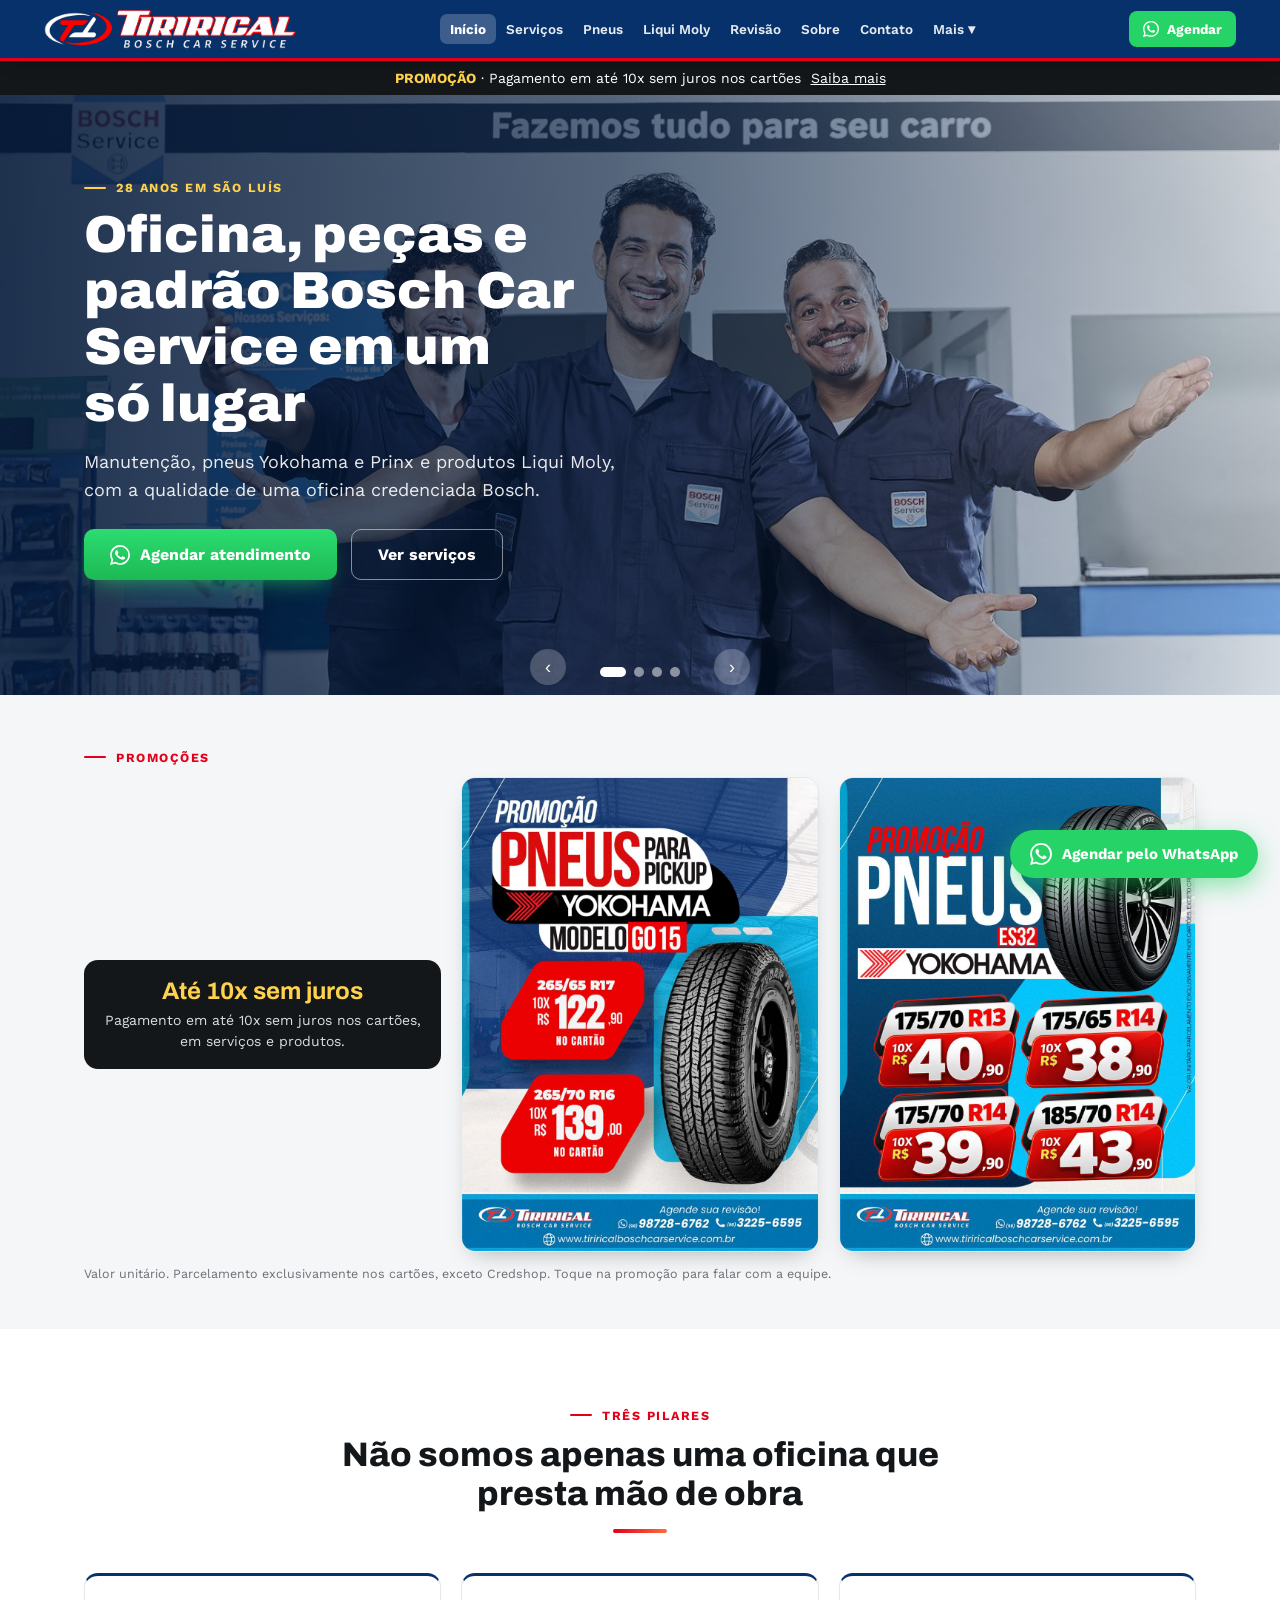
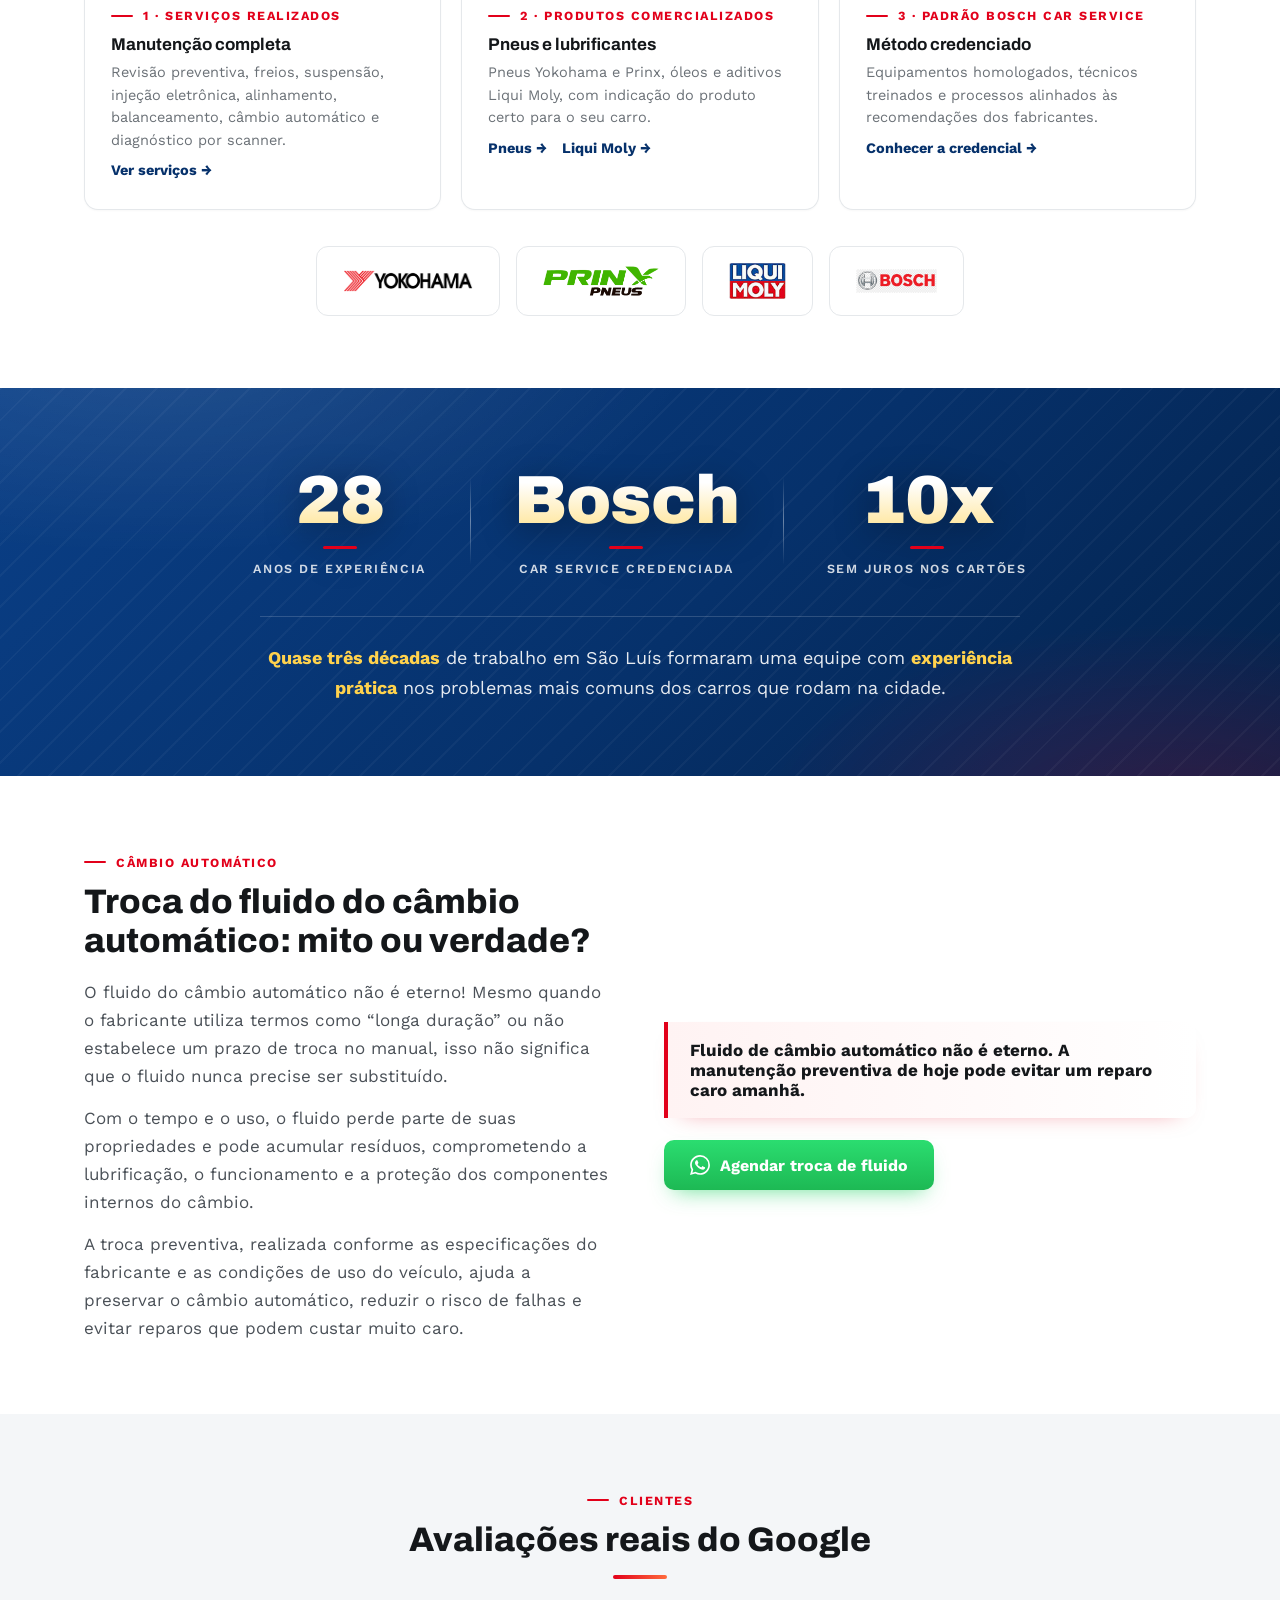
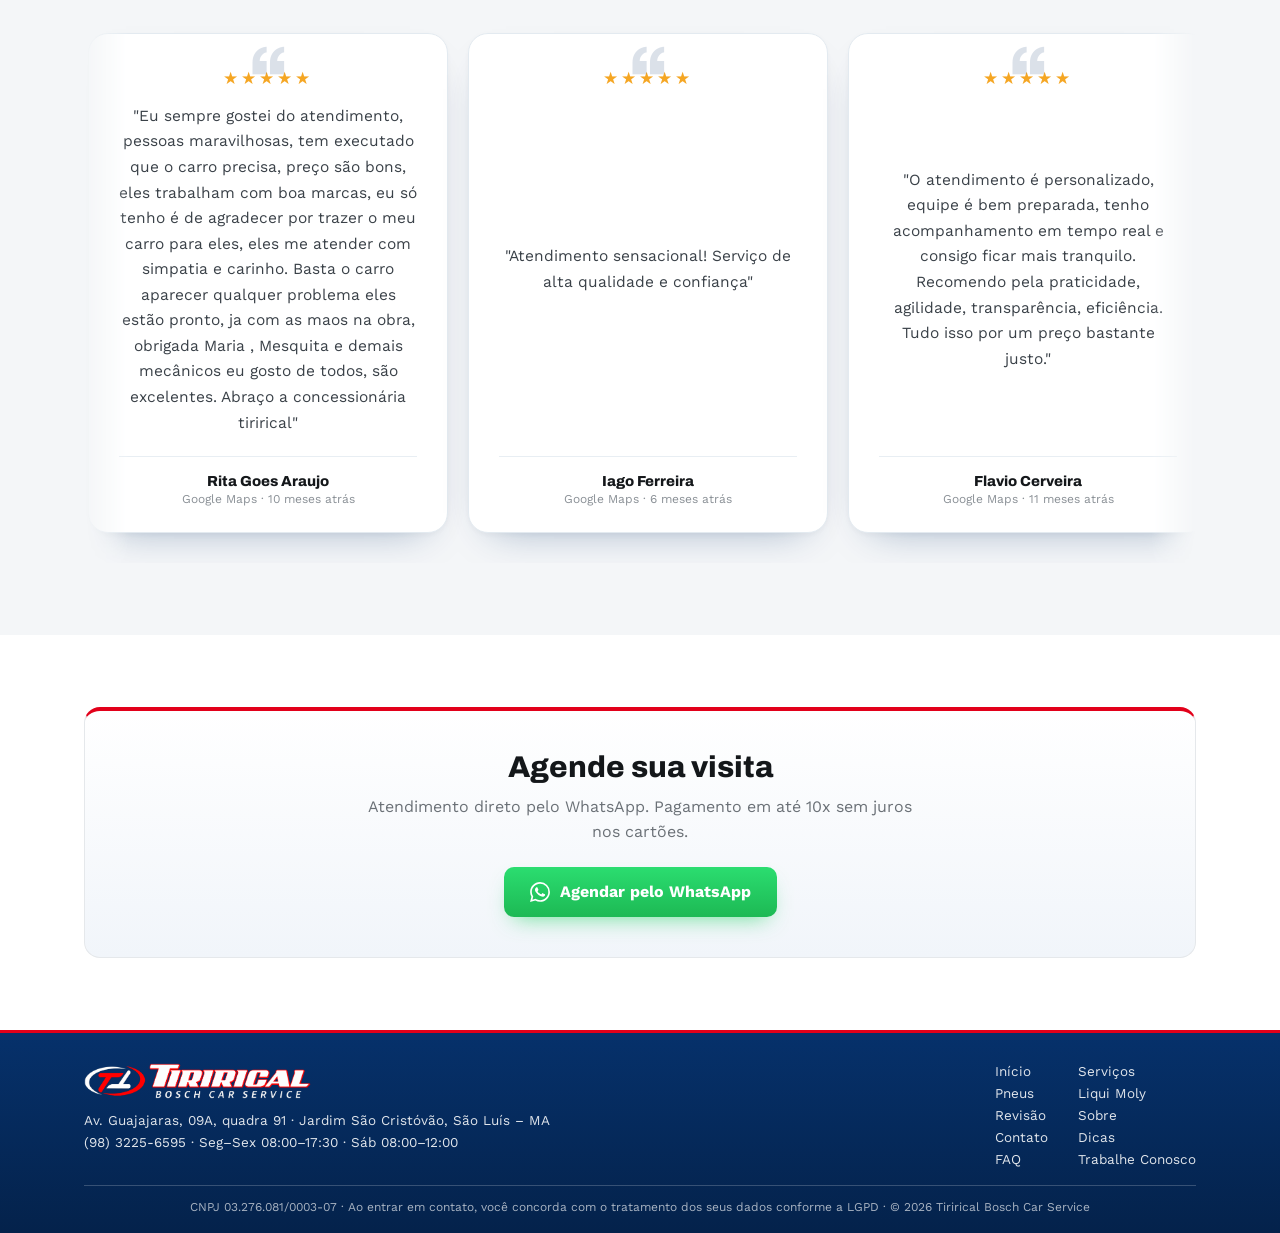
<file: index.html>
<!DOCTYPE html>
<html lang="pt-BR"><head><meta charset="utf-8"><meta name="viewport" content="width=device-width,initial-scale=1"><title>Início | Tirirical Bosch Car Service</title>
<link rel="preconnect" href="https://fonts.googleapis.com"><link rel="preconnect" href="https://fonts.gstatic.com" crossorigin>
<link href="https://fonts.googleapis.com/css2?family=Archivo:wght@600;700;800;900&family=Work+Sans:wght@400;500;600;700&display=swap" rel="stylesheet">
<link rel="stylesheet" href="site.css"><script src="site.js" defer></script></head><body>
<header class="hdr"><div class="in"><a class="brand" href="index.html"><img class="logo-t" src="assets/logo-tirirical.png" alt="Tirirical Bosch Car Service"></a>
<nav class="nav"><a href="index.html" class="on">Início</a><a href="servicos.html">Serviços</a><a href="pneus.html">Pneus</a><a href="liquimoly.html">Liqui Moly</a><a href="revisao.html">Revisão</a><a href="sobre.html">Sobre</a><a href="contato.html">Contato</a><div class="more"><span tabindex="0">Mais ▾</span><div class="panel"><a href="dicas.html">Dicas</a><a href="faq.html">FAQ</a><a href="trabalhe-conosco.html">Trabalhe Conosco</a></div></div></nav>
<a class="hcta" href="https://wa.me/559832256595?text=Vim%20do%20site.%20Gostaria%20de%20agendar%20um%20atendimento." target="_blank" rel="noopener"><svg viewBox="0 0 24 24" fill="currentColor"><path d="M17.472 14.382c-.297-.149-1.758-.867-2.03-.967-.273-.099-.471-.148-.67.15-.197.297-.767.966-.94 1.164-.173.199-.347.223-.644.075-.297-.15-1.255-.463-2.39-1.475-.883-.788-1.48-1.761-1.653-2.059-.173-.297-.018-.458.13-.606.134-.133.298-.347.446-.52.149-.174.198-.298.298-.497.099-.198.05-.371-.025-.52-.075-.149-.669-1.612-.916-2.207-.242-.579-.487-.5-.669-.51-.173-.008-.371-.01-.57-.01-.198 0-.52.074-.792.372-.272.297-1.04 1.016-1.04 2.479 0 1.462 1.065 2.875 1.213 3.074.149.198 2.096 3.2 5.077 4.487.709.306 1.262.489 1.694.625.712.227 1.36.195 1.871.118.571-.085 1.758-.719 2.006-1.413.248-.694.248-1.289.173-1.413-.074-.124-.272-.198-.57-.347m-5.421 7.403h-.004a9.87 9.87 0 01-5.031-1.378l-.361-.214-3.741.982.998-3.648-.235-.374a9.86 9.86 0 01-1.51-5.26c.001-5.45 4.436-9.884 9.888-9.884 2.64 0 5.122 1.03 6.988 2.898a9.825 9.825 0 012.893 6.994c-.003 5.45-4.437 9.884-9.885 9.884m8.413-18.297A11.815 11.815 0 0012.05 0C5.495 0 .16 5.335.157 11.892c0 2.096.547 4.142 1.588 5.945L.057 24l6.305-1.654a11.882 11.882 0 005.683 1.448h.005c6.554 0 11.89-5.335 11.893-11.893a11.821 11.821 0 00-3.48-8.413Z"/></svg>Agendar</a>
<button class="burger" id="burger" aria-label="Menu"><svg width="20" height="20" viewBox="0 0 24 24" fill="none"><path d="M4 6h16M4 12h16M4 18h16" stroke="#fff" stroke-width="2" stroke-linecap="round"/></svg></button></div>
<div class="mpanel" id="mpanel"><a href="index.html" class="on">Início</a><a href="servicos.html">Serviços</a><a href="pneus.html">Pneus</a><a href="liquimoly.html">Liqui Moly</a><a href="revisao.html">Revisão</a><a href="sobre.html">Sobre</a><a href="contato.html">Contato</a><a href="dicas.html">Dicas</a><a href="faq.html">FAQ</a><a href="trabalhe-conosco.html">Trabalhe Conosco</a></div></header>
<div class="promo"><b>PROMOÇÃO</b> · Pagamento em até 10x sem juros nos cartões<a href="#cambio">Saiba mais</a></div>
<section class="hero"><div class="slides">
<div class="slide on"><img src="assets/hero-bosch.jpg" alt="" ><div class="wrap"><div class="cap"><div class="eyebrow">28 anos em São Luís</div><h1>Oficina, peças e padrão Bosch Car Service em um só lugar</h1><p>Manutenção, pneus Yokohama e Prinx e produtos Liqui Moly, com a qualidade de uma oficina credenciada Bosch.</p><div class="row"><a class="btn btn-wa" href="https://wa.me/559832256595?text=Vim%20do%20site.%20Gostaria%20de%20agendar%20um%20atendimento." target="_blank" rel="noopener"><svg viewBox="0 0 24 24" fill="currentColor"><path d="M17.472 14.382c-.297-.149-1.758-.867-2.03-.967-.273-.099-.471-.148-.67.15-.197.297-.767.966-.94 1.164-.173.199-.347.223-.644.075-.297-.15-1.255-.463-2.39-1.475-.883-.788-1.48-1.761-1.653-2.059-.173-.297-.018-.458.13-.606.134-.133.298-.347.446-.52.149-.174.198-.298.298-.497.099-.198.05-.371-.025-.52-.075-.149-.669-1.612-.916-2.207-.242-.579-.487-.5-.669-.51-.173-.008-.371-.01-.57-.01-.198 0-.52.074-.792.372-.272.297-1.04 1.016-1.04 2.479 0 1.462 1.065 2.875 1.213 3.074.149.198 2.096 3.2 5.077 4.487.709.306 1.262.489 1.694.625.712.227 1.36.195 1.871.118.571-.085 1.758-.719 2.006-1.413.248-.694.248-1.289.173-1.413-.074-.124-.272-.198-.57-.347m-5.421 7.403h-.004a9.87 9.87 0 01-5.031-1.378l-.361-.214-3.741.982.998-3.648-.235-.374a9.86 9.86 0 01-1.51-5.26c.001-5.45 4.436-9.884 9.888-9.884 2.64 0 5.122 1.03 6.988 2.898a9.825 9.825 0 012.893 6.994c-.003 5.45-4.437 9.884-9.885 9.884m8.413-18.297A11.815 11.815 0 0012.05 0C5.495 0 .16 5.335.157 11.892c0 2.096.547 4.142 1.588 5.945L.057 24l6.305-1.654a11.882 11.882 0 005.683 1.448h.005c6.554 0 11.89-5.335 11.893-11.893a11.821 11.821 0 00-3.48-8.413Z"/></svg>Agendar atendimento</a><a class="btn btn-line" href="servicos.html">Ver serviços</a></div></div></div></div>
<div class="slide"><img src="assets/fachada-nova.jpg" alt="" loading="lazy"><div class="wrap"><div class="cap"><div class="eyebrow">No Tirirical</div><h1>28 anos de experiência cuidando do seu carro</h1><p>Venha conhecer a oficina na Av. Guajajaras e fale com uma equipe que atende você pelo nome.</p><div class="row"><a class="btn btn-wa" href="https://wa.me/559832256595?text=Vim%20do%20site.%20Gostaria%20de%20agendar%20uma%20visita." target="_blank" rel="noopener"><svg viewBox="0 0 24 24" fill="currentColor"><path d="M17.472 14.382c-.297-.149-1.758-.867-2.03-.967-.273-.099-.471-.148-.67.15-.197.297-.767.966-.94 1.164-.173.199-.347.223-.644.075-.297-.15-1.255-.463-2.39-1.475-.883-.788-1.48-1.761-1.653-2.059-.173-.297-.018-.458.13-.606.134-.133.298-.347.446-.52.149-.174.198-.298.298-.497.099-.198.05-.371-.025-.52-.075-.149-.669-1.612-.916-2.207-.242-.579-.487-.5-.669-.51-.173-.008-.371-.01-.57-.01-.198 0-.52.074-.792.372-.272.297-1.04 1.016-1.04 2.479 0 1.462 1.065 2.875 1.213 3.074.149.198 2.096 3.2 5.077 4.487.709.306 1.262.489 1.694.625.712.227 1.36.195 1.871.118.571-.085 1.758-.719 2.006-1.413.248-.694.248-1.289.173-1.413-.074-.124-.272-.198-.57-.347m-5.421 7.403h-.004a9.87 9.87 0 01-5.031-1.378l-.361-.214-3.741.982.998-3.648-.235-.374a9.86 9.86 0 01-1.51-5.26c.001-5.45 4.436-9.884 9.888-9.884 2.64 0 5.122 1.03 6.988 2.898a9.825 9.825 0 012.893 6.994c-.003 5.45-4.437 9.884-9.885 9.884m8.413-18.297A11.815 11.815 0 0012.05 0C5.495 0 .16 5.335.157 11.892c0 2.096.547 4.142 1.588 5.945L.057 24l6.305-1.654a11.882 11.882 0 005.683 1.448h.005c6.554 0 11.89-5.335 11.893-11.893a11.821 11.821 0 00-3.48-8.413Z"/></svg>Agendar visita</a><a class="btn btn-line" href="sobre.html">Conhecer a oficina</a></div></div></div></div>
<div class="slide"><img src="assets/equipe-bosch.avif" alt="" loading="lazy"><div class="wrap"><div class="cap"><div class="eyebrow">Equipe técnica</div><h1>Diagnóstico eletrônico feito por quem conhece o seu carro</h1><p>Scanner Bosch KTS, alinhamento, balanceamento e revisão completa em um só atendimento.</p><div class="row"><a class="btn btn-wa" href="https://wa.me/559832256595?text=Vim%20do%20site.%20Gostaria%20de%20falar%20sobre%20diagn%C3%B3stico." target="_blank" rel="noopener"><svg viewBox="0 0 24 24" fill="currentColor"><path d="M17.472 14.382c-.297-.149-1.758-.867-2.03-.967-.273-.099-.471-.148-.67.15-.197.297-.767.966-.94 1.164-.173.199-.347.223-.644.075-.297-.15-1.255-.463-2.39-1.475-.883-.788-1.48-1.761-1.653-2.059-.173-.297-.018-.458.13-.606.134-.133.298-.347.446-.52.149-.174.198-.298.298-.497.099-.198.05-.371-.025-.52-.075-.149-.669-1.612-.916-2.207-.242-.579-.487-.5-.669-.51-.173-.008-.371-.01-.57-.01-.198 0-.52.074-.792.372-.272.297-1.04 1.016-1.04 2.479 0 1.462 1.065 2.875 1.213 3.074.149.198 2.096 3.2 5.077 4.487.709.306 1.262.489 1.694.625.712.227 1.36.195 1.871.118.571-.085 1.758-.719 2.006-1.413.248-.694.248-1.289.173-1.413-.074-.124-.272-.198-.57-.347m-5.421 7.403h-.004a9.87 9.87 0 01-5.031-1.378l-.361-.214-3.741.982.998-3.648-.235-.374a9.86 9.86 0 01-1.51-5.26c.001-5.45 4.436-9.884 9.888-9.884 2.64 0 5.122 1.03 6.988 2.898a9.825 9.825 0 012.893 6.994c-.003 5.45-4.437 9.884-9.885 9.884m8.413-18.297A11.815 11.815 0 0012.05 0C5.495 0 .16 5.335.157 11.892c0 2.096.547 4.142 1.588 5.945L.057 24l6.305-1.654a11.882 11.882 0 005.683 1.448h.005c6.554 0 11.89-5.335 11.893-11.893a11.821 11.821 0 00-3.48-8.413Z"/></svg>Falar com a equipe</a><a class="btn btn-line" href="servicos.html">Ver serviços</a></div></div></div></div>
<div class="slide"><img src="assets/oficina-hero.jpeg" alt="" loading="lazy"><div class="wrap"><div class="cap"><div class="eyebrow">Revisão preventiva</div><h1>Resolva antes que vire pane</h1><p>Revisão com checklist Bosch e orçamento aprovado por você antes de qualquer serviço.</p><div class="row"><a class="btn btn-wa" href="https://wa.me/559832256595?text=Vim%20do%20site.%20Gostaria%20de%20agendar%20uma%20revis%C3%A3o%20preventiva." target="_blank" rel="noopener"><svg viewBox="0 0 24 24" fill="currentColor"><path d="M17.472 14.382c-.297-.149-1.758-.867-2.03-.967-.273-.099-.471-.148-.67.15-.197.297-.767.966-.94 1.164-.173.199-.347.223-.644.075-.297-.15-1.255-.463-2.39-1.475-.883-.788-1.48-1.761-1.653-2.059-.173-.297-.018-.458.13-.606.134-.133.298-.347.446-.52.149-.174.198-.298.298-.497.099-.198.05-.371-.025-.52-.075-.149-.669-1.612-.916-2.207-.242-.579-.487-.5-.669-.51-.173-.008-.371-.01-.57-.01-.198 0-.52.074-.792.372-.272.297-1.04 1.016-1.04 2.479 0 1.462 1.065 2.875 1.213 3.074.149.198 2.096 3.2 5.077 4.487.709.306 1.262.489 1.694.625.712.227 1.36.195 1.871.118.571-.085 1.758-.719 2.006-1.413.248-.694.248-1.289.173-1.413-.074-.124-.272-.198-.57-.347m-5.421 7.403h-.004a9.87 9.87 0 01-5.031-1.378l-.361-.214-3.741.982.998-3.648-.235-.374a9.86 9.86 0 01-1.51-5.26c.001-5.45 4.436-9.884 9.888-9.884 2.64 0 5.122 1.03 6.988 2.898a9.825 9.825 0 012.893 6.994c-.003 5.45-4.437 9.884-9.885 9.884m8.413-18.297A11.815 11.815 0 0012.05 0C5.495 0 .16 5.335.157 11.892c0 2.096.547 4.142 1.588 5.945L.057 24l6.305-1.654a11.882 11.882 0 005.683 1.448h.005c6.554 0 11.89-5.335 11.893-11.893a11.821 11.821 0 00-3.48-8.413Z"/></svg>Agendar revisão</a><a class="btn btn-line" href="revisao.html">Como funciona</a></div></div></div></div>
</div><button class="arrow l" aria-label="Anterior">‹</button><button class="arrow r" aria-label="Próximo">›</button><div class="dots"><button class="on"></button><button></button><button></button><button></button></div></section>
<section class="sec sm alt"><div class="wrap"><div class="eyebrow">Promoções</div><div class="grid g3">
<div class="promo-card"><b>Até 10x sem juros</b><p>Pagamento em até 10x sem juros nos cartões, em serviços e produtos.</p></div>
<a class="promo-img" href="https://wa.me/559832256595?text=Vim%20do%20site.%20Quero%20saber%20da%20promo%C3%A7%C3%A3o%20de%20pneus%20Yokohama%20G015." target="_blank" rel="noopener"><img src="assets/promo-g015.jpeg" alt="Promoção pneus para pickup Yokohama G015: 265/65 R17 em 10x de R$ 122,90 e 265/70 R16 em 10x de R$ 139,00 no cartão"></a>
<a class="promo-img" href="https://wa.me/559832256595?text=Vim%20do%20site.%20Quero%20saber%20da%20promo%C3%A7%C3%A3o%20de%20pneus%20Yokohama%20ES32." target="_blank" rel="noopener"><img src="assets/promo-es32.jpeg" alt="Promoção pneus Yokohama ES32: aro 13 e 14 em 10x a partir de R$ 38,90"></a></div>
<p style="margin-top:14px;font-size:12.5px;color:var(--mut)">Valor unitário. Parcelamento exclusivamente nos cartões, exceto Credshop. Toque na promoção para falar com a equipe.</p></div></section>
<section class="sec"><div class="wrap"><div class="center mx mb"><div class="eyebrow">Três pilares</div><h2 class="t">Não somos apenas uma oficina que presta mão de obra</h2></div>
<div class="grid g3">
<div class="card"><div class="eyebrow">1 · Serviços realizados</div><h3>Manutenção completa</h3><p>Revisão preventiva, freios, suspensão, injeção eletrônica, alinhamento, balanceamento, câmbio automático e diagnóstico por scanner.</p><p><a href="servicos.html"><b>Ver serviços →</b></a></p></div>
<div class="card"><div class="eyebrow">2 · Produtos comercializados</div><h3>Pneus e lubrificantes</h3><p>Pneus Yokohama e Prinx, óleos e aditivos Liqui Moly, com indicação do produto certo para o seu carro.</p><p><a href="pneus.html"><b>Pneus →</b></a> &nbsp; <a href="liquimoly.html"><b>Liqui Moly →</b></a></p></div>
<div class="card"><div class="eyebrow">3 · Padrão Bosch Car Service</div><h3>Método credenciado</h3><p>Equipamentos homologados, técnicos treinados e processos alinhados às recomendações dos fabricantes.</p><p><a href="sobre.html"><b>Conhecer a credencial →</b></a></p></div></div>
<div class="center" style="margin-top:36px"><div class="brands"><a href="pneus.html" aria-label="Yokohama"><img src="assets/logo-yokohama.png" alt="Yokohama" style="height:22px"></a><a href="pneus.html" aria-label="Prinx"><img src="assets/logo-prinx.png" alt="Prinx Pneus" style="height:30px"></a><a href="liquimoly.html" aria-label="Liqui Moly"><img src="assets/logo-liquimoly.png" alt="Liqui Moly" style="height:36px"></a><a href="sobre.html" aria-label="Bosch"><img src="assets/logo-bosch.png" alt="Bosch" style="height:24px"></a></div></div></div></section>
<section class="sec blue"><div class="wrap"><div class="stats"><div><b>28</b><span>anos de experiência</span></div><div><b>Bosch</b><span>Car Service credenciada</span></div><div><b>10x</b><span>sem juros nos cartões</span></div></div>
<p class="lead center mx" style="margin-top:34px"><strong>Quase três décadas</strong> de trabalho em São Luís formaram uma equipe com <strong>experiência prática</strong> nos problemas mais comuns dos carros que rodam na cidade.</p></div></section>
<section class="sec" id="cambio"><div class="wrap"><div class="split"><div><div class="eyebrow">Câmbio automático</div><h2 class="t">Troca do fluido do câmbio automático: mito ou verdade?</h2>
<p class="lead" style="margin-top:18px">O fluido do câmbio automático não é eterno! Mesmo quando o fabricante utiliza termos como “longa duração” ou não estabelece um prazo de troca no manual, isso não significa que o fluido nunca precise ser substituído.</p>
<p class="lead" style="margin-top:14px">Com o tempo e o uso, o fluido perde parte de suas propriedades e pode acumular resíduos, comprometendo a lubrificação, o funcionamento e a proteção dos componentes internos do câmbio.</p>
<p class="lead" style="margin-top:14px">A troca preventiva, realizada conforme as especificações do fabricante e as condições de uso do veículo, ajuda a preservar o câmbio automático, reduzir o risco de falhas e evitar reparos que podem custar muito caro.</p></div>
<div><div class="note">Fluido de câmbio automático não é eterno. A manutenção preventiva de hoje pode evitar um reparo caro amanhã.</div><div class="row mt"><a class="btn btn-wa" href="https://wa.me/559832256595?text=Vim%20do%20site.%20Gostaria%20de%20agendar%20a%20troca%20de%20fluido%20do%20c%C3%A2mbio%20autom%C3%A1tico." target="_blank" rel="noopener"><svg viewBox="0 0 24 24" fill="currentColor"><path d="M17.472 14.382c-.297-.149-1.758-.867-2.03-.967-.273-.099-.471-.148-.67.15-.197.297-.767.966-.94 1.164-.173.199-.347.223-.644.075-.297-.15-1.255-.463-2.39-1.475-.883-.788-1.48-1.761-1.653-2.059-.173-.297-.018-.458.13-.606.134-.133.298-.347.446-.52.149-.174.198-.298.298-.497.099-.198.05-.371-.025-.52-.075-.149-.669-1.612-.916-2.207-.242-.579-.487-.5-.669-.51-.173-.008-.371-.01-.57-.01-.198 0-.52.074-.792.372-.272.297-1.04 1.016-1.04 2.479 0 1.462 1.065 2.875 1.213 3.074.149.198 2.096 3.2 5.077 4.487.709.306 1.262.489 1.694.625.712.227 1.36.195 1.871.118.571-.085 1.758-.719 2.006-1.413.248-.694.248-1.289.173-1.413-.074-.124-.272-.198-.57-.347m-5.421 7.403h-.004a9.87 9.87 0 01-5.031-1.378l-.361-.214-3.741.982.998-3.648-.235-.374a9.86 9.86 0 01-1.51-5.26c.001-5.45 4.436-9.884 9.888-9.884 2.64 0 5.122 1.03 6.988 2.898a9.825 9.825 0 012.893 6.994c-.003 5.45-4.437 9.884-9.885 9.884m8.413-18.297A11.815 11.815 0 0012.05 0C5.495 0 .16 5.335.157 11.892c0 2.096.547 4.142 1.588 5.945L.057 24l6.305-1.654a11.882 11.882 0 005.683 1.448h.005c6.554 0 11.89-5.335 11.893-11.893a11.821 11.821 0 00-3.48-8.413Z"/></svg>Agendar troca de fluido</a></div></div></div></div></section>
<section class="sec alt"><div class="wrap"><div class="center mb"><div class="eyebrow">Clientes</div><h2 class="t">Avaliações reais do Google</h2></div><div class="rv"><div class="rv-track"><div class="quote"><div class="st">★★★★★</div><p>"Eu sempre gostei do atendimento, pessoas maravilhosas, tem executado que o carro precisa, preço são bons, eles trabalham com boa marcas, eu só tenho é de agradecer por trazer o meu carro para eles, eles me atender com simpatia e carinho. Basta o carro aparecer qualquer problema eles estão pronto, ja com as maos na obra, obrigada Maria , Mesquita e demais mecânicos eu gosto de todos, são excelentes. Abraço a concessionária tirirical"</p><div class="who">Rita Goes Araujo<small>Google Maps · 10 meses atrás</small></div></div><div class="quote"><div class="st">★★★★★</div><p>"Atendimento sensacional! Serviço de alta qualidade e confiança"</p><div class="who">Iago Ferreira<small>Google Maps · 6 meses atrás</small></div></div><div class="quote"><div class="st">★★★★★</div><p>"O atendimento é personalizado, equipe é bem preparada, tenho acompanhamento em tempo real e consigo ficar mais tranquilo. Recomendo pela praticidade, agilidade, transparência, eficiência. Tudo isso por um preço bastante justo."</p><div class="who">Flavio Cerveira<small>Google Maps · 11 meses atrás</small></div></div><div class="quote"><div class="st">★★★★★</div><p>"Ótimo atendimento 👏<br>Qualidade do serviço 10"</p><div class="who">Emilly Cirqueira<small>Google Maps · um ano atrás</small></div></div><div class="quote"><div class="st">★★★★★</div><p>"Excelente serviço. Oficina totalmente equipada com preços honestos. Recomendo."</p><div class="who">José Edmundo de Medeiros Soares<small>Google Maps · Local Guide · um ano atrás</small></div></div><div class="quote"><div class="st">★★★★★</div><p>"Atendimento atencioso, honesto e competente. Equipe coordenada por Mesquita faz um ótimo serviço. Honestidade e Competência."</p><div class="who">Justino Macieira Neto<small>Google Maps · Local Guide · 2 anos atrás</small></div></div><div class="quote"><div class="st">★★★★★</div><p>"Oficina séria, com profissionais honestos e preços justos. Atendimento sem igual, com feedback! Parabéns, virei cliente da loja!"</p><div class="who">Rafael Fiuza<small>Google Maps · Local Guide · 7 anos atrás</small></div></div><div class="quote"><div class="st">★★★★★</div><p>"Excelente atendimento, serviço e preço justo."</p><div class="who">Jussara Lins<small>Google Maps · Local Guide · 6 anos atrás</small></div></div><div class="quote"><div class="st">★★★★★</div><p>"Super recomendo, local de pessoas honestas. O mecânico líder, Sr. Mesquita, é a maior razão de eu frequentar o ambiente."</p><div class="who">André Serra<small>Google Maps · Local Guide · 3 anos atrás</small></div></div><div class="quote"><div class="st">★★★★★</div><p>"Ótimo atendimento e serviço de qualidade. Indico."</p><div class="who">Villa Encantada<small>Google Maps · Local Guide · 6 anos atrás</small></div></div><span style="display:contents" aria-hidden="true"><div class="quote"><div class="st">★★★★★</div><p>"Eu sempre gostei do atendimento, pessoas maravilhosas, tem executado que o carro precisa, preço são bons, eles trabalham com boa marcas, eu só tenho é de agradecer por trazer o meu carro para eles, eles me atender com simpatia e carinho. Basta o carro aparecer qualquer problema eles estão pronto, ja com as maos na obra, obrigada Maria , Mesquita e demais mecânicos eu gosto de todos, são excelentes. Abraço a concessionária tirirical"</p><div class="who">Rita Goes Araujo<small>Google Maps · 10 meses atrás</small></div></div><div class="quote"><div class="st">★★★★★</div><p>"Atendimento sensacional! Serviço de alta qualidade e confiança"</p><div class="who">Iago Ferreira<small>Google Maps · 6 meses atrás</small></div></div><div class="quote"><div class="st">★★★★★</div><p>"O atendimento é personalizado, equipe é bem preparada, tenho acompanhamento em tempo real e consigo ficar mais tranquilo. Recomendo pela praticidade, agilidade, transparência, eficiência. Tudo isso por um preço bastante justo."</p><div class="who">Flavio Cerveira<small>Google Maps · 11 meses atrás</small></div></div><div class="quote"><div class="st">★★★★★</div><p>"Ótimo atendimento 👏<br>Qualidade do serviço 10"</p><div class="who">Emilly Cirqueira<small>Google Maps · um ano atrás</small></div></div><div class="quote"><div class="st">★★★★★</div><p>"Excelente serviço. Oficina totalmente equipada com preços honestos. Recomendo."</p><div class="who">José Edmundo de Medeiros Soares<small>Google Maps · Local Guide · um ano atrás</small></div></div><div class="quote"><div class="st">★★★★★</div><p>"Atendimento atencioso, honesto e competente. Equipe coordenada por Mesquita faz um ótimo serviço. Honestidade e Competência."</p><div class="who">Justino Macieira Neto<small>Google Maps · Local Guide · 2 anos atrás</small></div></div><div class="quote"><div class="st">★★★★★</div><p>"Oficina séria, com profissionais honestos e preços justos. Atendimento sem igual, com feedback! Parabéns, virei cliente da loja!"</p><div class="who">Rafael Fiuza<small>Google Maps · Local Guide · 7 anos atrás</small></div></div><div class="quote"><div class="st">★★★★★</div><p>"Excelente atendimento, serviço e preço justo."</p><div class="who">Jussara Lins<small>Google Maps · Local Guide · 6 anos atrás</small></div></div><div class="quote"><div class="st">★★★★★</div><p>"Super recomendo, local de pessoas honestas. O mecânico líder, Sr. Mesquita, é a maior razão de eu frequentar o ambiente."</p><div class="who">André Serra<small>Google Maps · Local Guide · 3 anos atrás</small></div></div><div class="quote"><div class="st">★★★★★</div><p>"Ótimo atendimento e serviço de qualidade. Indico."</p><div class="who">Villa Encantada<small>Google Maps · Local Guide · 6 anos atrás</small></div></div></span></div></div></div></section>
<section class="sec"><div class="wrap"><div class="cta-box"><h2>Agende sua visita</h2><p>Atendimento direto pelo WhatsApp. Pagamento em até 10x sem juros nos cartões.</p><div class="row c"><a class="btn btn-wa" href="https://wa.me/559832256595?text=Vim%20do%20site.%20Gostaria%20de%20agendar%20uma%20visita." target="_blank" rel="noopener"><svg viewBox="0 0 24 24" fill="currentColor"><path d="M17.472 14.382c-.297-.149-1.758-.867-2.03-.967-.273-.099-.471-.148-.67.15-.197.297-.767.966-.94 1.164-.173.199-.347.223-.644.075-.297-.15-1.255-.463-2.39-1.475-.883-.788-1.48-1.761-1.653-2.059-.173-.297-.018-.458.13-.606.134-.133.298-.347.446-.52.149-.174.198-.298.298-.497.099-.198.05-.371-.025-.52-.075-.149-.669-1.612-.916-2.207-.242-.579-.487-.5-.669-.51-.173-.008-.371-.01-.57-.01-.198 0-.52.074-.792.372-.272.297-1.04 1.016-1.04 2.479 0 1.462 1.065 2.875 1.213 3.074.149.198 2.096 3.2 5.077 4.487.709.306 1.262.489 1.694.625.712.227 1.36.195 1.871.118.571-.085 1.758-.719 2.006-1.413.248-.694.248-1.289.173-1.413-.074-.124-.272-.198-.57-.347m-5.421 7.403h-.004a9.87 9.87 0 01-5.031-1.378l-.361-.214-3.741.982.998-3.648-.235-.374a9.86 9.86 0 01-1.51-5.26c.001-5.45 4.436-9.884 9.888-9.884 2.64 0 5.122 1.03 6.988 2.898a9.825 9.825 0 012.893 6.994c-.003 5.45-4.437 9.884-9.885 9.884m8.413-18.297A11.815 11.815 0 0012.05 0C5.495 0 .16 5.335.157 11.892c0 2.096.547 4.142 1.588 5.945L.057 24l6.305-1.654a11.882 11.882 0 005.683 1.448h.005c6.554 0 11.89-5.335 11.893-11.893a11.821 11.821 0 00-3.48-8.413Z"/></svg>Agendar pelo WhatsApp</a></div></div></div></section>
<footer class="ftr"><div class="wrap"><div class="fr"><div><a class="brand" href="index.html"><img class="logo-t" src="assets/logo-tirirical.png" alt="Tirirical Bosch Car Service"></a><div class="fi">Av. Guajajaras, 09A, quadra 91 · Jardim São Cristóvão, São Luís – MA<br>(98) 3225-6595 · Seg–Sex 08:00–17:30 · Sáb 08:00–12:00</div></div>
<nav><a href="index.html">Início</a><a href="servicos.html">Serviços</a><a href="pneus.html">Pneus</a><a href="liquimoly.html">Liqui Moly</a><a href="revisao.html">Revisão</a><a href="sobre.html">Sobre</a><a href="contato.html">Contato</a><a href="dicas.html">Dicas</a><a href="faq.html">FAQ</a><a href="trabalhe-conosco.html">Trabalhe Conosco</a></nav></div>
<div class="legal">CNPJ 03.276.081/0003-07 · Ao entrar em contato, você concorda com o tratamento dos seus dados conforme a LGPD · © 2026 Tirirical Bosch Car Service</div></div></footer>
<a class="fwa" href="https://wa.me/559832256595?text=Vim%20do%20site.%20Gostaria%20de%20agendar%20um%20atendimento." target="_blank" rel="noopener"><svg viewBox="0 0 24 24" fill="currentColor"><path d="M17.472 14.382c-.297-.149-1.758-.867-2.03-.967-.273-.099-.471-.148-.67.15-.197.297-.767.966-.94 1.164-.173.199-.347.223-.644.075-.297-.15-1.255-.463-2.39-1.475-.883-.788-1.48-1.761-1.653-2.059-.173-.297-.018-.458.13-.606.134-.133.298-.347.446-.52.149-.174.198-.298.298-.497.099-.198.05-.371-.025-.52-.075-.149-.669-1.612-.916-2.207-.242-.579-.487-.5-.669-.51-.173-.008-.371-.01-.57-.01-.198 0-.52.074-.792.372-.272.297-1.04 1.016-1.04 2.479 0 1.462 1.065 2.875 1.213 3.074.149.198 2.096 3.2 5.077 4.487.709.306 1.262.489 1.694.625.712.227 1.36.195 1.871.118.571-.085 1.758-.719 2.006-1.413.248-.694.248-1.289.173-1.413-.074-.124-.272-.198-.57-.347m-5.421 7.403h-.004a9.87 9.87 0 01-5.031-1.378l-.361-.214-3.741.982.998-3.648-.235-.374a9.86 9.86 0 01-1.51-5.26c.001-5.45 4.436-9.884 9.888-9.884 2.64 0 5.122 1.03 6.988 2.898a9.825 9.825 0 012.893 6.994c-.003 5.45-4.437 9.884-9.885 9.884m8.413-18.297A11.815 11.815 0 0012.05 0C5.495 0 .16 5.335.157 11.892c0 2.096.547 4.142 1.588 5.945L.057 24l6.305-1.654a11.882 11.882 0 005.683 1.448h.005c6.554 0 11.89-5.335 11.893-11.893a11.821 11.821 0 00-3.48-8.413Z"/></svg><span>Agendar pelo WhatsApp</span></a>
</body></html>
</file>
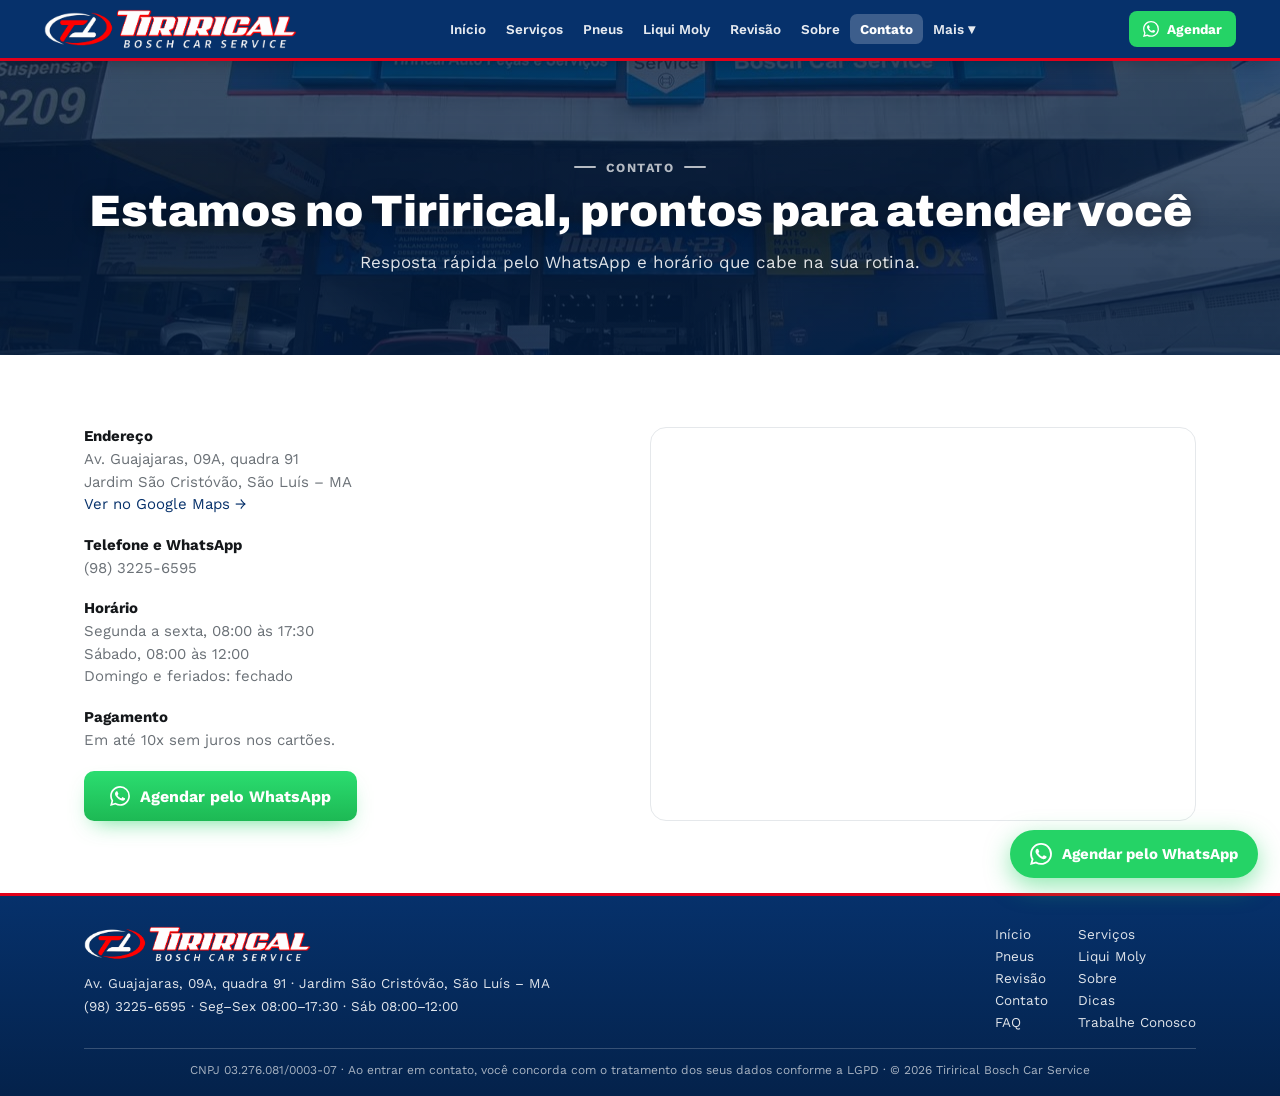
<file: contato.html>
<!DOCTYPE html>
<html lang="pt-BR"><head><meta charset="utf-8"><meta name="viewport" content="width=device-width,initial-scale=1"><title>Contato | Tirirical Bosch Car Service</title>
<link rel="preconnect" href="https://fonts.googleapis.com"><link rel="preconnect" href="https://fonts.gstatic.com" crossorigin>
<link href="https://fonts.googleapis.com/css2?family=Archivo:wght@600;700;800;900&family=Work+Sans:wght@400;500;600;700&display=swap" rel="stylesheet">
<link rel="stylesheet" href="site.css"><script src="site.js" defer></script></head><body>
<header class="hdr"><div class="in"><a class="brand" href="index.html"><img class="logo-t" src="assets/logo-tirirical.png" alt="Tirirical Bosch Car Service"></a>
<nav class="nav"><a href="index.html">Início</a><a href="servicos.html">Serviços</a><a href="pneus.html">Pneus</a><a href="liquimoly.html">Liqui Moly</a><a href="revisao.html">Revisão</a><a href="sobre.html">Sobre</a><a href="contato.html" class="on">Contato</a><div class="more"><span tabindex="0">Mais ▾</span><div class="panel"><a href="dicas.html">Dicas</a><a href="faq.html">FAQ</a><a href="trabalhe-conosco.html">Trabalhe Conosco</a></div></div></nav>
<a class="hcta" href="https://wa.me/559832256595?text=Vim%20da%20p%C3%A1gina%20de%20Contato.%20Gostaria%20de%20agendar." target="_blank" rel="noopener"><svg viewBox="0 0 24 24" fill="currentColor"><path d="M17.472 14.382c-.297-.149-1.758-.867-2.03-.967-.273-.099-.471-.148-.67.15-.197.297-.767.966-.94 1.164-.173.199-.347.223-.644.075-.297-.15-1.255-.463-2.39-1.475-.883-.788-1.48-1.761-1.653-2.059-.173-.297-.018-.458.13-.606.134-.133.298-.347.446-.52.149-.174.198-.298.298-.497.099-.198.05-.371-.025-.52-.075-.149-.669-1.612-.916-2.207-.242-.579-.487-.5-.669-.51-.173-.008-.371-.01-.57-.01-.198 0-.52.074-.792.372-.272.297-1.04 1.016-1.04 2.479 0 1.462 1.065 2.875 1.213 3.074.149.198 2.096 3.2 5.077 4.487.709.306 1.262.489 1.694.625.712.227 1.36.195 1.871.118.571-.085 1.758-.719 2.006-1.413.248-.694.248-1.289.173-1.413-.074-.124-.272-.198-.57-.347m-5.421 7.403h-.004a9.87 9.87 0 01-5.031-1.378l-.361-.214-3.741.982.998-3.648-.235-.374a9.86 9.86 0 01-1.51-5.26c.001-5.45 4.436-9.884 9.888-9.884 2.64 0 5.122 1.03 6.988 2.898a9.825 9.825 0 012.893 6.994c-.003 5.45-4.437 9.884-9.885 9.884m8.413-18.297A11.815 11.815 0 0012.05 0C5.495 0 .16 5.335.157 11.892c0 2.096.547 4.142 1.588 5.945L.057 24l6.305-1.654a11.882 11.882 0 005.683 1.448h.005c6.554 0 11.89-5.335 11.893-11.893a11.821 11.821 0 00-3.48-8.413Z"/></svg>Agendar</a>
<button class="burger" id="burger" aria-label="Menu"><svg width="20" height="20" viewBox="0 0 24 24" fill="none"><path d="M4 6h16M4 12h16M4 18h16" stroke="#fff" stroke-width="2" stroke-linecap="round"/></svg></button></div>
<div class="mpanel" id="mpanel"><a href="index.html">Início</a><a href="servicos.html">Serviços</a><a href="pneus.html">Pneus</a><a href="liquimoly.html">Liqui Moly</a><a href="revisao.html">Revisão</a><a href="sobre.html">Sobre</a><a href="contato.html" class="on">Contato</a><a href="dicas.html">Dicas</a><a href="faq.html">FAQ</a><a href="trabalhe-conosco.html">Trabalhe Conosco</a></div></header>
<section class="page-hero has-img" style="--bg:url(assets/fachada-nova.jpg);--pos:center 40%"><div class="wrap"><div class="eyebrow">Contato</div><h1>Estamos no Tirirical, prontos para atender você</h1><p>Resposta rápida pelo WhatsApp e horário que cabe na sua rotina.</p></div></section>
<section class="sec"><div class="wrap"><div class="grid g2" style="align-items:stretch"><div class="info">
<div><b>Endereço</b><span>Av. Guajajaras, 09A, quadra 91<br>Jardim São Cristóvão, São Luís – MA<br><a href="https://maps.google.com/?q=Bosch+Car+Service+Tirirical+Auto+Pecas+São+Luis+MA" target="_blank" rel="noopener">Ver no Google Maps →</a></span></div>
<div><b>Telefone e WhatsApp</b><span>(98) 3225-6595</span></div>
<div><b>Horário</b><span>Segunda a sexta, 08:00 às 17:30<br>Sábado, 08:00 às 12:00<br>Domingo e feriados: fechado</span></div>
<div><b>Pagamento</b><span>Em até 10x sem juros nos cartões.</span></div>
<div><a class="btn btn-wa" href="https://wa.me/559832256595?text=Vim%20da%20p%C3%A1gina%20de%20Contato.%20Gostaria%20de%20agendar." target="_blank" rel="noopener"><svg viewBox="0 0 24 24" fill="currentColor"><path d="M17.472 14.382c-.297-.149-1.758-.867-2.03-.967-.273-.099-.471-.148-.67.15-.197.297-.767.966-.94 1.164-.173.199-.347.223-.644.075-.297-.15-1.255-.463-2.39-1.475-.883-.788-1.48-1.761-1.653-2.059-.173-.297-.018-.458.13-.606.134-.133.298-.347.446-.52.149-.174.198-.298.298-.497.099-.198.05-.371-.025-.52-.075-.149-.669-1.612-.916-2.207-.242-.579-.487-.5-.669-.51-.173-.008-.371-.01-.57-.01-.198 0-.52.074-.792.372-.272.297-1.04 1.016-1.04 2.479 0 1.462 1.065 2.875 1.213 3.074.149.198 2.096 3.2 5.077 4.487.709.306 1.262.489 1.694.625.712.227 1.36.195 1.871.118.571-.085 1.758-.719 2.006-1.413.248-.694.248-1.289.173-1.413-.074-.124-.272-.198-.57-.347m-5.421 7.403h-.004a9.87 9.87 0 01-5.031-1.378l-.361-.214-3.741.982.998-3.648-.235-.374a9.86 9.86 0 01-1.51-5.26c.001-5.45 4.436-9.884 9.888-9.884 2.64 0 5.122 1.03 6.988 2.898a9.825 9.825 0 012.893 6.994c-.003 5.45-4.437 9.884-9.885 9.884m8.413-18.297A11.815 11.815 0 0012.05 0C5.495 0 .16 5.335.157 11.892c0 2.096.547 4.142 1.588 5.945L.057 24l6.305-1.654a11.882 11.882 0 005.683 1.448h.005c6.554 0 11.89-5.335 11.893-11.893a11.821 11.821 0 00-3.48-8.413Z"/></svg>Agendar pelo WhatsApp</a></div></div>
<div class="photo" style="aspect-ratio:auto;min-height:380px"><iframe src="https://www.google.com/maps/embed?pb=!1m18!1m12!1m3!1d3985.820274622299!2d-44.232514025858336!3d-2.565199938359624!2m3!1f0!2f0!3f0!3m2!1i1024!2i768!4f13.1!3m3!1m2!1s0x7f6900b3f4d31cf%3A0xa27d77a8084b4fac!2sBosch%20Car%20Service%20-%20Tirirical%20Auto%20Pe%C3%A7as!5e0!3m2!1spt-BR!2sbr!4v1744078699141!5m2!1spt-BR!2sbr" style="width:100%;height:100%;min-height:380px;border:0" loading="lazy"></iframe></div></div></div></section>
<footer class="ftr"><div class="wrap"><div class="fr"><div><a class="brand" href="index.html"><img class="logo-t" src="assets/logo-tirirical.png" alt="Tirirical Bosch Car Service"></a><div class="fi">Av. Guajajaras, 09A, quadra 91 · Jardim São Cristóvão, São Luís – MA<br>(98) 3225-6595 · Seg–Sex 08:00–17:30 · Sáb 08:00–12:00</div></div>
<nav><a href="index.html">Início</a><a href="servicos.html">Serviços</a><a href="pneus.html">Pneus</a><a href="liquimoly.html">Liqui Moly</a><a href="revisao.html">Revisão</a><a href="sobre.html">Sobre</a><a href="contato.html">Contato</a><a href="dicas.html">Dicas</a><a href="faq.html">FAQ</a><a href="trabalhe-conosco.html">Trabalhe Conosco</a></nav></div>
<div class="legal">CNPJ 03.276.081/0003-07 · Ao entrar em contato, você concorda com o tratamento dos seus dados conforme a LGPD · © 2026 Tirirical Bosch Car Service</div></div></footer>
<a class="fwa" href="https://wa.me/559832256595?text=Vim%20da%20p%C3%A1gina%20de%20Contato.%20Gostaria%20de%20agendar." target="_blank" rel="noopener"><svg viewBox="0 0 24 24" fill="currentColor"><path d="M17.472 14.382c-.297-.149-1.758-.867-2.03-.967-.273-.099-.471-.148-.67.15-.197.297-.767.966-.94 1.164-.173.199-.347.223-.644.075-.297-.15-1.255-.463-2.39-1.475-.883-.788-1.48-1.761-1.653-2.059-.173-.297-.018-.458.13-.606.134-.133.298-.347.446-.52.149-.174.198-.298.298-.497.099-.198.05-.371-.025-.52-.075-.149-.669-1.612-.916-2.207-.242-.579-.487-.5-.669-.51-.173-.008-.371-.01-.57-.01-.198 0-.52.074-.792.372-.272.297-1.04 1.016-1.04 2.479 0 1.462 1.065 2.875 1.213 3.074.149.198 2.096 3.2 5.077 4.487.709.306 1.262.489 1.694.625.712.227 1.36.195 1.871.118.571-.085 1.758-.719 2.006-1.413.248-.694.248-1.289.173-1.413-.074-.124-.272-.198-.57-.347m-5.421 7.403h-.004a9.87 9.87 0 01-5.031-1.378l-.361-.214-3.741.982.998-3.648-.235-.374a9.86 9.86 0 01-1.51-5.26c.001-5.45 4.436-9.884 9.888-9.884 2.64 0 5.122 1.03 6.988 2.898a9.825 9.825 0 012.893 6.994c-.003 5.45-4.437 9.884-9.885 9.884m8.413-18.297A11.815 11.815 0 0012.05 0C5.495 0 .16 5.335.157 11.892c0 2.096.547 4.142 1.588 5.945L.057 24l6.305-1.654a11.882 11.882 0 005.683 1.448h.005c6.554 0 11.89-5.335 11.893-11.893a11.821 11.821 0 00-3.48-8.413Z"/></svg><span>Agendar pelo WhatsApp</span></a>
</body></html>
</file>
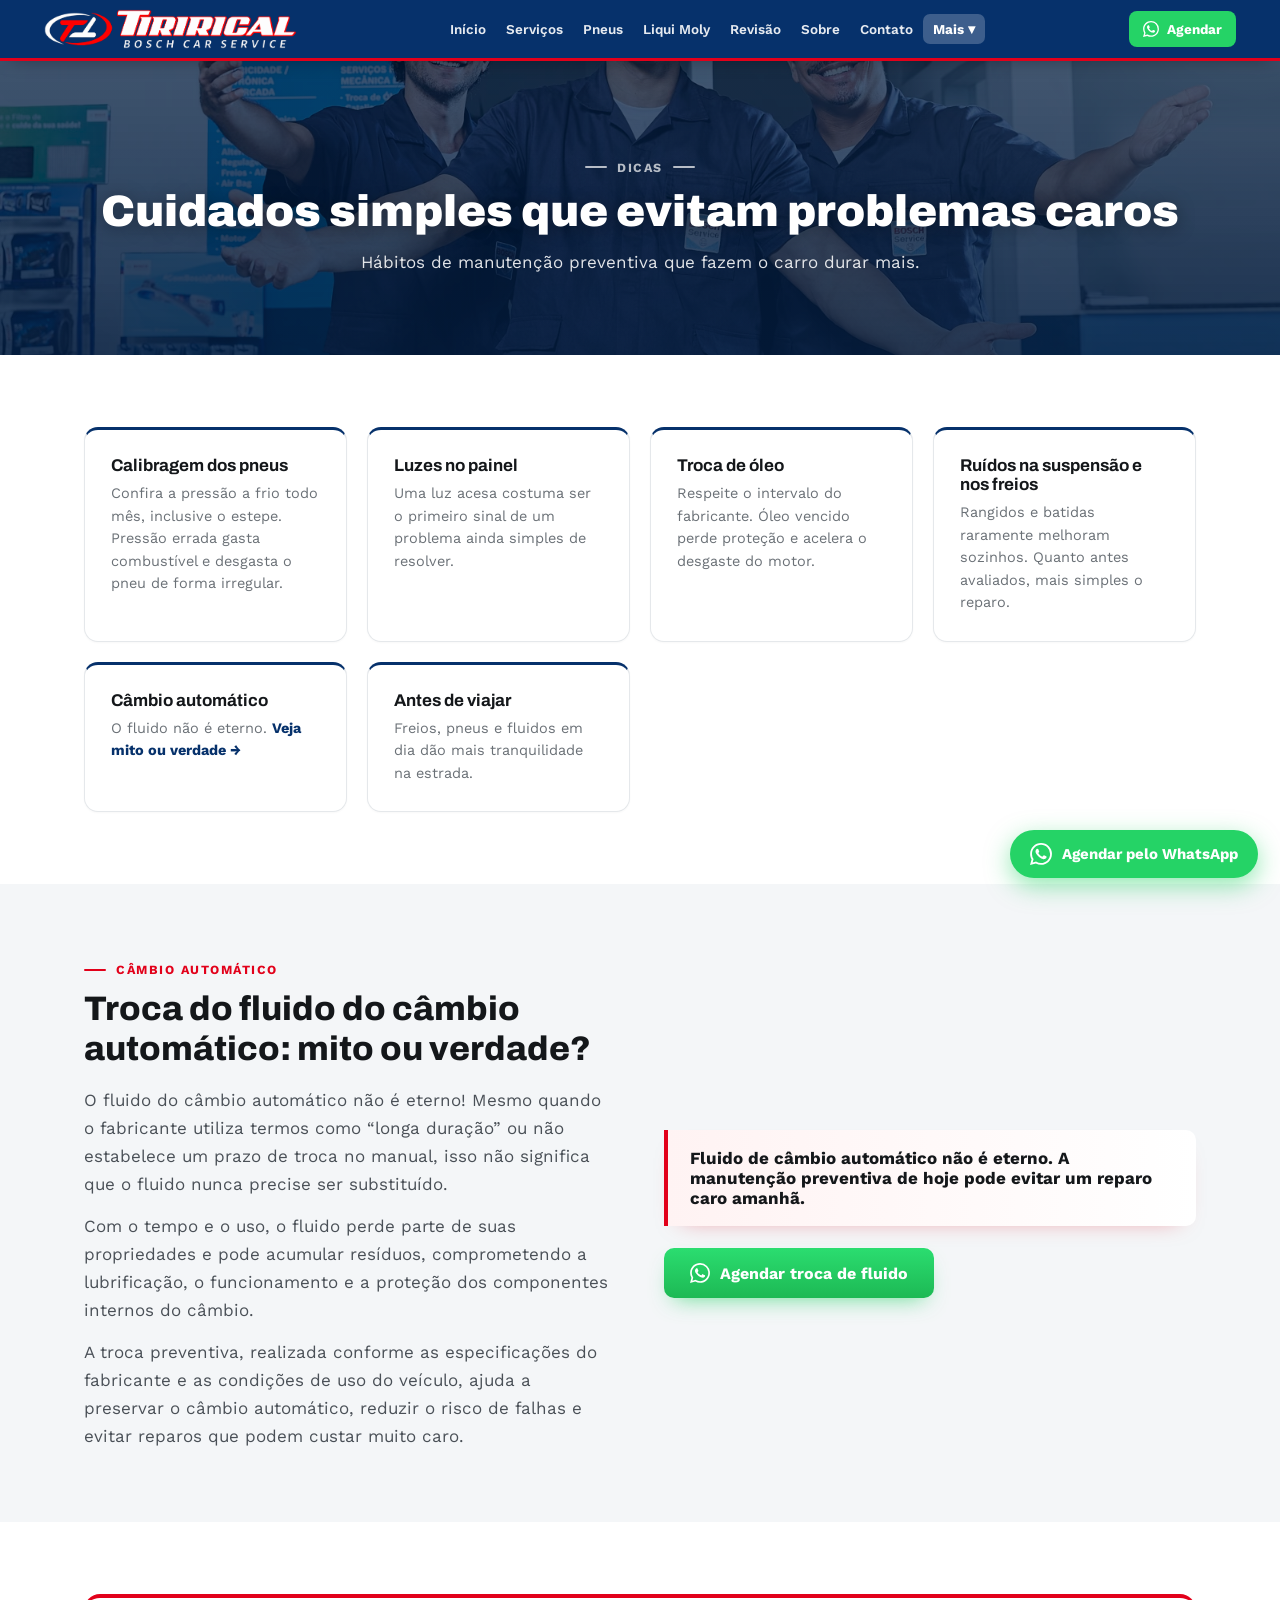
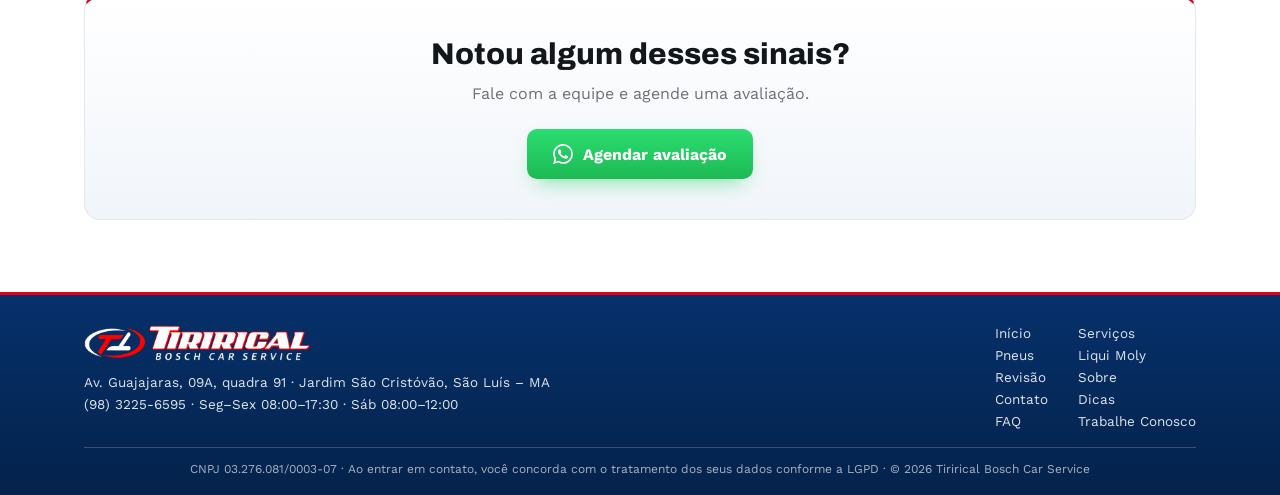
<file: dicas.html>
<!DOCTYPE html>
<html lang="pt-BR"><head><meta charset="utf-8"><meta name="viewport" content="width=device-width,initial-scale=1"><title>Dicas | Tirirical Bosch Car Service</title>
<link rel="preconnect" href="https://fonts.googleapis.com"><link rel="preconnect" href="https://fonts.gstatic.com" crossorigin>
<link href="https://fonts.googleapis.com/css2?family=Archivo:wght@600;700;800;900&family=Work+Sans:wght@400;500;600;700&display=swap" rel="stylesheet">
<link rel="stylesheet" href="site.css"><script src="site.js" defer></script></head><body>
<header class="hdr"><div class="in"><a class="brand" href="index.html"><img class="logo-t" src="assets/logo-tirirical.png" alt="Tirirical Bosch Car Service"></a>
<nav class="nav"><a href="index.html">Início</a><a href="servicos.html">Serviços</a><a href="pneus.html">Pneus</a><a href="liquimoly.html">Liqui Moly</a><a href="revisao.html">Revisão</a><a href="sobre.html">Sobre</a><a href="contato.html">Contato</a><div class="more"><span tabindex="0" class="on">Mais ▾</span><div class="panel"><a href="dicas.html">Dicas</a><a href="faq.html">FAQ</a><a href="trabalhe-conosco.html">Trabalhe Conosco</a></div></div></nav>
<a class="hcta" href="https://wa.me/559832256595?text=Vim%20da%20p%C3%A1gina%20de%20Dicas.%20Gostaria%20de%20agendar%20uma%20avalia%C3%A7%C3%A3o." target="_blank" rel="noopener"><svg viewBox="0 0 24 24" fill="currentColor"><path d="M17.472 14.382c-.297-.149-1.758-.867-2.03-.967-.273-.099-.471-.148-.67.15-.197.297-.767.966-.94 1.164-.173.199-.347.223-.644.075-.297-.15-1.255-.463-2.39-1.475-.883-.788-1.48-1.761-1.653-2.059-.173-.297-.018-.458.13-.606.134-.133.298-.347.446-.52.149-.174.198-.298.298-.497.099-.198.05-.371-.025-.52-.075-.149-.669-1.612-.916-2.207-.242-.579-.487-.5-.669-.51-.173-.008-.371-.01-.57-.01-.198 0-.52.074-.792.372-.272.297-1.04 1.016-1.04 2.479 0 1.462 1.065 2.875 1.213 3.074.149.198 2.096 3.2 5.077 4.487.709.306 1.262.489 1.694.625.712.227 1.36.195 1.871.118.571-.085 1.758-.719 2.006-1.413.248-.694.248-1.289.173-1.413-.074-.124-.272-.198-.57-.347m-5.421 7.403h-.004a9.87 9.87 0 01-5.031-1.378l-.361-.214-3.741.982.998-3.648-.235-.374a9.86 9.86 0 01-1.51-5.26c.001-5.45 4.436-9.884 9.888-9.884 2.64 0 5.122 1.03 6.988 2.898a9.825 9.825 0 012.893 6.994c-.003 5.45-4.437 9.884-9.885 9.884m8.413-18.297A11.815 11.815 0 0012.05 0C5.495 0 .16 5.335.157 11.892c0 2.096.547 4.142 1.588 5.945L.057 24l6.305-1.654a11.882 11.882 0 005.683 1.448h.005c6.554 0 11.89-5.335 11.893-11.893a11.821 11.821 0 00-3.48-8.413Z"/></svg>Agendar</a>
<button class="burger" id="burger" aria-label="Menu"><svg width="20" height="20" viewBox="0 0 24 24" fill="none"><path d="M4 6h16M4 12h16M4 18h16" stroke="#fff" stroke-width="2" stroke-linecap="round"/></svg></button></div>
<div class="mpanel" id="mpanel"><a href="index.html">Início</a><a href="servicos.html">Serviços</a><a href="pneus.html">Pneus</a><a href="liquimoly.html">Liqui Moly</a><a href="revisao.html">Revisão</a><a href="sobre.html">Sobre</a><a href="contato.html">Contato</a><a href="dicas.html" class="on">Dicas</a><a href="faq.html">FAQ</a><a href="trabalhe-conosco.html">Trabalhe Conosco</a></div></header>
<section class="page-hero has-img" style="--bg:url(assets/equipe-bosch.avif);--pos:center 65%"><div class="wrap"><div class="eyebrow">Dicas</div><h1>Cuidados simples que evitam problemas caros</h1><p>Hábitos de manutenção preventiva que fazem o carro durar mais.</p></div></section>
<section class="sec"><div class="wrap"><div class="grid g3"><div class="card"><h3>Calibragem dos pneus</h3><p>Confira a pressão a frio todo mês, inclusive o estepe. Pressão errada gasta combustível e desgasta o pneu de forma irregular.</p></div><div class="card"><h3>Luzes no painel</h3><p>Uma luz acesa costuma ser o primeiro sinal de um problema ainda simples de resolver.</p></div><div class="card"><h3>Troca de óleo</h3><p>Respeite o intervalo do fabricante. Óleo vencido perde proteção e acelera o desgaste do motor.</p></div><div class="card"><h3>Ruídos na suspensão e nos freios</h3><p>Rangidos e batidas raramente melhoram sozinhos. Quanto antes avaliados, mais simples o reparo.</p></div><div class="card"><h3>Câmbio automático</h3><p>O fluido não é eterno. <a href="#cambio"><b>Veja mito ou verdade →</b></a></p></div><div class="card"><h3>Antes de viajar</h3><p>Freios, pneus e fluidos em dia dão mais tranquilidade na estrada.</p></div></div></div></section>
<section class="sec alt" id="cambio"><div class="wrap"><div class="split"><div><div class="eyebrow">Câmbio automático</div><h2 class="t">Troca do fluido do câmbio automático: mito ou verdade?</h2>
<p class="lead" style="margin-top:18px">O fluido do câmbio automático não é eterno! Mesmo quando o fabricante utiliza termos como “longa duração” ou não estabelece um prazo de troca no manual, isso não significa que o fluido nunca precise ser substituído.</p>
<p class="lead" style="margin-top:14px">Com o tempo e o uso, o fluido perde parte de suas propriedades e pode acumular resíduos, comprometendo a lubrificação, o funcionamento e a proteção dos componentes internos do câmbio.</p>
<p class="lead" style="margin-top:14px">A troca preventiva, realizada conforme as especificações do fabricante e as condições de uso do veículo, ajuda a preservar o câmbio automático, reduzir o risco de falhas e evitar reparos que podem custar muito caro.</p></div>
<div><div class="note">Fluido de câmbio automático não é eterno. A manutenção preventiva de hoje pode evitar um reparo caro amanhã.</div><div class="row mt"><a class="btn btn-wa" href="https://wa.me/559832256595?text=Vim%20do%20site.%20Gostaria%20de%20agendar%20a%20troca%20de%20fluido%20do%20c%C3%A2mbio%20autom%C3%A1tico." target="_blank" rel="noopener"><svg viewBox="0 0 24 24" fill="currentColor"><path d="M17.472 14.382c-.297-.149-1.758-.867-2.03-.967-.273-.099-.471-.148-.67.15-.197.297-.767.966-.94 1.164-.173.199-.347.223-.644.075-.297-.15-1.255-.463-2.39-1.475-.883-.788-1.48-1.761-1.653-2.059-.173-.297-.018-.458.13-.606.134-.133.298-.347.446-.52.149-.174.198-.298.298-.497.099-.198.05-.371-.025-.52-.075-.149-.669-1.612-.916-2.207-.242-.579-.487-.5-.669-.51-.173-.008-.371-.01-.57-.01-.198 0-.52.074-.792.372-.272.297-1.04 1.016-1.04 2.479 0 1.462 1.065 2.875 1.213 3.074.149.198 2.096 3.2 5.077 4.487.709.306 1.262.489 1.694.625.712.227 1.36.195 1.871.118.571-.085 1.758-.719 2.006-1.413.248-.694.248-1.289.173-1.413-.074-.124-.272-.198-.57-.347m-5.421 7.403h-.004a9.87 9.87 0 01-5.031-1.378l-.361-.214-3.741.982.998-3.648-.235-.374a9.86 9.86 0 01-1.51-5.26c.001-5.45 4.436-9.884 9.888-9.884 2.64 0 5.122 1.03 6.988 2.898a9.825 9.825 0 012.893 6.994c-.003 5.45-4.437 9.884-9.885 9.884m8.413-18.297A11.815 11.815 0 0012.05 0C5.495 0 .16 5.335.157 11.892c0 2.096.547 4.142 1.588 5.945L.057 24l6.305-1.654a11.882 11.882 0 005.683 1.448h.005c6.554 0 11.89-5.335 11.893-11.893a11.821 11.821 0 00-3.48-8.413Z"/></svg>Agendar troca de fluido</a></div></div></div></div></section>
<section class="sec"><div class="wrap"><div class="cta-box"><h2>Notou algum desses sinais?</h2><p>Fale com a equipe e agende uma avaliação.</p><div class="row c"><a class="btn btn-wa" href="https://wa.me/559832256595?text=Vim%20da%20p%C3%A1gina%20de%20Dicas.%20Gostaria%20de%20agendar%20uma%20avalia%C3%A7%C3%A3o." target="_blank" rel="noopener"><svg viewBox="0 0 24 24" fill="currentColor"><path d="M17.472 14.382c-.297-.149-1.758-.867-2.03-.967-.273-.099-.471-.148-.67.15-.197.297-.767.966-.94 1.164-.173.199-.347.223-.644.075-.297-.15-1.255-.463-2.39-1.475-.883-.788-1.48-1.761-1.653-2.059-.173-.297-.018-.458.13-.606.134-.133.298-.347.446-.52.149-.174.198-.298.298-.497.099-.198.05-.371-.025-.52-.075-.149-.669-1.612-.916-2.207-.242-.579-.487-.5-.669-.51-.173-.008-.371-.01-.57-.01-.198 0-.52.074-.792.372-.272.297-1.04 1.016-1.04 2.479 0 1.462 1.065 2.875 1.213 3.074.149.198 2.096 3.2 5.077 4.487.709.306 1.262.489 1.694.625.712.227 1.36.195 1.871.118.571-.085 1.758-.719 2.006-1.413.248-.694.248-1.289.173-1.413-.074-.124-.272-.198-.57-.347m-5.421 7.403h-.004a9.87 9.87 0 01-5.031-1.378l-.361-.214-3.741.982.998-3.648-.235-.374a9.86 9.86 0 01-1.51-5.26c.001-5.45 4.436-9.884 9.888-9.884 2.64 0 5.122 1.03 6.988 2.898a9.825 9.825 0 012.893 6.994c-.003 5.45-4.437 9.884-9.885 9.884m8.413-18.297A11.815 11.815 0 0012.05 0C5.495 0 .16 5.335.157 11.892c0 2.096.547 4.142 1.588 5.945L.057 24l6.305-1.654a11.882 11.882 0 005.683 1.448h.005c6.554 0 11.89-5.335 11.893-11.893a11.821 11.821 0 00-3.48-8.413Z"/></svg>Agendar avaliação</a></div></div></div></section>
<footer class="ftr"><div class="wrap"><div class="fr"><div><a class="brand" href="index.html"><img class="logo-t" src="assets/logo-tirirical.png" alt="Tirirical Bosch Car Service"></a><div class="fi">Av. Guajajaras, 09A, quadra 91 · Jardim São Cristóvão, São Luís – MA<br>(98) 3225-6595 · Seg–Sex 08:00–17:30 · Sáb 08:00–12:00</div></div>
<nav><a href="index.html">Início</a><a href="servicos.html">Serviços</a><a href="pneus.html">Pneus</a><a href="liquimoly.html">Liqui Moly</a><a href="revisao.html">Revisão</a><a href="sobre.html">Sobre</a><a href="contato.html">Contato</a><a href="dicas.html">Dicas</a><a href="faq.html">FAQ</a><a href="trabalhe-conosco.html">Trabalhe Conosco</a></nav></div>
<div class="legal">CNPJ 03.276.081/0003-07 · Ao entrar em contato, você concorda com o tratamento dos seus dados conforme a LGPD · © 2026 Tirirical Bosch Car Service</div></div></footer>
<a class="fwa" href="https://wa.me/559832256595?text=Vim%20da%20p%C3%A1gina%20de%20Dicas.%20Gostaria%20de%20agendar%20uma%20avalia%C3%A7%C3%A3o." target="_blank" rel="noopener"><svg viewBox="0 0 24 24" fill="currentColor"><path d="M17.472 14.382c-.297-.149-1.758-.867-2.03-.967-.273-.099-.471-.148-.67.15-.197.297-.767.966-.94 1.164-.173.199-.347.223-.644.075-.297-.15-1.255-.463-2.39-1.475-.883-.788-1.48-1.761-1.653-2.059-.173-.297-.018-.458.13-.606.134-.133.298-.347.446-.52.149-.174.198-.298.298-.497.099-.198.05-.371-.025-.52-.075-.149-.669-1.612-.916-2.207-.242-.579-.487-.5-.669-.51-.173-.008-.371-.01-.57-.01-.198 0-.52.074-.792.372-.272.297-1.04 1.016-1.04 2.479 0 1.462 1.065 2.875 1.213 3.074.149.198 2.096 3.2 5.077 4.487.709.306 1.262.489 1.694.625.712.227 1.36.195 1.871.118.571-.085 1.758-.719 2.006-1.413.248-.694.248-1.289.173-1.413-.074-.124-.272-.198-.57-.347m-5.421 7.403h-.004a9.87 9.87 0 01-5.031-1.378l-.361-.214-3.741.982.998-3.648-.235-.374a9.86 9.86 0 01-1.51-5.26c.001-5.45 4.436-9.884 9.888-9.884 2.64 0 5.122 1.03 6.988 2.898a9.825 9.825 0 012.893 6.994c-.003 5.45-4.437 9.884-9.885 9.884m8.413-18.297A11.815 11.815 0 0012.05 0C5.495 0 .16 5.335.157 11.892c0 2.096.547 4.142 1.588 5.945L.057 24l6.305-1.654a11.882 11.882 0 005.683 1.448h.005c6.554 0 11.89-5.335 11.893-11.893a11.821 11.821 0 00-3.48-8.413Z"/></svg><span>Agendar pelo WhatsApp</span></a>
</body></html>
</file>
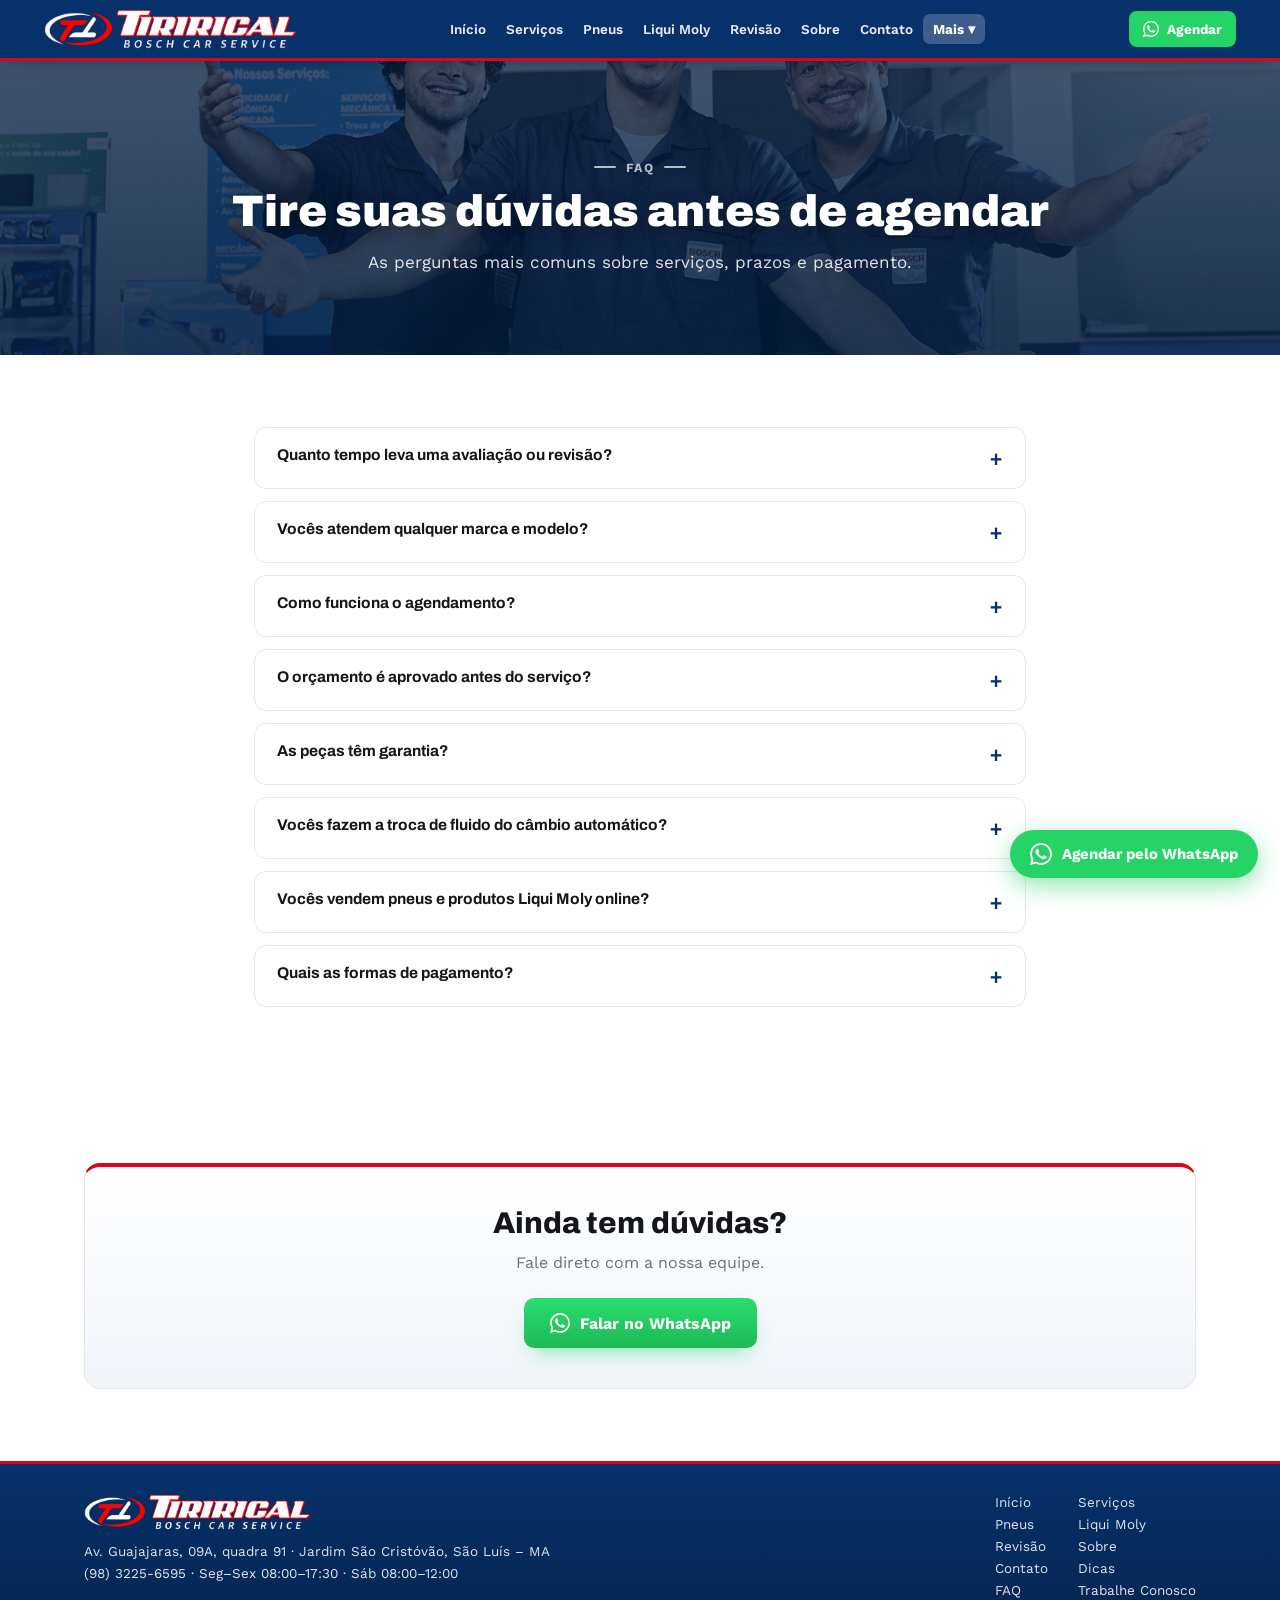
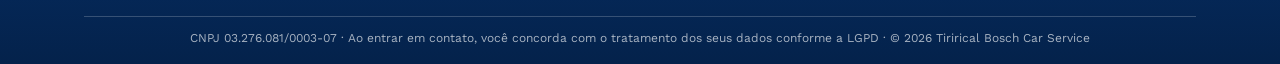
<file: faq.html>
<!DOCTYPE html>
<html lang="pt-BR"><head><meta charset="utf-8"><meta name="viewport" content="width=device-width,initial-scale=1"><title>FAQ | Tirirical Bosch Car Service</title>
<link rel="preconnect" href="https://fonts.googleapis.com"><link rel="preconnect" href="https://fonts.gstatic.com" crossorigin>
<link href="https://fonts.googleapis.com/css2?family=Archivo:wght@600;700;800;900&family=Work+Sans:wght@400;500;600;700&display=swap" rel="stylesheet">
<link rel="stylesheet" href="site.css"><script src="site.js" defer></script></head><body>
<header class="hdr"><div class="in"><a class="brand" href="index.html"><img class="logo-t" src="assets/logo-tirirical.png" alt="Tirirical Bosch Car Service"></a>
<nav class="nav"><a href="index.html">Início</a><a href="servicos.html">Serviços</a><a href="pneus.html">Pneus</a><a href="liquimoly.html">Liqui Moly</a><a href="revisao.html">Revisão</a><a href="sobre.html">Sobre</a><a href="contato.html">Contato</a><div class="more"><span tabindex="0" class="on">Mais ▾</span><div class="panel"><a href="dicas.html">Dicas</a><a href="faq.html">FAQ</a><a href="trabalhe-conosco.html">Trabalhe Conosco</a></div></div></nav>
<a class="hcta" href="https://wa.me/559832256595?text=Vim%20da%20p%C3%A1gina%20de%20FAQ.%20Tenho%20uma%20d%C3%BAvida." target="_blank" rel="noopener"><svg viewBox="0 0 24 24" fill="currentColor"><path d="M17.472 14.382c-.297-.149-1.758-.867-2.03-.967-.273-.099-.471-.148-.67.15-.197.297-.767.966-.94 1.164-.173.199-.347.223-.644.075-.297-.15-1.255-.463-2.39-1.475-.883-.788-1.48-1.761-1.653-2.059-.173-.297-.018-.458.13-.606.134-.133.298-.347.446-.52.149-.174.198-.298.298-.497.099-.198.05-.371-.025-.52-.075-.149-.669-1.612-.916-2.207-.242-.579-.487-.5-.669-.51-.173-.008-.371-.01-.57-.01-.198 0-.52.074-.792.372-.272.297-1.04 1.016-1.04 2.479 0 1.462 1.065 2.875 1.213 3.074.149.198 2.096 3.2 5.077 4.487.709.306 1.262.489 1.694.625.712.227 1.36.195 1.871.118.571-.085 1.758-.719 2.006-1.413.248-.694.248-1.289.173-1.413-.074-.124-.272-.198-.57-.347m-5.421 7.403h-.004a9.87 9.87 0 01-5.031-1.378l-.361-.214-3.741.982.998-3.648-.235-.374a9.86 9.86 0 01-1.51-5.26c.001-5.45 4.436-9.884 9.888-9.884 2.64 0 5.122 1.03 6.988 2.898a9.825 9.825 0 012.893 6.994c-.003 5.45-4.437 9.884-9.885 9.884m8.413-18.297A11.815 11.815 0 0012.05 0C5.495 0 .16 5.335.157 11.892c0 2.096.547 4.142 1.588 5.945L.057 24l6.305-1.654a11.882 11.882 0 005.683 1.448h.005c6.554 0 11.89-5.335 11.893-11.893a11.821 11.821 0 00-3.48-8.413Z"/></svg>Agendar</a>
<button class="burger" id="burger" aria-label="Menu"><svg width="20" height="20" viewBox="0 0 24 24" fill="none"><path d="M4 6h16M4 12h16M4 18h16" stroke="#fff" stroke-width="2" stroke-linecap="round"/></svg></button></div>
<div class="mpanel" id="mpanel"><a href="index.html">Início</a><a href="servicos.html">Serviços</a><a href="pneus.html">Pneus</a><a href="liquimoly.html">Liqui Moly</a><a href="revisao.html">Revisão</a><a href="sobre.html">Sobre</a><a href="contato.html">Contato</a><a href="dicas.html">Dicas</a><a href="faq.html" class="on">FAQ</a><a href="trabalhe-conosco.html">Trabalhe Conosco</a></div></header>
<section class="page-hero has-img" style="--bg:url(assets/hero-bosch.jpg);--pos:center 60%"><div class="wrap"><div class="eyebrow">FAQ</div><h1>Tire suas dúvidas antes de agendar</h1><p>As perguntas mais comuns sobre serviços, prazos e pagamento.</p></div></section><section class="sec"><div class="wrap" style="max-width:820px"><details><summary>Quanto tempo leva uma avaliação ou revisão?</summary><p>Normalmente damos um retorno no mesmo dia. Ao agendar pelo WhatsApp, já passamos a previsão antes de você trazer o carro.</p></details><details><summary>Vocês atendem qualquer marca e modelo?</summary><p>Trabalhamos com tecnologia Bosch, compatível com a grande maioria das marcas e modelos. Confirme o seu pelo WhatsApp.</p></details><details><summary>Como funciona o agendamento?</summary><p>Você chama no WhatsApp, descreve o problema ou pede uma revisão, e confirmamos o melhor horário.</p></details><details><summary>O orçamento é aprovado antes do serviço?</summary><p>Sempre. Fazemos o diagnóstico, explicamos o que foi encontrado e só executamos o que você aprovar.</p></details><details><summary>As peças têm garantia?</summary><p>Sim. Trabalhamos com peças originais e homologadas, com garantia de qualidade em todos os serviços.</p></details><details><summary>Vocês fazem a troca de fluido do câmbio automático?</summary><p>Sim, dentro da manutenção preventiva. É um dos itens mais negligenciados e um dos reparos mais caros quando ignorado.</p></details><details><summary>Vocês vendem pneus e produtos Liqui Moly online?</summary><p>Não vendemos online. Consulte disponibilidade e valores pelo WhatsApp.</p></details><details><summary>Quais as formas de pagamento?</summary><p>Aceitamos cartões em até 10x sem juros. Confirme as demais condições com a equipe ao agendar.</p></details></div></section><section class="sec"><div class="wrap"><div class="cta-box"><h2>Ainda tem dúvidas?</h2><p>Fale direto com a nossa equipe.</p><div class="row c"><a class="btn btn-wa" href="https://wa.me/559832256595?text=Vim%20da%20p%C3%A1gina%20de%20FAQ.%20Tenho%20uma%20d%C3%BAvida." target="_blank" rel="noopener"><svg viewBox="0 0 24 24" fill="currentColor"><path d="M17.472 14.382c-.297-.149-1.758-.867-2.03-.967-.273-.099-.471-.148-.67.15-.197.297-.767.966-.94 1.164-.173.199-.347.223-.644.075-.297-.15-1.255-.463-2.39-1.475-.883-.788-1.48-1.761-1.653-2.059-.173-.297-.018-.458.13-.606.134-.133.298-.347.446-.52.149-.174.198-.298.298-.497.099-.198.05-.371-.025-.52-.075-.149-.669-1.612-.916-2.207-.242-.579-.487-.5-.669-.51-.173-.008-.371-.01-.57-.01-.198 0-.52.074-.792.372-.272.297-1.04 1.016-1.04 2.479 0 1.462 1.065 2.875 1.213 3.074.149.198 2.096 3.2 5.077 4.487.709.306 1.262.489 1.694.625.712.227 1.36.195 1.871.118.571-.085 1.758-.719 2.006-1.413.248-.694.248-1.289.173-1.413-.074-.124-.272-.198-.57-.347m-5.421 7.403h-.004a9.87 9.87 0 01-5.031-1.378l-.361-.214-3.741.982.998-3.648-.235-.374a9.86 9.86 0 01-1.51-5.26c.001-5.45 4.436-9.884 9.888-9.884 2.64 0 5.122 1.03 6.988 2.898a9.825 9.825 0 012.893 6.994c-.003 5.45-4.437 9.884-9.885 9.884m8.413-18.297A11.815 11.815 0 0012.05 0C5.495 0 .16 5.335.157 11.892c0 2.096.547 4.142 1.588 5.945L.057 24l6.305-1.654a11.882 11.882 0 005.683 1.448h.005c6.554 0 11.89-5.335 11.893-11.893a11.821 11.821 0 00-3.48-8.413Z"/></svg>Falar no WhatsApp</a></div></div></div></section>
<footer class="ftr"><div class="wrap"><div class="fr"><div><a class="brand" href="index.html"><img class="logo-t" src="assets/logo-tirirical.png" alt="Tirirical Bosch Car Service"></a><div class="fi">Av. Guajajaras, 09A, quadra 91 · Jardim São Cristóvão, São Luís – MA<br>(98) 3225-6595 · Seg–Sex 08:00–17:30 · Sáb 08:00–12:00</div></div>
<nav><a href="index.html">Início</a><a href="servicos.html">Serviços</a><a href="pneus.html">Pneus</a><a href="liquimoly.html">Liqui Moly</a><a href="revisao.html">Revisão</a><a href="sobre.html">Sobre</a><a href="contato.html">Contato</a><a href="dicas.html">Dicas</a><a href="faq.html">FAQ</a><a href="trabalhe-conosco.html">Trabalhe Conosco</a></nav></div>
<div class="legal">CNPJ 03.276.081/0003-07 · Ao entrar em contato, você concorda com o tratamento dos seus dados conforme a LGPD · © 2026 Tirirical Bosch Car Service</div></div></footer>
<a class="fwa" href="https://wa.me/559832256595?text=Vim%20da%20p%C3%A1gina%20de%20FAQ.%20Tenho%20uma%20d%C3%BAvida." target="_blank" rel="noopener"><svg viewBox="0 0 24 24" fill="currentColor"><path d="M17.472 14.382c-.297-.149-1.758-.867-2.03-.967-.273-.099-.471-.148-.67.15-.197.297-.767.966-.94 1.164-.173.199-.347.223-.644.075-.297-.15-1.255-.463-2.39-1.475-.883-.788-1.48-1.761-1.653-2.059-.173-.297-.018-.458.13-.606.134-.133.298-.347.446-.52.149-.174.198-.298.298-.497.099-.198.05-.371-.025-.52-.075-.149-.669-1.612-.916-2.207-.242-.579-.487-.5-.669-.51-.173-.008-.371-.01-.57-.01-.198 0-.52.074-.792.372-.272.297-1.04 1.016-1.04 2.479 0 1.462 1.065 2.875 1.213 3.074.149.198 2.096 3.2 5.077 4.487.709.306 1.262.489 1.694.625.712.227 1.36.195 1.871.118.571-.085 1.758-.719 2.006-1.413.248-.694.248-1.289.173-1.413-.074-.124-.272-.198-.57-.347m-5.421 7.403h-.004a9.87 9.87 0 01-5.031-1.378l-.361-.214-3.741.982.998-3.648-.235-.374a9.86 9.86 0 01-1.51-5.26c.001-5.45 4.436-9.884 9.888-9.884 2.64 0 5.122 1.03 6.988 2.898a9.825 9.825 0 012.893 6.994c-.003 5.45-4.437 9.884-9.885 9.884m8.413-18.297A11.815 11.815 0 0012.05 0C5.495 0 .16 5.335.157 11.892c0 2.096.547 4.142 1.588 5.945L.057 24l6.305-1.654a11.882 11.882 0 005.683 1.448h.005c6.554 0 11.89-5.335 11.893-11.893a11.821 11.821 0 00-3.48-8.413Z"/></svg><span>Agendar pelo WhatsApp</span></a>
</body></html>
</file>
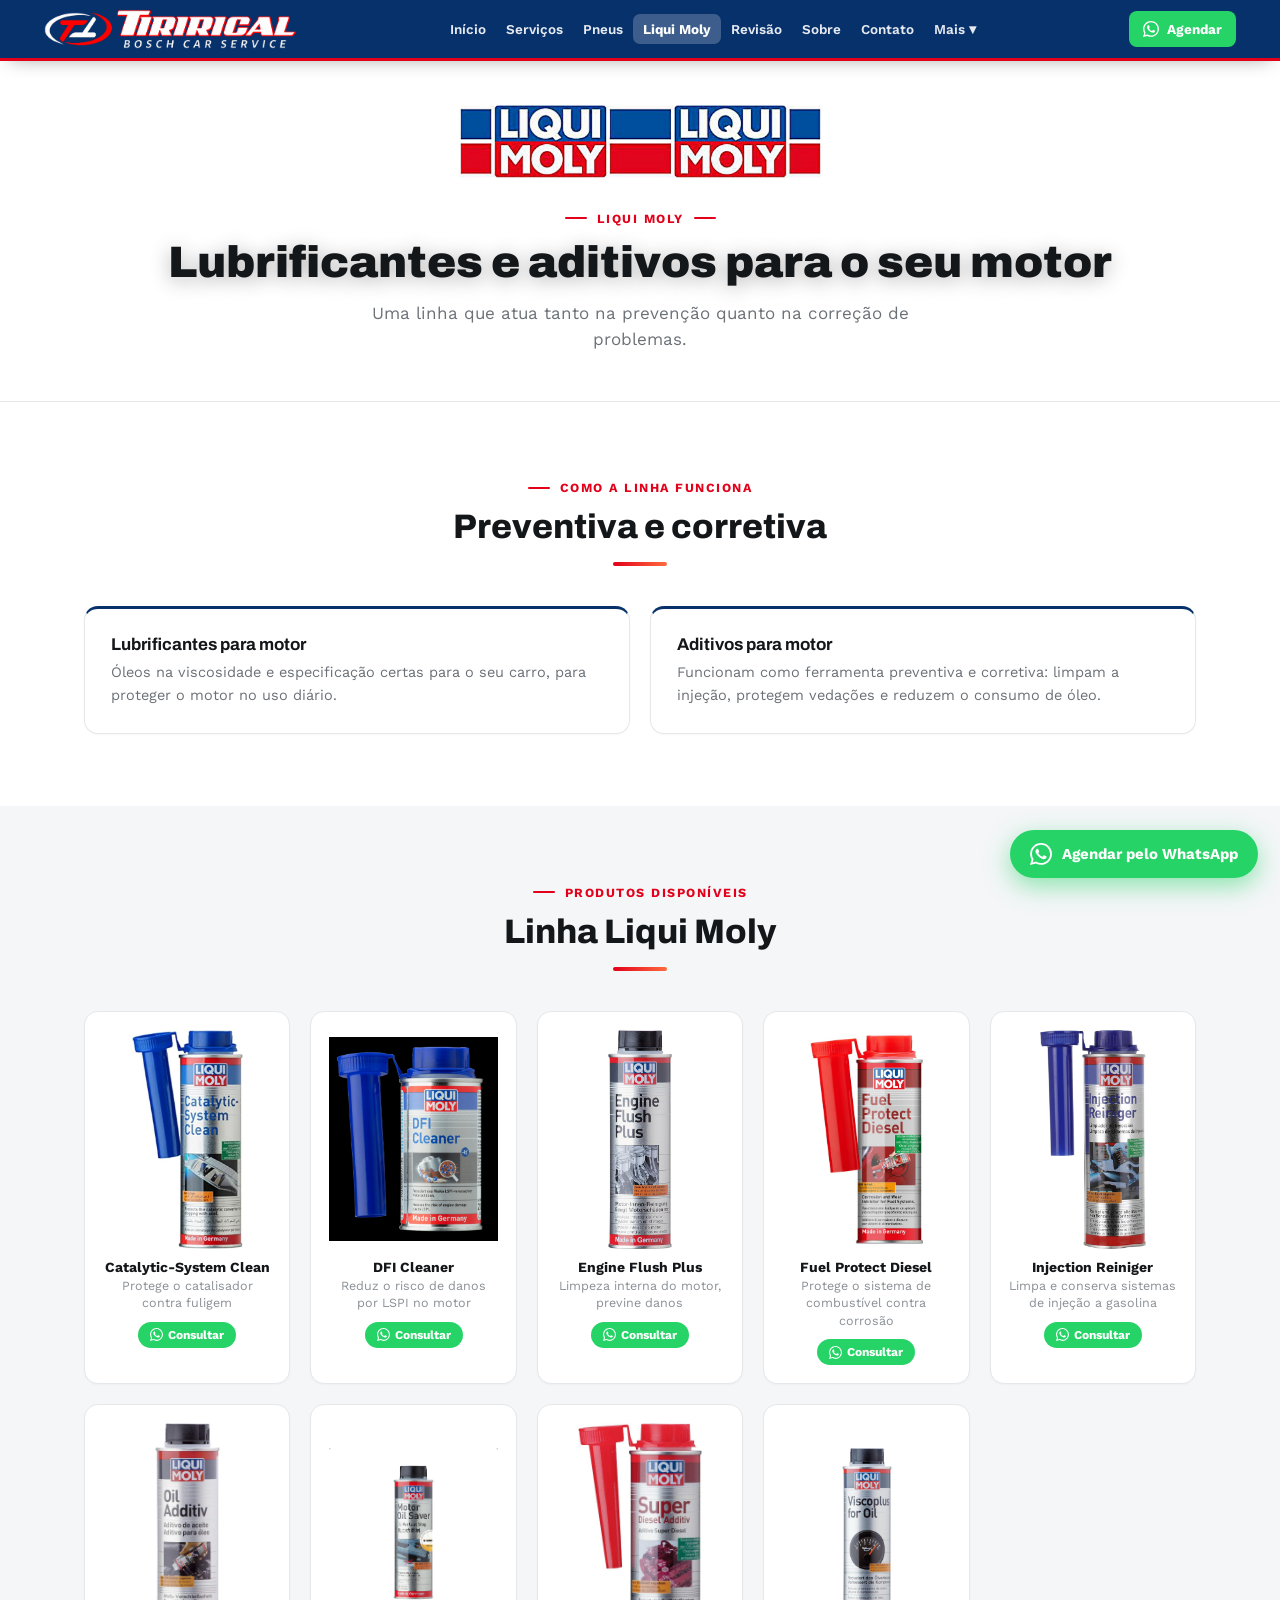
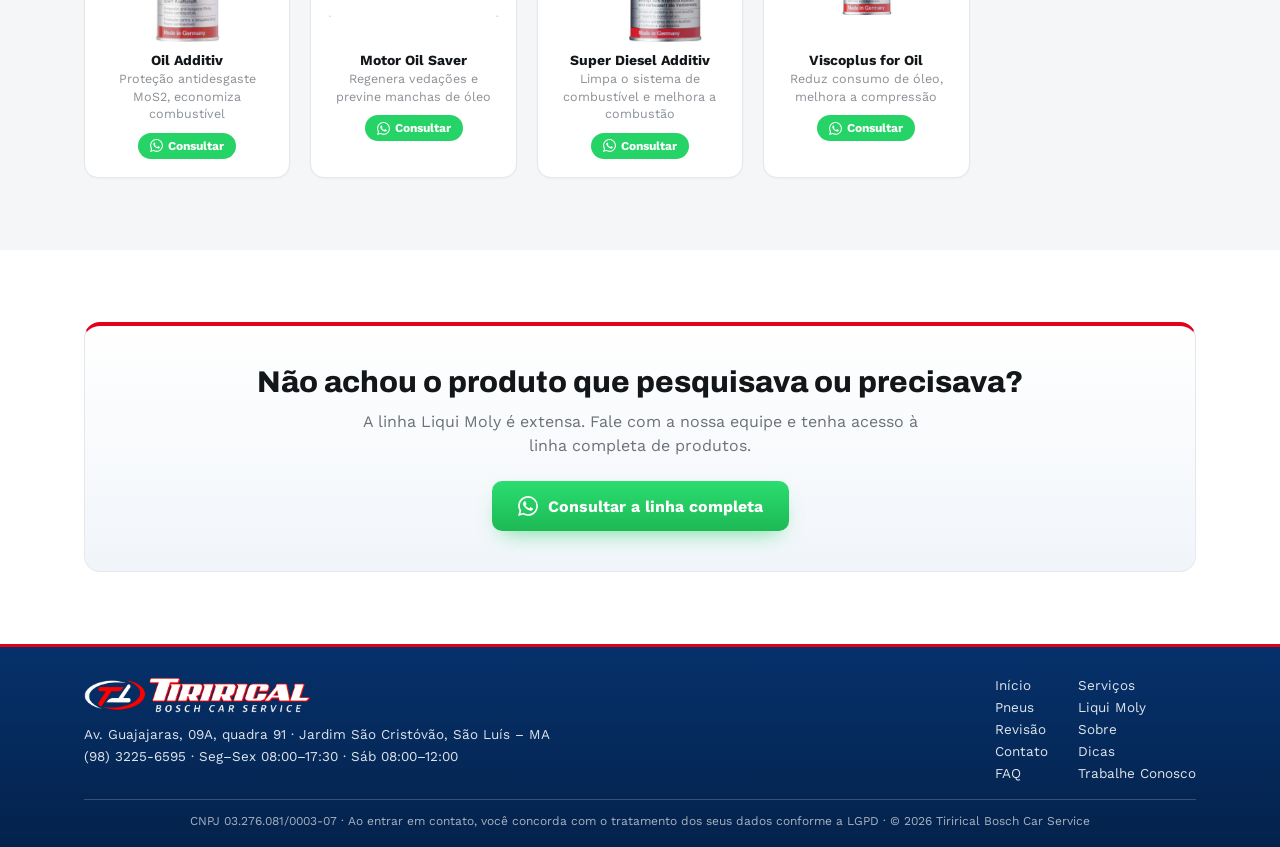
<file: liquimoly.html>
<!DOCTYPE html>
<html lang="pt-BR"><head><meta charset="utf-8"><meta name="viewport" content="width=device-width,initial-scale=1"><title>Liqui Moly | Tirirical Bosch Car Service</title>
<link rel="preconnect" href="https://fonts.googleapis.com"><link rel="preconnect" href="https://fonts.gstatic.com" crossorigin>
<link href="https://fonts.googleapis.com/css2?family=Archivo:wght@600;700;800;900&family=Work+Sans:wght@400;500;600;700&display=swap" rel="stylesheet">
<link rel="stylesheet" href="site.css"><script src="site.js" defer></script></head><body>
<header class="hdr"><div class="in"><a class="brand" href="index.html"><img class="logo-t" src="assets/logo-tirirical.png" alt="Tirirical Bosch Car Service"></a>
<nav class="nav"><a href="index.html">Início</a><a href="servicos.html">Serviços</a><a href="pneus.html">Pneus</a><a href="liquimoly.html" class="on">Liqui Moly</a><a href="revisao.html">Revisão</a><a href="sobre.html">Sobre</a><a href="contato.html">Contato</a><div class="more"><span tabindex="0">Mais ▾</span><div class="panel"><a href="dicas.html">Dicas</a><a href="faq.html">FAQ</a><a href="trabalhe-conosco.html">Trabalhe Conosco</a></div></div></nav>
<a class="hcta" href="https://wa.me/559832256595?text=Vim%20da%20p%C3%A1gina%20de%20Liqui%20Moly.%20Gostaria%20de%20saber%20mais." target="_blank" rel="noopener"><svg viewBox="0 0 24 24" fill="currentColor"><path d="M17.472 14.382c-.297-.149-1.758-.867-2.03-.967-.273-.099-.471-.148-.67.15-.197.297-.767.966-.94 1.164-.173.199-.347.223-.644.075-.297-.15-1.255-.463-2.39-1.475-.883-.788-1.48-1.761-1.653-2.059-.173-.297-.018-.458.13-.606.134-.133.298-.347.446-.52.149-.174.198-.298.298-.497.099-.198.05-.371-.025-.52-.075-.149-.669-1.612-.916-2.207-.242-.579-.487-.5-.669-.51-.173-.008-.371-.01-.57-.01-.198 0-.52.074-.792.372-.272.297-1.04 1.016-1.04 2.479 0 1.462 1.065 2.875 1.213 3.074.149.198 2.096 3.2 5.077 4.487.709.306 1.262.489 1.694.625.712.227 1.36.195 1.871.118.571-.085 1.758-.719 2.006-1.413.248-.694.248-1.289.173-1.413-.074-.124-.272-.198-.57-.347m-5.421 7.403h-.004a9.87 9.87 0 01-5.031-1.378l-.361-.214-3.741.982.998-3.648-.235-.374a9.86 9.86 0 01-1.51-5.26c.001-5.45 4.436-9.884 9.888-9.884 2.64 0 5.122 1.03 6.988 2.898a9.825 9.825 0 012.893 6.994c-.003 5.45-4.437 9.884-9.885 9.884m8.413-18.297A11.815 11.815 0 0012.05 0C5.495 0 .16 5.335.157 11.892c0 2.096.547 4.142 1.588 5.945L.057 24l6.305-1.654a11.882 11.882 0 005.683 1.448h.005c6.554 0 11.89-5.335 11.893-11.893a11.821 11.821 0 00-3.48-8.413Z"/></svg>Agendar</a>
<button class="burger" id="burger" aria-label="Menu"><svg width="20" height="20" viewBox="0 0 24 24" fill="none"><path d="M4 6h16M4 12h16M4 18h16" stroke="#fff" stroke-width="2" stroke-linecap="round"/></svg></button></div>
<div class="mpanel" id="mpanel"><a href="index.html">Início</a><a href="servicos.html">Serviços</a><a href="pneus.html">Pneus</a><a href="liquimoly.html" class="on">Liqui Moly</a><a href="revisao.html">Revisão</a><a href="sobre.html">Sobre</a><a href="contato.html">Contato</a><a href="dicas.html">Dicas</a><a href="faq.html">FAQ</a><a href="trabalhe-conosco.html">Trabalhe Conosco</a></div></header>
<section class="page-hero light"><div class="wrap"><img class="lm-banner" src="assets/liquimoly-banner.png" alt="Liqui Moly"><div class="eyebrow">Liqui Moly</div><h1>Lubrificantes e aditivos para o seu motor</h1><p>Uma linha que atua tanto na prevenção quanto na correção de problemas.</p></div></section>
<section class="sec"><div class="wrap"><div class="center mb"><div class="eyebrow">Como a linha funciona</div><h2 class="t">Preventiva e corretiva</h2></div><div class="grid g2">
<div class="card"><h3>Lubrificantes para motor</h3><p>Óleos na viscosidade e especificação certas para o seu carro, para proteger o motor no uso diário.</p></div>
<div class="card"><h3>Aditivos para motor</h3><p>Funcionam como ferramenta preventiva e corretiva: limpam a injeção, protegem vedações e reduzem o consumo de óleo.</p></div></div></div></section>
<section class="sec alt"><div class="wrap"><div class="center mb"><div class="eyebrow">Produtos disponíveis</div><h2 class="t">Linha Liqui Moly</h2></div><div class="grid" style="grid-template-columns:repeat(auto-fit,minmax(180px,1fr))">
<div class="card prod"><div class="im"><img src="assets/lm-catalytic-clean.jpg" alt="Catalytic-System Clean"></div><b>Catalytic-System Clean</b><span>Protege o catalisador contra fuligem</span><a class="pwa" href="https://wa.me/559832256595?text=Vim%20do%20site.%20Quero%20saber%20sobre%20Catalytic-System%20Clean." target="_blank" rel="noopener"><svg viewBox="0 0 24 24" fill="currentColor"><path d="M17.472 14.382c-.297-.149-1.758-.867-2.03-.967-.273-.099-.471-.148-.67.15-.197.297-.767.966-.94 1.164-.173.199-.347.223-.644.075-.297-.15-1.255-.463-2.39-1.475-.883-.788-1.48-1.761-1.653-2.059-.173-.297-.018-.458.13-.606.134-.133.298-.347.446-.52.149-.174.198-.298.298-.497.099-.198.05-.371-.025-.52-.075-.149-.669-1.612-.916-2.207-.242-.579-.487-.5-.669-.51-.173-.008-.371-.01-.57-.01-.198 0-.52.074-.792.372-.272.297-1.04 1.016-1.04 2.479 0 1.462 1.065 2.875 1.213 3.074.149.198 2.096 3.2 5.077 4.487.709.306 1.262.489 1.694.625.712.227 1.36.195 1.871.118.571-.085 1.758-.719 2.006-1.413.248-.694.248-1.289.173-1.413-.074-.124-.272-.198-.57-.347m-5.421 7.403h-.004a9.87 9.87 0 01-5.031-1.378l-.361-.214-3.741.982.998-3.648-.235-.374a9.86 9.86 0 01-1.51-5.26c.001-5.45 4.436-9.884 9.888-9.884 2.64 0 5.122 1.03 6.988 2.898a9.825 9.825 0 012.893 6.994c-.003 5.45-4.437 9.884-9.885 9.884m8.413-18.297A11.815 11.815 0 0012.05 0C5.495 0 .16 5.335.157 11.892c0 2.096.547 4.142 1.588 5.945L.057 24l6.305-1.654a11.882 11.882 0 005.683 1.448h.005c6.554 0 11.89-5.335 11.893-11.893a11.821 11.821 0 00-3.48-8.413Z"/></svg>Consultar</a></div><div class="card prod"><div class="im"><img src="assets/lm-dfi-cleaner.jpeg" alt="DFI Cleaner"></div><b>DFI Cleaner</b><span>Reduz o risco de danos por LSPI no motor</span><a class="pwa" href="https://wa.me/559832256595?text=Vim%20do%20site.%20Quero%20saber%20sobre%20DFI%20Cleaner." target="_blank" rel="noopener"><svg viewBox="0 0 24 24" fill="currentColor"><path d="M17.472 14.382c-.297-.149-1.758-.867-2.03-.967-.273-.099-.471-.148-.67.15-.197.297-.767.966-.94 1.164-.173.199-.347.223-.644.075-.297-.15-1.255-.463-2.39-1.475-.883-.788-1.48-1.761-1.653-2.059-.173-.297-.018-.458.13-.606.134-.133.298-.347.446-.52.149-.174.198-.298.298-.497.099-.198.05-.371-.025-.52-.075-.149-.669-1.612-.916-2.207-.242-.579-.487-.5-.669-.51-.173-.008-.371-.01-.57-.01-.198 0-.52.074-.792.372-.272.297-1.04 1.016-1.04 2.479 0 1.462 1.065 2.875 1.213 3.074.149.198 2.096 3.2 5.077 4.487.709.306 1.262.489 1.694.625.712.227 1.36.195 1.871.118.571-.085 1.758-.719 2.006-1.413.248-.694.248-1.289.173-1.413-.074-.124-.272-.198-.57-.347m-5.421 7.403h-.004a9.87 9.87 0 01-5.031-1.378l-.361-.214-3.741.982.998-3.648-.235-.374a9.86 9.86 0 01-1.51-5.26c.001-5.45 4.436-9.884 9.888-9.884 2.64 0 5.122 1.03 6.988 2.898a9.825 9.825 0 012.893 6.994c-.003 5.45-4.437 9.884-9.885 9.884m8.413-18.297A11.815 11.815 0 0012.05 0C5.495 0 .16 5.335.157 11.892c0 2.096.547 4.142 1.588 5.945L.057 24l6.305-1.654a11.882 11.882 0 005.683 1.448h.005c6.554 0 11.89-5.335 11.893-11.893a11.821 11.821 0 00-3.48-8.413Z"/></svg>Consultar</a></div><div class="card prod"><div class="im"><img src="assets/lm-engine-flush-plus.jpg" alt="Engine Flush Plus"></div><b>Engine Flush Plus</b><span>Limpeza interna do motor, previne danos</span><a class="pwa" href="https://wa.me/559832256595?text=Vim%20do%20site.%20Quero%20saber%20sobre%20Engine%20Flush%20Plus." target="_blank" rel="noopener"><svg viewBox="0 0 24 24" fill="currentColor"><path d="M17.472 14.382c-.297-.149-1.758-.867-2.03-.967-.273-.099-.471-.148-.67.15-.197.297-.767.966-.94 1.164-.173.199-.347.223-.644.075-.297-.15-1.255-.463-2.39-1.475-.883-.788-1.48-1.761-1.653-2.059-.173-.297-.018-.458.13-.606.134-.133.298-.347.446-.52.149-.174.198-.298.298-.497.099-.198.05-.371-.025-.52-.075-.149-.669-1.612-.916-2.207-.242-.579-.487-.5-.669-.51-.173-.008-.371-.01-.57-.01-.198 0-.52.074-.792.372-.272.297-1.04 1.016-1.04 2.479 0 1.462 1.065 2.875 1.213 3.074.149.198 2.096 3.2 5.077 4.487.709.306 1.262.489 1.694.625.712.227 1.36.195 1.871.118.571-.085 1.758-.719 2.006-1.413.248-.694.248-1.289.173-1.413-.074-.124-.272-.198-.57-.347m-5.421 7.403h-.004a9.87 9.87 0 01-5.031-1.378l-.361-.214-3.741.982.998-3.648-.235-.374a9.86 9.86 0 01-1.51-5.26c.001-5.45 4.436-9.884 9.888-9.884 2.64 0 5.122 1.03 6.988 2.898a9.825 9.825 0 012.893 6.994c-.003 5.45-4.437 9.884-9.885 9.884m8.413-18.297A11.815 11.815 0 0012.05 0C5.495 0 .16 5.335.157 11.892c0 2.096.547 4.142 1.588 5.945L.057 24l6.305-1.654a11.882 11.882 0 005.683 1.448h.005c6.554 0 11.89-5.335 11.893-11.893a11.821 11.821 0 00-3.48-8.413Z"/></svg>Consultar</a></div>
<div class="card prod"><div class="im"><img src="assets/lm-fuel-protect-diesel.jpeg" alt="Fuel Protect Diesel"></div><b>Fuel Protect Diesel</b><span>Protege o sistema de combustível contra corrosão</span><a class="pwa" href="https://wa.me/559832256595?text=Vim%20do%20site.%20Quero%20saber%20sobre%20Fuel%20Protect%20Diesel." target="_blank" rel="noopener"><svg viewBox="0 0 24 24" fill="currentColor"><path d="M17.472 14.382c-.297-.149-1.758-.867-2.03-.967-.273-.099-.471-.148-.67.15-.197.297-.767.966-.94 1.164-.173.199-.347.223-.644.075-.297-.15-1.255-.463-2.39-1.475-.883-.788-1.48-1.761-1.653-2.059-.173-.297-.018-.458.13-.606.134-.133.298-.347.446-.52.149-.174.198-.298.298-.497.099-.198.05-.371-.025-.52-.075-.149-.669-1.612-.916-2.207-.242-.579-.487-.5-.669-.51-.173-.008-.371-.01-.57-.01-.198 0-.52.074-.792.372-.272.297-1.04 1.016-1.04 2.479 0 1.462 1.065 2.875 1.213 3.074.149.198 2.096 3.2 5.077 4.487.709.306 1.262.489 1.694.625.712.227 1.36.195 1.871.118.571-.085 1.758-.719 2.006-1.413.248-.694.248-1.289.173-1.413-.074-.124-.272-.198-.57-.347m-5.421 7.403h-.004a9.87 9.87 0 01-5.031-1.378l-.361-.214-3.741.982.998-3.648-.235-.374a9.86 9.86 0 01-1.51-5.26c.001-5.45 4.436-9.884 9.888-9.884 2.64 0 5.122 1.03 6.988 2.898a9.825 9.825 0 012.893 6.994c-.003 5.45-4.437 9.884-9.885 9.884m8.413-18.297A11.815 11.815 0 0012.05 0C5.495 0 .16 5.335.157 11.892c0 2.096.547 4.142 1.588 5.945L.057 24l6.305-1.654a11.882 11.882 0 005.683 1.448h.005c6.554 0 11.89-5.335 11.893-11.893a11.821 11.821 0 00-3.48-8.413Z"/></svg>Consultar</a></div><div class="card prod"><div class="im"><img src="assets/lm-injection-reiniger.jpg" alt="Injection Reiniger"></div><b>Injection Reiniger</b><span>Limpa e conserva sistemas de injeção a gasolina</span><a class="pwa" href="https://wa.me/559832256595?text=Vim%20do%20site.%20Quero%20saber%20sobre%20Injection%20Reiniger." target="_blank" rel="noopener"><svg viewBox="0 0 24 24" fill="currentColor"><path d="M17.472 14.382c-.297-.149-1.758-.867-2.03-.967-.273-.099-.471-.148-.67.15-.197.297-.767.966-.94 1.164-.173.199-.347.223-.644.075-.297-.15-1.255-.463-2.39-1.475-.883-.788-1.48-1.761-1.653-2.059-.173-.297-.018-.458.13-.606.134-.133.298-.347.446-.52.149-.174.198-.298.298-.497.099-.198.05-.371-.025-.52-.075-.149-.669-1.612-.916-2.207-.242-.579-.487-.5-.669-.51-.173-.008-.371-.01-.57-.01-.198 0-.52.074-.792.372-.272.297-1.04 1.016-1.04 2.479 0 1.462 1.065 2.875 1.213 3.074.149.198 2.096 3.2 5.077 4.487.709.306 1.262.489 1.694.625.712.227 1.36.195 1.871.118.571-.085 1.758-.719 2.006-1.413.248-.694.248-1.289.173-1.413-.074-.124-.272-.198-.57-.347m-5.421 7.403h-.004a9.87 9.87 0 01-5.031-1.378l-.361-.214-3.741.982.998-3.648-.235-.374a9.86 9.86 0 01-1.51-5.26c.001-5.45 4.436-9.884 9.888-9.884 2.64 0 5.122 1.03 6.988 2.898a9.825 9.825 0 012.893 6.994c-.003 5.45-4.437 9.884-9.885 9.884m8.413-18.297A11.815 11.815 0 0012.05 0C5.495 0 .16 5.335.157 11.892c0 2.096.547 4.142 1.588 5.945L.057 24l6.305-1.654a11.882 11.882 0 005.683 1.448h.005c6.554 0 11.89-5.335 11.893-11.893a11.821 11.821 0 00-3.48-8.413Z"/></svg>Consultar</a></div><div class="card prod"><div class="im"><img src="assets/lm-oil-additiv.jpg" alt="Oil Additiv"></div><b>Oil Additiv</b><span>Proteção antidesgaste MoS2, economiza combustível</span><a class="pwa" href="https://wa.me/559832256595?text=Vim%20do%20site.%20Quero%20saber%20sobre%20Oil%20Additiv." target="_blank" rel="noopener"><svg viewBox="0 0 24 24" fill="currentColor"><path d="M17.472 14.382c-.297-.149-1.758-.867-2.03-.967-.273-.099-.471-.148-.67.15-.197.297-.767.966-.94 1.164-.173.199-.347.223-.644.075-.297-.15-1.255-.463-2.39-1.475-.883-.788-1.48-1.761-1.653-2.059-.173-.297-.018-.458.13-.606.134-.133.298-.347.446-.52.149-.174.198-.298.298-.497.099-.198.05-.371-.025-.52-.075-.149-.669-1.612-.916-2.207-.242-.579-.487-.5-.669-.51-.173-.008-.371-.01-.57-.01-.198 0-.52.074-.792.372-.272.297-1.04 1.016-1.04 2.479 0 1.462 1.065 2.875 1.213 3.074.149.198 2.096 3.2 5.077 4.487.709.306 1.262.489 1.694.625.712.227 1.36.195 1.871.118.571-.085 1.758-.719 2.006-1.413.248-.694.248-1.289.173-1.413-.074-.124-.272-.198-.57-.347m-5.421 7.403h-.004a9.87 9.87 0 01-5.031-1.378l-.361-.214-3.741.982.998-3.648-.235-.374a9.86 9.86 0 01-1.51-5.26c.001-5.45 4.436-9.884 9.888-9.884 2.64 0 5.122 1.03 6.988 2.898a9.825 9.825 0 012.893 6.994c-.003 5.45-4.437 9.884-9.885 9.884m8.413-18.297A11.815 11.815 0 0012.05 0C5.495 0 .16 5.335.157 11.892c0 2.096.547 4.142 1.588 5.945L.057 24l6.305-1.654a11.882 11.882 0 005.683 1.448h.005c6.554 0 11.89-5.335 11.893-11.893a11.821 11.821 0 00-3.48-8.413Z"/></svg>Consultar</a></div>
<div class="card prod"><div class="im"><img src="assets/lm-oil-saver.jpg" alt="Motor Oil Saver"></div><b>Motor Oil Saver</b><span>Regenera vedações e previne manchas de óleo</span><a class="pwa" href="https://wa.me/559832256595?text=Vim%20do%20site.%20Quero%20saber%20sobre%20Motor%20Oil%20Saver." target="_blank" rel="noopener"><svg viewBox="0 0 24 24" fill="currentColor"><path d="M17.472 14.382c-.297-.149-1.758-.867-2.03-.967-.273-.099-.471-.148-.67.15-.197.297-.767.966-.94 1.164-.173.199-.347.223-.644.075-.297-.15-1.255-.463-2.39-1.475-.883-.788-1.48-1.761-1.653-2.059-.173-.297-.018-.458.13-.606.134-.133.298-.347.446-.52.149-.174.198-.298.298-.497.099-.198.05-.371-.025-.52-.075-.149-.669-1.612-.916-2.207-.242-.579-.487-.5-.669-.51-.173-.008-.371-.01-.57-.01-.198 0-.52.074-.792.372-.272.297-1.04 1.016-1.04 2.479 0 1.462 1.065 2.875 1.213 3.074.149.198 2.096 3.2 5.077 4.487.709.306 1.262.489 1.694.625.712.227 1.36.195 1.871.118.571-.085 1.758-.719 2.006-1.413.248-.694.248-1.289.173-1.413-.074-.124-.272-.198-.57-.347m-5.421 7.403h-.004a9.87 9.87 0 01-5.031-1.378l-.361-.214-3.741.982.998-3.648-.235-.374a9.86 9.86 0 01-1.51-5.26c.001-5.45 4.436-9.884 9.888-9.884 2.64 0 5.122 1.03 6.988 2.898a9.825 9.825 0 012.893 6.994c-.003 5.45-4.437 9.884-9.885 9.884m8.413-18.297A11.815 11.815 0 0012.05 0C5.495 0 .16 5.335.157 11.892c0 2.096.547 4.142 1.588 5.945L.057 24l6.305-1.654a11.882 11.882 0 005.683 1.448h.005c6.554 0 11.89-5.335 11.893-11.893a11.821 11.821 0 00-3.48-8.413Z"/></svg>Consultar</a></div><div class="card prod"><div class="im"><img src="assets/lm-super-diesel-additiv.jpg" alt="Super Diesel Additiv"></div><b>Super Diesel Additiv</b><span>Limpa o sistema de combustível e melhora a combustão</span><a class="pwa" href="https://wa.me/559832256595?text=Vim%20do%20site.%20Quero%20saber%20sobre%20Super%20Diesel%20Additiv." target="_blank" rel="noopener"><svg viewBox="0 0 24 24" fill="currentColor"><path d="M17.472 14.382c-.297-.149-1.758-.867-2.03-.967-.273-.099-.471-.148-.67.15-.197.297-.767.966-.94 1.164-.173.199-.347.223-.644.075-.297-.15-1.255-.463-2.39-1.475-.883-.788-1.48-1.761-1.653-2.059-.173-.297-.018-.458.13-.606.134-.133.298-.347.446-.52.149-.174.198-.298.298-.497.099-.198.05-.371-.025-.52-.075-.149-.669-1.612-.916-2.207-.242-.579-.487-.5-.669-.51-.173-.008-.371-.01-.57-.01-.198 0-.52.074-.792.372-.272.297-1.04 1.016-1.04 2.479 0 1.462 1.065 2.875 1.213 3.074.149.198 2.096 3.2 5.077 4.487.709.306 1.262.489 1.694.625.712.227 1.36.195 1.871.118.571-.085 1.758-.719 2.006-1.413.248-.694.248-1.289.173-1.413-.074-.124-.272-.198-.57-.347m-5.421 7.403h-.004a9.87 9.87 0 01-5.031-1.378l-.361-.214-3.741.982.998-3.648-.235-.374a9.86 9.86 0 01-1.51-5.26c.001-5.45 4.436-9.884 9.888-9.884 2.64 0 5.122 1.03 6.988 2.898a9.825 9.825 0 012.893 6.994c-.003 5.45-4.437 9.884-9.885 9.884m8.413-18.297A11.815 11.815 0 0012.05 0C5.495 0 .16 5.335.157 11.892c0 2.096.547 4.142 1.588 5.945L.057 24l6.305-1.654a11.882 11.882 0 005.683 1.448h.005c6.554 0 11.89-5.335 11.893-11.893a11.821 11.821 0 00-3.48-8.413Z"/></svg>Consultar</a></div><div class="card prod"><div class="im"><img src="assets/lm-viscoplus.jpg" alt="Viscoplus for Oil"></div><b>Viscoplus for Oil</b><span>Reduz consumo de óleo, melhora a compressão</span><a class="pwa" href="https://wa.me/559832256595?text=Vim%20do%20site.%20Quero%20saber%20sobre%20Viscoplus%20for%20Oil." target="_blank" rel="noopener"><svg viewBox="0 0 24 24" fill="currentColor"><path d="M17.472 14.382c-.297-.149-1.758-.867-2.03-.967-.273-.099-.471-.148-.67.15-.197.297-.767.966-.94 1.164-.173.199-.347.223-.644.075-.297-.15-1.255-.463-2.39-1.475-.883-.788-1.48-1.761-1.653-2.059-.173-.297-.018-.458.13-.606.134-.133.298-.347.446-.52.149-.174.198-.298.298-.497.099-.198.05-.371-.025-.52-.075-.149-.669-1.612-.916-2.207-.242-.579-.487-.5-.669-.51-.173-.008-.371-.01-.57-.01-.198 0-.52.074-.792.372-.272.297-1.04 1.016-1.04 2.479 0 1.462 1.065 2.875 1.213 3.074.149.198 2.096 3.2 5.077 4.487.709.306 1.262.489 1.694.625.712.227 1.36.195 1.871.118.571-.085 1.758-.719 2.006-1.413.248-.694.248-1.289.173-1.413-.074-.124-.272-.198-.57-.347m-5.421 7.403h-.004a9.87 9.87 0 01-5.031-1.378l-.361-.214-3.741.982.998-3.648-.235-.374a9.86 9.86 0 01-1.51-5.26c.001-5.45 4.436-9.884 9.888-9.884 2.64 0 5.122 1.03 6.988 2.898a9.825 9.825 0 012.893 6.994c-.003 5.45-4.437 9.884-9.885 9.884m8.413-18.297A11.815 11.815 0 0012.05 0C5.495 0 .16 5.335.157 11.892c0 2.096.547 4.142 1.588 5.945L.057 24l6.305-1.654a11.882 11.882 0 005.683 1.448h.005c6.554 0 11.89-5.335 11.893-11.893a11.821 11.821 0 00-3.48-8.413Z"/></svg>Consultar</a></div></div></div></section>
<section class="sec"><div class="wrap"><div class="cta-box"><h2>Não achou o produto que pesquisava ou precisava?</h2><p>A linha Liqui Moly é extensa. Fale com a nossa equipe e tenha acesso à linha completa de produtos.</p><div class="row c"><a class="btn btn-wa" href="https://wa.me/559832256595?text=Vim%20da%20p%C3%A1gina%20de%20Liqui%20Moly.%20Gostaria%20de%20consultar%20a%20linha%20completa%20de%20produtos." target="_blank" rel="noopener"><svg viewBox="0 0 24 24" fill="currentColor"><path d="M17.472 14.382c-.297-.149-1.758-.867-2.03-.967-.273-.099-.471-.148-.67.15-.197.297-.767.966-.94 1.164-.173.199-.347.223-.644.075-.297-.15-1.255-.463-2.39-1.475-.883-.788-1.48-1.761-1.653-2.059-.173-.297-.018-.458.13-.606.134-.133.298-.347.446-.52.149-.174.198-.298.298-.497.099-.198.05-.371-.025-.52-.075-.149-.669-1.612-.916-2.207-.242-.579-.487-.5-.669-.51-.173-.008-.371-.01-.57-.01-.198 0-.52.074-.792.372-.272.297-1.04 1.016-1.04 2.479 0 1.462 1.065 2.875 1.213 3.074.149.198 2.096 3.2 5.077 4.487.709.306 1.262.489 1.694.625.712.227 1.36.195 1.871.118.571-.085 1.758-.719 2.006-1.413.248-.694.248-1.289.173-1.413-.074-.124-.272-.198-.57-.347m-5.421 7.403h-.004a9.87 9.87 0 01-5.031-1.378l-.361-.214-3.741.982.998-3.648-.235-.374a9.86 9.86 0 01-1.51-5.26c.001-5.45 4.436-9.884 9.888-9.884 2.64 0 5.122 1.03 6.988 2.898a9.825 9.825 0 012.893 6.994c-.003 5.45-4.437 9.884-9.885 9.884m8.413-18.297A11.815 11.815 0 0012.05 0C5.495 0 .16 5.335.157 11.892c0 2.096.547 4.142 1.588 5.945L.057 24l6.305-1.654a11.882 11.882 0 005.683 1.448h.005c6.554 0 11.89-5.335 11.893-11.893a11.821 11.821 0 00-3.48-8.413Z"/></svg>Consultar a linha completa</a></div></div></div></section>
<footer class="ftr"><div class="wrap"><div class="fr"><div><a class="brand" href="index.html"><img class="logo-t" src="assets/logo-tirirical.png" alt="Tirirical Bosch Car Service"></a><div class="fi">Av. Guajajaras, 09A, quadra 91 · Jardim São Cristóvão, São Luís – MA<br>(98) 3225-6595 · Seg–Sex 08:00–17:30 · Sáb 08:00–12:00</div></div>
<nav><a href="index.html">Início</a><a href="servicos.html">Serviços</a><a href="pneus.html">Pneus</a><a href="liquimoly.html">Liqui Moly</a><a href="revisao.html">Revisão</a><a href="sobre.html">Sobre</a><a href="contato.html">Contato</a><a href="dicas.html">Dicas</a><a href="faq.html">FAQ</a><a href="trabalhe-conosco.html">Trabalhe Conosco</a></nav></div>
<div class="legal">CNPJ 03.276.081/0003-07 · Ao entrar em contato, você concorda com o tratamento dos seus dados conforme a LGPD · © 2026 Tirirical Bosch Car Service</div></div></footer>
<a class="fwa" href="https://wa.me/559832256595?text=Vim%20da%20p%C3%A1gina%20de%20Liqui%20Moly.%20Gostaria%20de%20saber%20mais." target="_blank" rel="noopener"><svg viewBox="0 0 24 24" fill="currentColor"><path d="M17.472 14.382c-.297-.149-1.758-.867-2.03-.967-.273-.099-.471-.148-.67.15-.197.297-.767.966-.94 1.164-.173.199-.347.223-.644.075-.297-.15-1.255-.463-2.39-1.475-.883-.788-1.48-1.761-1.653-2.059-.173-.297-.018-.458.13-.606.134-.133.298-.347.446-.52.149-.174.198-.298.298-.497.099-.198.05-.371-.025-.52-.075-.149-.669-1.612-.916-2.207-.242-.579-.487-.5-.669-.51-.173-.008-.371-.01-.57-.01-.198 0-.52.074-.792.372-.272.297-1.04 1.016-1.04 2.479 0 1.462 1.065 2.875 1.213 3.074.149.198 2.096 3.2 5.077 4.487.709.306 1.262.489 1.694.625.712.227 1.36.195 1.871.118.571-.085 1.758-.719 2.006-1.413.248-.694.248-1.289.173-1.413-.074-.124-.272-.198-.57-.347m-5.421 7.403h-.004a9.87 9.87 0 01-5.031-1.378l-.361-.214-3.741.982.998-3.648-.235-.374a9.86 9.86 0 01-1.51-5.26c.001-5.45 4.436-9.884 9.888-9.884 2.64 0 5.122 1.03 6.988 2.898a9.825 9.825 0 012.893 6.994c-.003 5.45-4.437 9.884-9.885 9.884m8.413-18.297A11.815 11.815 0 0012.05 0C5.495 0 .16 5.335.157 11.892c0 2.096.547 4.142 1.588 5.945L.057 24l6.305-1.654a11.882 11.882 0 005.683 1.448h.005c6.554 0 11.89-5.335 11.893-11.893a11.821 11.821 0 00-3.48-8.413Z"/></svg><span>Agendar pelo WhatsApp</span></a>
</body></html>
</file>
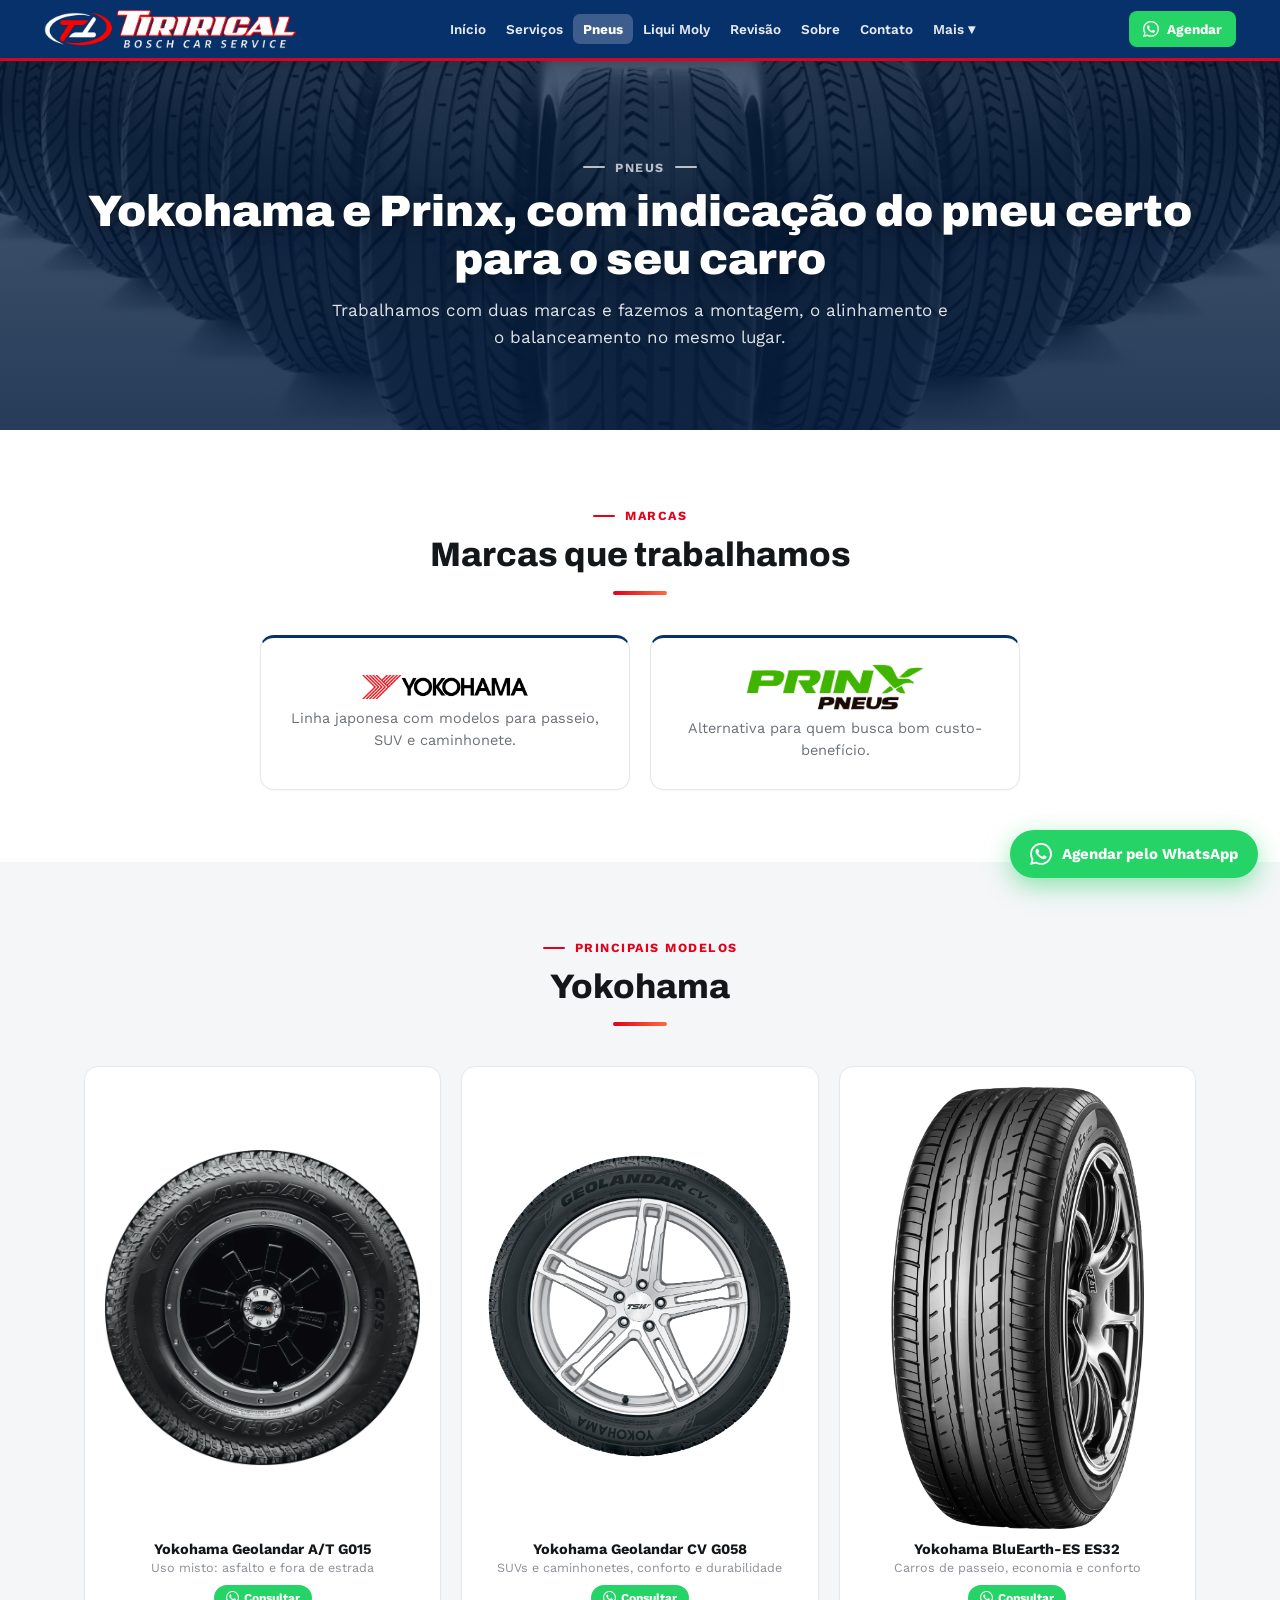
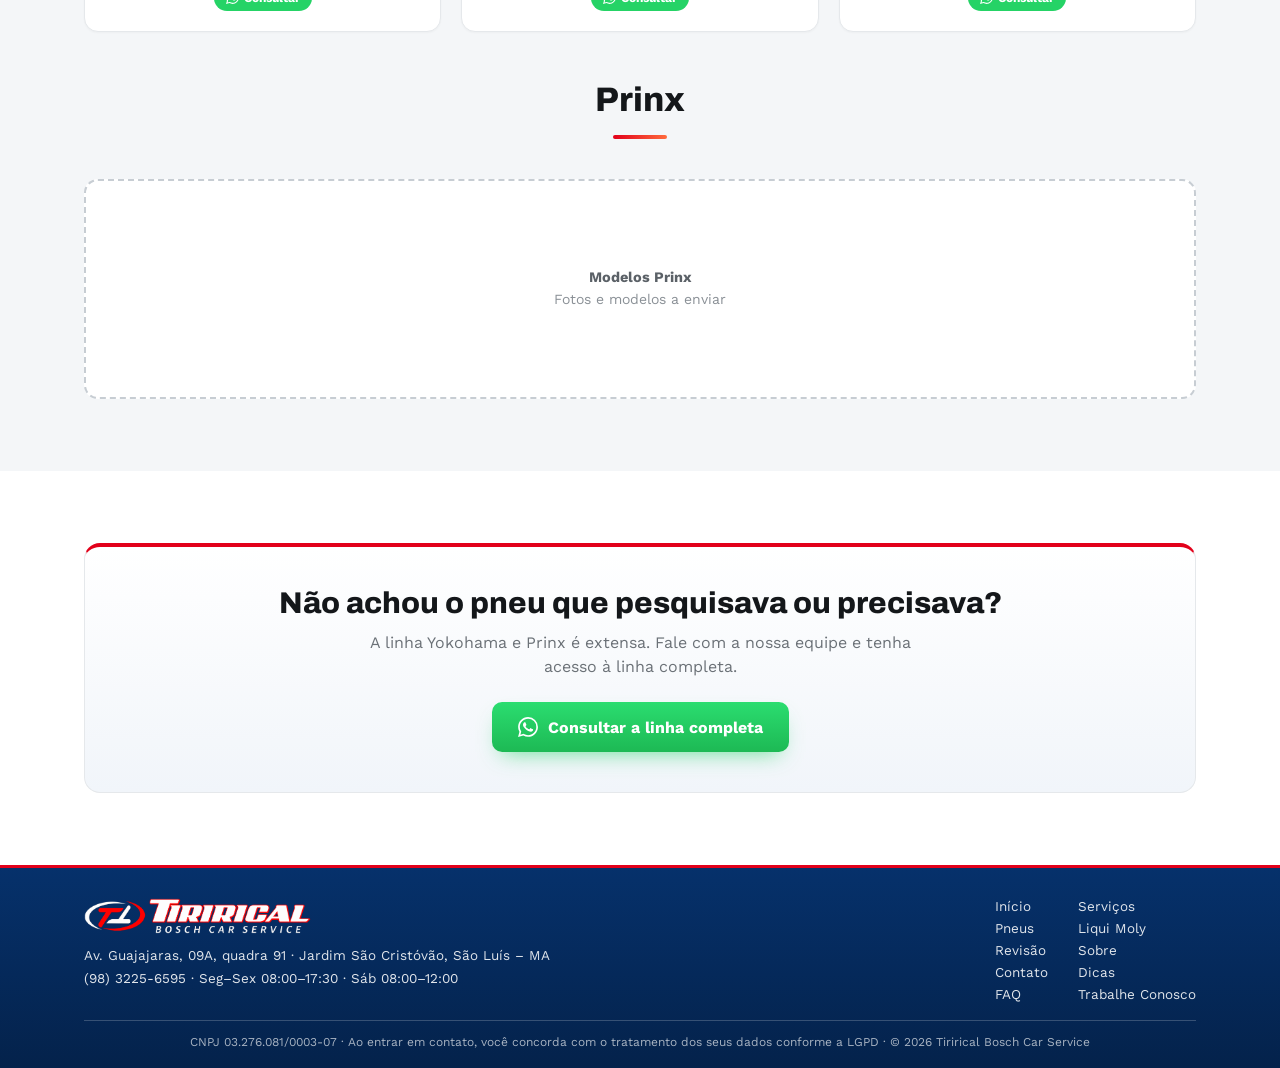
<file: pneus.html>
<!DOCTYPE html>
<html lang="pt-BR"><head><meta charset="utf-8"><meta name="viewport" content="width=device-width,initial-scale=1"><title>Pneus | Tirirical Bosch Car Service</title>
<link rel="preconnect" href="https://fonts.googleapis.com"><link rel="preconnect" href="https://fonts.gstatic.com" crossorigin>
<link href="https://fonts.googleapis.com/css2?family=Archivo:wght@600;700;800;900&family=Work+Sans:wght@400;500;600;700&display=swap" rel="stylesheet">
<link rel="stylesheet" href="site.css"><script src="site.js" defer></script></head><body>
<header class="hdr"><div class="in"><a class="brand" href="index.html"><img class="logo-t" src="assets/logo-tirirical.png" alt="Tirirical Bosch Car Service"></a>
<nav class="nav"><a href="index.html">Início</a><a href="servicos.html">Serviços</a><a href="pneus.html" class="on">Pneus</a><a href="liquimoly.html">Liqui Moly</a><a href="revisao.html">Revisão</a><a href="sobre.html">Sobre</a><a href="contato.html">Contato</a><div class="more"><span tabindex="0">Mais ▾</span><div class="panel"><a href="dicas.html">Dicas</a><a href="faq.html">FAQ</a><a href="trabalhe-conosco.html">Trabalhe Conosco</a></div></div></nav>
<a class="hcta" href="https://wa.me/559832256595?text=Vim%20da%20p%C3%A1gina%20de%20Pneus.%20Gostaria%20de%20saber%20mais." target="_blank" rel="noopener"><svg viewBox="0 0 24 24" fill="currentColor"><path d="M17.472 14.382c-.297-.149-1.758-.867-2.03-.967-.273-.099-.471-.148-.67.15-.197.297-.767.966-.94 1.164-.173.199-.347.223-.644.075-.297-.15-1.255-.463-2.39-1.475-.883-.788-1.48-1.761-1.653-2.059-.173-.297-.018-.458.13-.606.134-.133.298-.347.446-.52.149-.174.198-.298.298-.497.099-.198.05-.371-.025-.52-.075-.149-.669-1.612-.916-2.207-.242-.579-.487-.5-.669-.51-.173-.008-.371-.01-.57-.01-.198 0-.52.074-.792.372-.272.297-1.04 1.016-1.04 2.479 0 1.462 1.065 2.875 1.213 3.074.149.198 2.096 3.2 5.077 4.487.709.306 1.262.489 1.694.625.712.227 1.36.195 1.871.118.571-.085 1.758-.719 2.006-1.413.248-.694.248-1.289.173-1.413-.074-.124-.272-.198-.57-.347m-5.421 7.403h-.004a9.87 9.87 0 01-5.031-1.378l-.361-.214-3.741.982.998-3.648-.235-.374a9.86 9.86 0 01-1.51-5.26c.001-5.45 4.436-9.884 9.888-9.884 2.64 0 5.122 1.03 6.988 2.898a9.825 9.825 0 012.893 6.994c-.003 5.45-4.437 9.884-9.885 9.884m8.413-18.297A11.815 11.815 0 0012.05 0C5.495 0 .16 5.335.157 11.892c0 2.096.547 4.142 1.588 5.945L.057 24l6.305-1.654a11.882 11.882 0 005.683 1.448h.005c6.554 0 11.89-5.335 11.893-11.893a11.821 11.821 0 00-3.48-8.413Z"/></svg>Agendar</a>
<button class="burger" id="burger" aria-label="Menu"><svg width="20" height="20" viewBox="0 0 24 24" fill="none"><path d="M4 6h16M4 12h16M4 18h16" stroke="#fff" stroke-width="2" stroke-linecap="round"/></svg></button></div>
<div class="mpanel" id="mpanel"><a href="index.html">Início</a><a href="servicos.html">Serviços</a><a href="pneus.html" class="on">Pneus</a><a href="liquimoly.html">Liqui Moly</a><a href="revisao.html">Revisão</a><a href="sobre.html">Sobre</a><a href="contato.html">Contato</a><a href="dicas.html">Dicas</a><a href="faq.html">FAQ</a><a href="trabalhe-conosco.html">Trabalhe Conosco</a></div></header>
<section class="page-hero has-img" style="--bg:url(assets/pneus-juntos.jpg);--pos:center 45%"><div class="wrap"><div class="eyebrow">Pneus</div><h1>Yokohama e Prinx, com indicação do pneu certo para o seu carro</h1><p>Trabalhamos com duas marcas e fazemos a montagem, o alinhamento e o balanceamento no mesmo lugar.</p></div></section>
<section class="sec"><div class="wrap"><div class="center mb"><div class="eyebrow">Marcas</div><h2 class="t">Marcas que trabalhamos</h2></div><div class="grid g2" style="max-width:760px;margin:0 auto">
<div class="card center"><img src="assets/logo-yokohama.png" alt="Yokohama" style="height:26px;width:auto;margin:10px auto 6px;display:block"><p>Linha japonesa com modelos para passeio, SUV e caminhonete.</p></div>
<div class="card center"><img src="assets/logo-prinx.png" alt="Prinx Pneus" style="height:46px;width:auto;margin:0 auto;display:block"><p>Alternativa para quem busca bom custo-benefício.</p></div></div></div></section>
<section class="sec alt"><div class="wrap"><div class="center mb"><div class="eyebrow">Principais modelos</div><h2 class="t">Yokohama</h2></div><div class="grid g3">
<div class="card tire"><div class="ph2 n3"><img src="assets/pneu-geolandar-at-g015.png" alt="Yokohama Geolandar A/T G015"><img src="assets/pneu-g015-2.png" alt="Yokohama Geolandar A/T G015"><img src="assets/pneu-g015-3.png" alt="Yokohama Geolandar A/T G015"></div><b>Yokohama Geolandar A/T G015</b><span>Uso misto: asfalto e fora de estrada</span><a class="pwa" href="https://wa.me/559832256595?text=Vim%20do%20site.%20Quero%20saber%20sobre%20Yokohama%20Geolandar%20A%2FT%20G015." target="_blank" rel="noopener"><svg viewBox="0 0 24 24" fill="currentColor"><path d="M17.472 14.382c-.297-.149-1.758-.867-2.03-.967-.273-.099-.471-.148-.67.15-.197.297-.767.966-.94 1.164-.173.199-.347.223-.644.075-.297-.15-1.255-.463-2.39-1.475-.883-.788-1.48-1.761-1.653-2.059-.173-.297-.018-.458.13-.606.134-.133.298-.347.446-.52.149-.174.198-.298.298-.497.099-.198.05-.371-.025-.52-.075-.149-.669-1.612-.916-2.207-.242-.579-.487-.5-.669-.51-.173-.008-.371-.01-.57-.01-.198 0-.52.074-.792.372-.272.297-1.04 1.016-1.04 2.479 0 1.462 1.065 2.875 1.213 3.074.149.198 2.096 3.2 5.077 4.487.709.306 1.262.489 1.694.625.712.227 1.36.195 1.871.118.571-.085 1.758-.719 2.006-1.413.248-.694.248-1.289.173-1.413-.074-.124-.272-.198-.57-.347m-5.421 7.403h-.004a9.87 9.87 0 01-5.031-1.378l-.361-.214-3.741.982.998-3.648-.235-.374a9.86 9.86 0 01-1.51-5.26c.001-5.45 4.436-9.884 9.888-9.884 2.64 0 5.122 1.03 6.988 2.898a9.825 9.825 0 012.893 6.994c-.003 5.45-4.437 9.884-9.885 9.884m8.413-18.297A11.815 11.815 0 0012.05 0C5.495 0 .16 5.335.157 11.892c0 2.096.547 4.142 1.588 5.945L.057 24l6.305-1.654a11.882 11.882 0 005.683 1.448h.005c6.554 0 11.89-5.335 11.893-11.893a11.821 11.821 0 00-3.48-8.413Z"/></svg>Consultar</a></div>
<div class="card tire"><div class="ph2 n3"><img src="assets/pneu-geolandar-cv-g058.png" alt="Yokohama Geolandar CV G058"><img src="assets/pneu-g058-2.png" alt="Yokohama Geolandar CV G058"><img src="assets/pneu-g058-3.png" alt="Yokohama Geolandar CV G058"></div><b>Yokohama Geolandar CV G058</b><span>SUVs e caminhonetes, conforto e durabilidade</span><a class="pwa" href="https://wa.me/559832256595?text=Vim%20do%20site.%20Quero%20saber%20sobre%20Yokohama%20Geolandar%20CV%20G058." target="_blank" rel="noopener"><svg viewBox="0 0 24 24" fill="currentColor"><path d="M17.472 14.382c-.297-.149-1.758-.867-2.03-.967-.273-.099-.471-.148-.67.15-.197.297-.767.966-.94 1.164-.173.199-.347.223-.644.075-.297-.15-1.255-.463-2.39-1.475-.883-.788-1.48-1.761-1.653-2.059-.173-.297-.018-.458.13-.606.134-.133.298-.347.446-.52.149-.174.198-.298.298-.497.099-.198.05-.371-.025-.52-.075-.149-.669-1.612-.916-2.207-.242-.579-.487-.5-.669-.51-.173-.008-.371-.01-.57-.01-.198 0-.52.074-.792.372-.272.297-1.04 1.016-1.04 2.479 0 1.462 1.065 2.875 1.213 3.074.149.198 2.096 3.2 5.077 4.487.709.306 1.262.489 1.694.625.712.227 1.36.195 1.871.118.571-.085 1.758-.719 2.006-1.413.248-.694.248-1.289.173-1.413-.074-.124-.272-.198-.57-.347m-5.421 7.403h-.004a9.87 9.87 0 01-5.031-1.378l-.361-.214-3.741.982.998-3.648-.235-.374a9.86 9.86 0 01-1.51-5.26c.001-5.45 4.436-9.884 9.888-9.884 2.64 0 5.122 1.03 6.988 2.898a9.825 9.825 0 012.893 6.994c-.003 5.45-4.437 9.884-9.885 9.884m8.413-18.297A11.815 11.815 0 0012.05 0C5.495 0 .16 5.335.157 11.892c0 2.096.547 4.142 1.588 5.945L.057 24l6.305-1.654a11.882 11.882 0 005.683 1.448h.005c6.554 0 11.89-5.335 11.893-11.893a11.821 11.821 0 00-3.48-8.413Z"/></svg>Consultar</a></div>
<div class="card tire"><div class="ph2 n2"><img src="assets/pneu-bluearth-es32.png" alt="Yokohama BluEarth-ES ES32"><img src="assets/pneu-es32-lateral.png" alt="Yokohama BluEarth-ES ES32"></div><b>Yokohama BluEarth-ES ES32</b><span>Carros de passeio, economia e conforto</span><a class="pwa" href="https://wa.me/559832256595?text=Vim%20do%20site.%20Quero%20saber%20sobre%20Yokohama%20BluEarth-ES%20ES32." target="_blank" rel="noopener"><svg viewBox="0 0 24 24" fill="currentColor"><path d="M17.472 14.382c-.297-.149-1.758-.867-2.03-.967-.273-.099-.471-.148-.67.15-.197.297-.767.966-.94 1.164-.173.199-.347.223-.644.075-.297-.15-1.255-.463-2.39-1.475-.883-.788-1.48-1.761-1.653-2.059-.173-.297-.018-.458.13-.606.134-.133.298-.347.446-.52.149-.174.198-.298.298-.497.099-.198.05-.371-.025-.52-.075-.149-.669-1.612-.916-2.207-.242-.579-.487-.5-.669-.51-.173-.008-.371-.01-.57-.01-.198 0-.52.074-.792.372-.272.297-1.04 1.016-1.04 2.479 0 1.462 1.065 2.875 1.213 3.074.149.198 2.096 3.2 5.077 4.487.709.306 1.262.489 1.694.625.712.227 1.36.195 1.871.118.571-.085 1.758-.719 2.006-1.413.248-.694.248-1.289.173-1.413-.074-.124-.272-.198-.57-.347m-5.421 7.403h-.004a9.87 9.87 0 01-5.031-1.378l-.361-.214-3.741.982.998-3.648-.235-.374a9.86 9.86 0 01-1.51-5.26c.001-5.45 4.436-9.884 9.888-9.884 2.64 0 5.122 1.03 6.988 2.898a9.825 9.825 0 012.893 6.994c-.003 5.45-4.437 9.884-9.885 9.884m8.413-18.297A11.815 11.815 0 0012.05 0C5.495 0 .16 5.335.157 11.892c0 2.096.547 4.142 1.588 5.945L.057 24l6.305-1.654a11.882 11.882 0 005.683 1.448h.005c6.554 0 11.89-5.335 11.893-11.893a11.821 11.821 0 00-3.48-8.413Z"/></svg>Consultar</a></div></div>
<div class="center mb" style="margin-top:48px"><h2 class="t">Prinx</h2></div><div class="grid g3"><div class="ph" style="min-height:220px"><b>Modelos Prinx</b>Fotos e modelos a enviar</div></div></div></section>
<section class="sec"><div class="wrap"><div class="cta-box"><h2>Não achou o pneu que pesquisava ou precisava?</h2><p>A linha Yokohama e Prinx é extensa. Fale com a nossa equipe e tenha acesso à linha completa.</p><div class="row c"><a class="btn btn-wa" href="https://wa.me/559832256595?text=Vim%20da%20p%C3%A1gina%20de%20Pneus.%20Gostaria%20de%20consultar%20a%20linha%20completa%20de%20pneus%20Yokohama%20e%20Prinx." target="_blank" rel="noopener"><svg viewBox="0 0 24 24" fill="currentColor"><path d="M17.472 14.382c-.297-.149-1.758-.867-2.03-.967-.273-.099-.471-.148-.67.15-.197.297-.767.966-.94 1.164-.173.199-.347.223-.644.075-.297-.15-1.255-.463-2.39-1.475-.883-.788-1.48-1.761-1.653-2.059-.173-.297-.018-.458.13-.606.134-.133.298-.347.446-.52.149-.174.198-.298.298-.497.099-.198.05-.371-.025-.52-.075-.149-.669-1.612-.916-2.207-.242-.579-.487-.5-.669-.51-.173-.008-.371-.01-.57-.01-.198 0-.52.074-.792.372-.272.297-1.04 1.016-1.04 2.479 0 1.462 1.065 2.875 1.213 3.074.149.198 2.096 3.2 5.077 4.487.709.306 1.262.489 1.694.625.712.227 1.36.195 1.871.118.571-.085 1.758-.719 2.006-1.413.248-.694.248-1.289.173-1.413-.074-.124-.272-.198-.57-.347m-5.421 7.403h-.004a9.87 9.87 0 01-5.031-1.378l-.361-.214-3.741.982.998-3.648-.235-.374a9.86 9.86 0 01-1.51-5.26c.001-5.45 4.436-9.884 9.888-9.884 2.64 0 5.122 1.03 6.988 2.898a9.825 9.825 0 012.893 6.994c-.003 5.45-4.437 9.884-9.885 9.884m8.413-18.297A11.815 11.815 0 0012.05 0C5.495 0 .16 5.335.157 11.892c0 2.096.547 4.142 1.588 5.945L.057 24l6.305-1.654a11.882 11.882 0 005.683 1.448h.005c6.554 0 11.89-5.335 11.893-11.893a11.821 11.821 0 00-3.48-8.413Z"/></svg>Consultar a linha completa</a></div></div></div></section>
<footer class="ftr"><div class="wrap"><div class="fr"><div><a class="brand" href="index.html"><img class="logo-t" src="assets/logo-tirirical.png" alt="Tirirical Bosch Car Service"></a><div class="fi">Av. Guajajaras, 09A, quadra 91 · Jardim São Cristóvão, São Luís – MA<br>(98) 3225-6595 · Seg–Sex 08:00–17:30 · Sáb 08:00–12:00</div></div>
<nav><a href="index.html">Início</a><a href="servicos.html">Serviços</a><a href="pneus.html">Pneus</a><a href="liquimoly.html">Liqui Moly</a><a href="revisao.html">Revisão</a><a href="sobre.html">Sobre</a><a href="contato.html">Contato</a><a href="dicas.html">Dicas</a><a href="faq.html">FAQ</a><a href="trabalhe-conosco.html">Trabalhe Conosco</a></nav></div>
<div class="legal">CNPJ 03.276.081/0003-07 · Ao entrar em contato, você concorda com o tratamento dos seus dados conforme a LGPD · © 2026 Tirirical Bosch Car Service</div></div></footer>
<a class="fwa" href="https://wa.me/559832256595?text=Vim%20da%20p%C3%A1gina%20de%20Pneus.%20Gostaria%20de%20saber%20mais." target="_blank" rel="noopener"><svg viewBox="0 0 24 24" fill="currentColor"><path d="M17.472 14.382c-.297-.149-1.758-.867-2.03-.967-.273-.099-.471-.148-.67.15-.197.297-.767.966-.94 1.164-.173.199-.347.223-.644.075-.297-.15-1.255-.463-2.39-1.475-.883-.788-1.48-1.761-1.653-2.059-.173-.297-.018-.458.13-.606.134-.133.298-.347.446-.52.149-.174.198-.298.298-.497.099-.198.05-.371-.025-.52-.075-.149-.669-1.612-.916-2.207-.242-.579-.487-.5-.669-.51-.173-.008-.371-.01-.57-.01-.198 0-.52.074-.792.372-.272.297-1.04 1.016-1.04 2.479 0 1.462 1.065 2.875 1.213 3.074.149.198 2.096 3.2 5.077 4.487.709.306 1.262.489 1.694.625.712.227 1.36.195 1.871.118.571-.085 1.758-.719 2.006-1.413.248-.694.248-1.289.173-1.413-.074-.124-.272-.198-.57-.347m-5.421 7.403h-.004a9.87 9.87 0 01-5.031-1.378l-.361-.214-3.741.982.998-3.648-.235-.374a9.86 9.86 0 01-1.51-5.26c.001-5.45 4.436-9.884 9.888-9.884 2.64 0 5.122 1.03 6.988 2.898a9.825 9.825 0 012.893 6.994c-.003 5.45-4.437 9.884-9.885 9.884m8.413-18.297A11.815 11.815 0 0012.05 0C5.495 0 .16 5.335.157 11.892c0 2.096.547 4.142 1.588 5.945L.057 24l6.305-1.654a11.882 11.882 0 005.683 1.448h.005c6.554 0 11.89-5.335 11.893-11.893a11.821 11.821 0 00-3.48-8.413Z"/></svg><span>Agendar pelo WhatsApp</span></a>
</body></html>
</file>
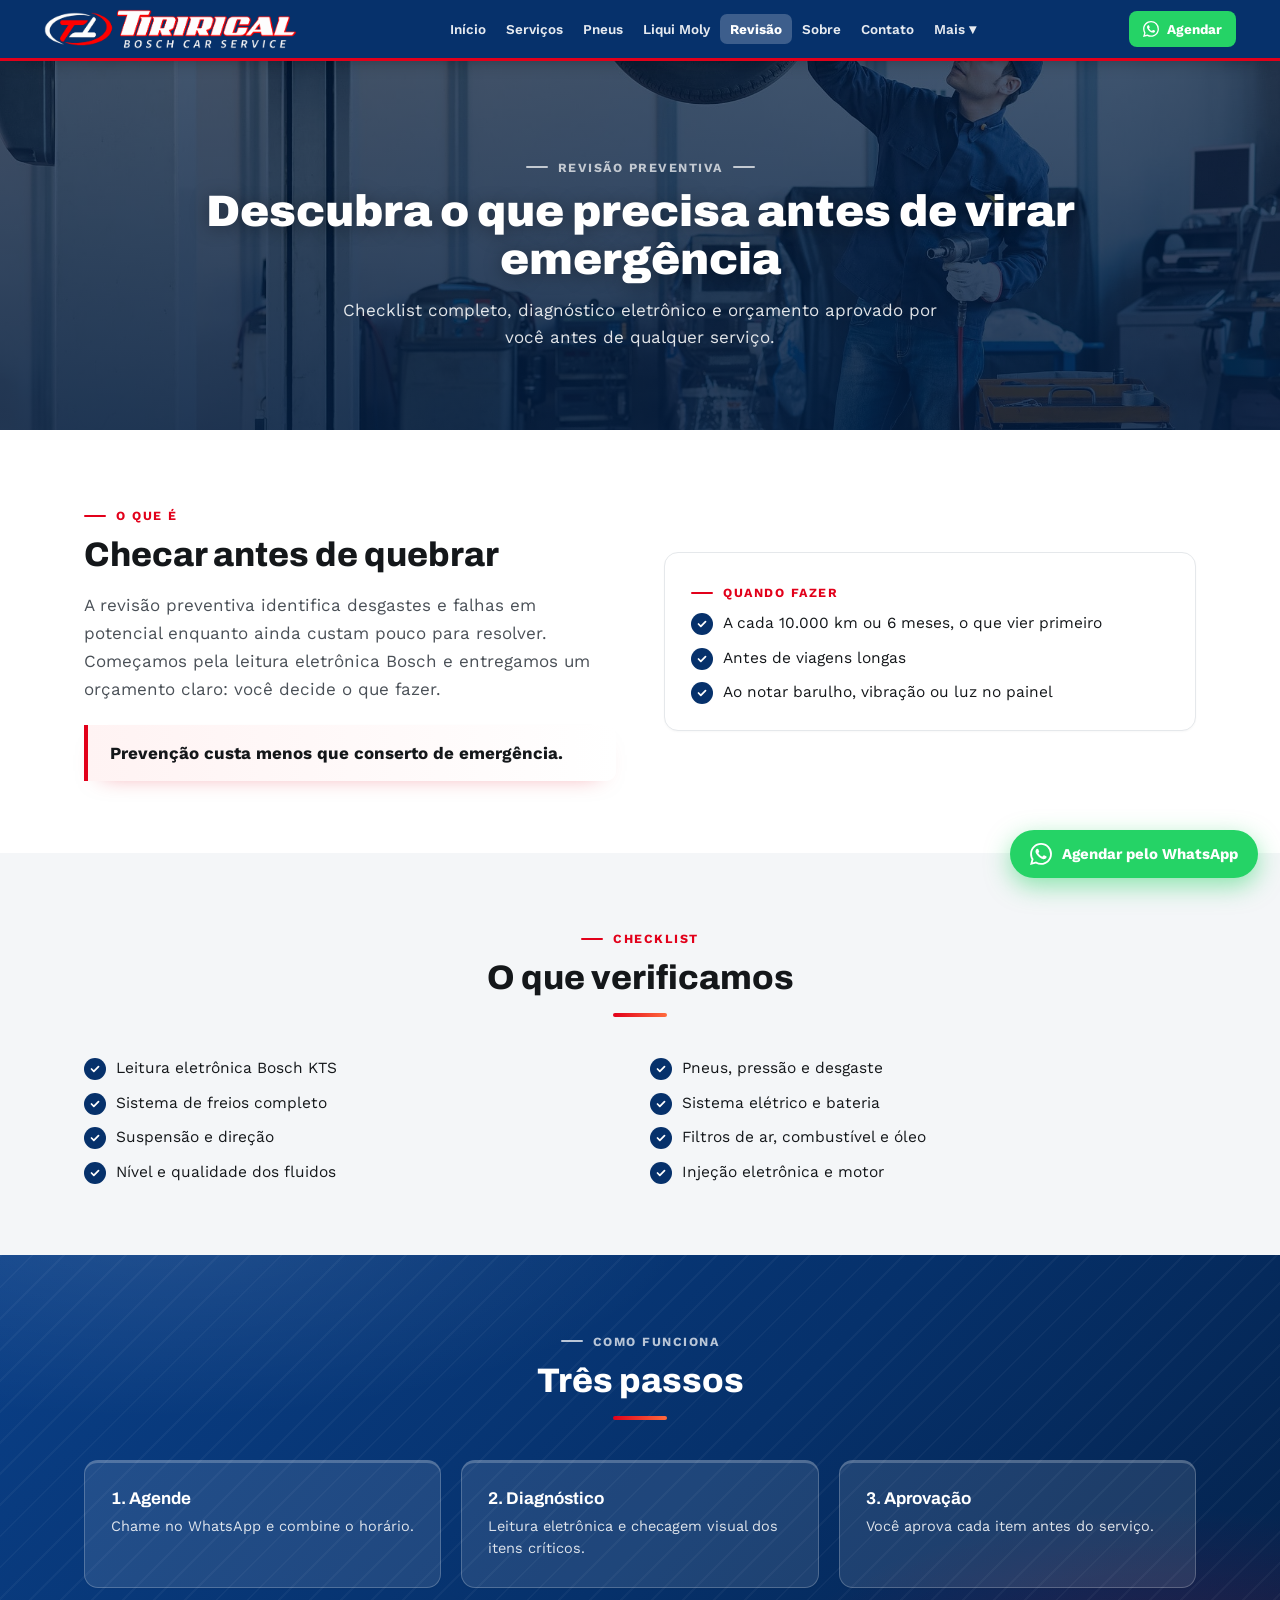
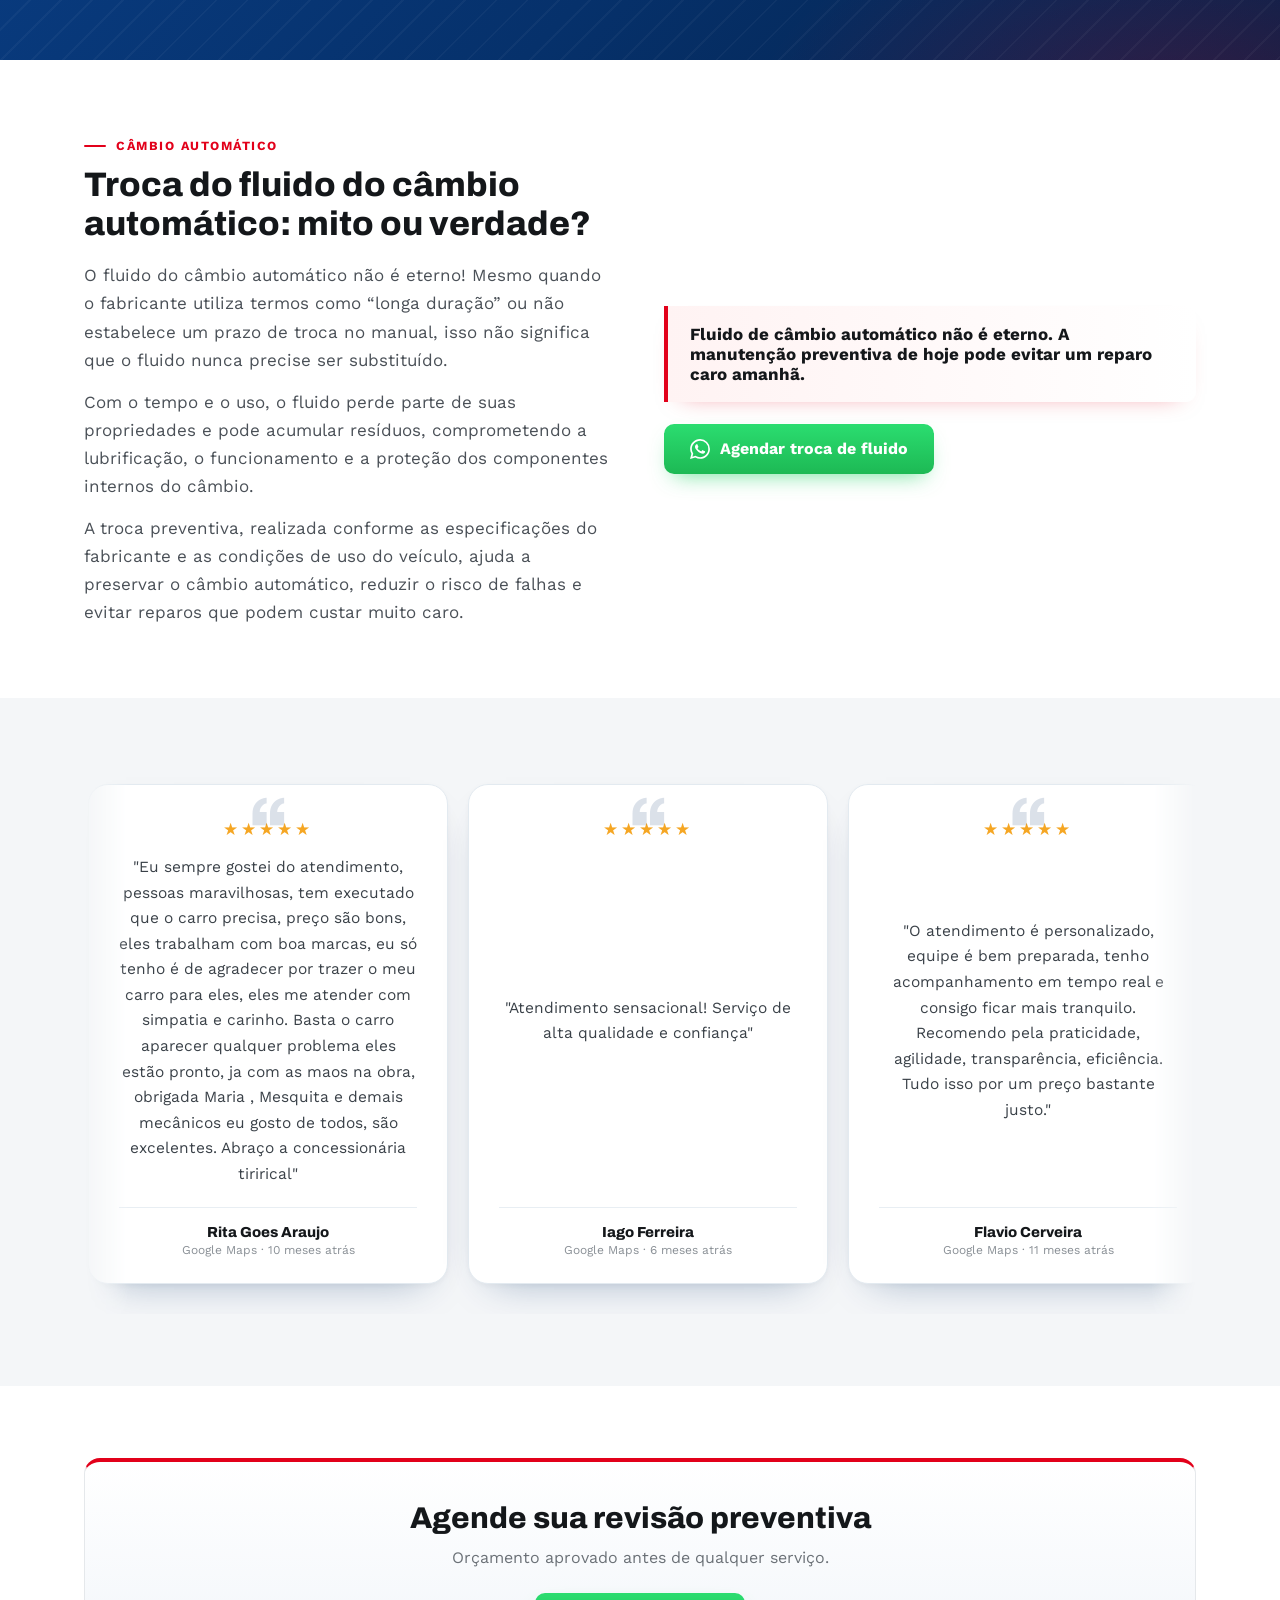
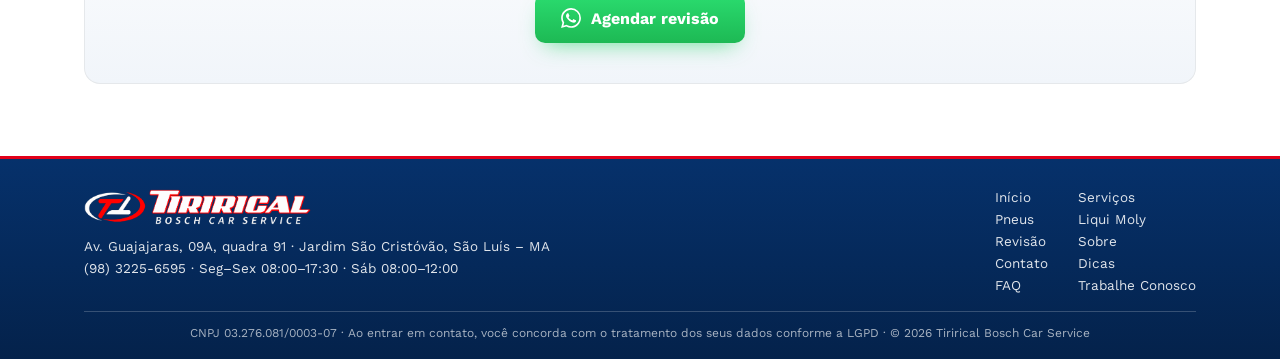
<file: revisao.html>
<!DOCTYPE html>
<html lang="pt-BR"><head><meta charset="utf-8"><meta name="viewport" content="width=device-width,initial-scale=1"><title>Revisão Preventiva | Tirirical Bosch Car Service</title>
<link rel="preconnect" href="https://fonts.googleapis.com"><link rel="preconnect" href="https://fonts.gstatic.com" crossorigin>
<link href="https://fonts.googleapis.com/css2?family=Archivo:wght@600;700;800;900&family=Work+Sans:wght@400;500;600;700&display=swap" rel="stylesheet">
<link rel="stylesheet" href="site.css"><script src="site.js" defer></script></head><body>
<header class="hdr"><div class="in"><a class="brand" href="index.html"><img class="logo-t" src="assets/logo-tirirical.png" alt="Tirirical Bosch Car Service"></a>
<nav class="nav"><a href="index.html">Início</a><a href="servicos.html">Serviços</a><a href="pneus.html">Pneus</a><a href="liquimoly.html">Liqui Moly</a><a href="revisao.html" class="on">Revisão</a><a href="sobre.html">Sobre</a><a href="contato.html">Contato</a><div class="more"><span tabindex="0">Mais ▾</span><div class="panel"><a href="dicas.html">Dicas</a><a href="faq.html">FAQ</a><a href="trabalhe-conosco.html">Trabalhe Conosco</a></div></div></nav>
<a class="hcta" href="https://wa.me/559832256595?text=Vim%20da%20p%C3%A1gina%20de%20Revis%C3%A3o%20Preventiva.%20Gostaria%20de%20agendar." target="_blank" rel="noopener"><svg viewBox="0 0 24 24" fill="currentColor"><path d="M17.472 14.382c-.297-.149-1.758-.867-2.03-.967-.273-.099-.471-.148-.67.15-.197.297-.767.966-.94 1.164-.173.199-.347.223-.644.075-.297-.15-1.255-.463-2.39-1.475-.883-.788-1.48-1.761-1.653-2.059-.173-.297-.018-.458.13-.606.134-.133.298-.347.446-.52.149-.174.198-.298.298-.497.099-.198.05-.371-.025-.52-.075-.149-.669-1.612-.916-2.207-.242-.579-.487-.5-.669-.51-.173-.008-.371-.01-.57-.01-.198 0-.52.074-.792.372-.272.297-1.04 1.016-1.04 2.479 0 1.462 1.065 2.875 1.213 3.074.149.198 2.096 3.2 5.077 4.487.709.306 1.262.489 1.694.625.712.227 1.36.195 1.871.118.571-.085 1.758-.719 2.006-1.413.248-.694.248-1.289.173-1.413-.074-.124-.272-.198-.57-.347m-5.421 7.403h-.004a9.87 9.87 0 01-5.031-1.378l-.361-.214-3.741.982.998-3.648-.235-.374a9.86 9.86 0 01-1.51-5.26c.001-5.45 4.436-9.884 9.888-9.884 2.64 0 5.122 1.03 6.988 2.898a9.825 9.825 0 012.893 6.994c-.003 5.45-4.437 9.884-9.885 9.884m8.413-18.297A11.815 11.815 0 0012.05 0C5.495 0 .16 5.335.157 11.892c0 2.096.547 4.142 1.588 5.945L.057 24l6.305-1.654a11.882 11.882 0 005.683 1.448h.005c6.554 0 11.89-5.335 11.893-11.893a11.821 11.821 0 00-3.48-8.413Z"/></svg>Agendar</a>
<button class="burger" id="burger" aria-label="Menu"><svg width="20" height="20" viewBox="0 0 24 24" fill="none"><path d="M4 6h16M4 12h16M4 18h16" stroke="#fff" stroke-width="2" stroke-linecap="round"/></svg></button></div>
<div class="mpanel" id="mpanel"><a href="index.html">Início</a><a href="servicos.html">Serviços</a><a href="pneus.html">Pneus</a><a href="liquimoly.html">Liqui Moly</a><a href="revisao.html" class="on">Revisão</a><a href="sobre.html">Sobre</a><a href="contato.html">Contato</a><a href="dicas.html">Dicas</a><a href="faq.html">FAQ</a><a href="trabalhe-conosco.html">Trabalhe Conosco</a></div></header>
<section class="page-hero has-img" style="--bg:url(assets/oficina-hero.jpeg);--pos:center 40%"><div class="wrap"><div class="eyebrow">Revisão preventiva</div><h1>Descubra o que precisa antes de virar emergência</h1><p>Checklist completo, diagnóstico eletrônico e orçamento aprovado por você antes de qualquer serviço.</p></div></section>
<section class="sec"><div class="wrap"><div class="split"><div><div class="eyebrow">O que é</div><h2 class="t">Checar antes de quebrar</h2><p class="lead" style="margin-top:16px">A revisão preventiva identifica desgastes e falhas em potencial enquanto ainda custam pouco para resolver. Começamos pela leitura eletrônica Bosch e entregamos um orçamento claro: você decide o que fazer.</p><div class="note">Prevenção custa menos que conserto de emergência.</div></div>
<div class="card"><div class="eyebrow">Quando fazer</div><ul class="chk"><li>A cada 10.000 km ou 6 meses, o que vier primeiro</li><li>Antes de viagens longas</li><li>Ao notar barulho, vibração ou luz no painel</li></ul></div></div></div></section>
<section class="sec alt"><div class="wrap"><div class="center mb"><div class="eyebrow">Checklist</div><h2 class="t">O que verificamos</h2></div><div class="grid g2"><ul class="chk"><li>Leitura eletrônica Bosch KTS</li><li>Sistema de freios completo</li><li>Suspensão e direção</li><li>Nível e qualidade dos fluidos</li></ul><ul class="chk"><li>Pneus, pressão e desgaste</li><li>Sistema elétrico e bateria</li><li>Filtros de ar, combustível e óleo</li><li>Injeção eletrônica e motor</li></ul></div></div></section>
<section class="sec blue"><div class="wrap"><div class="center mb"><div class="eyebrow">Como funciona</div><h2 class="t">Três passos</h2></div><div class="grid g3">
<div class="card" style="background:rgba(255,255,255,.1);border-color:rgba(255,255,255,.22)"><h3>1. Agende</h3><p style="color:rgba(255,255,255,.85)">Chame no WhatsApp e combine o horário.</p></div>
<div class="card" style="background:rgba(255,255,255,.1);border-color:rgba(255,255,255,.22)"><h3>2. Diagnóstico</h3><p style="color:rgba(255,255,255,.85)">Leitura eletrônica e checagem visual dos itens críticos.</p></div>
<div class="card" style="background:rgba(255,255,255,.1);border-color:rgba(255,255,255,.22)"><h3>3. Aprovação</h3><p style="color:rgba(255,255,255,.85)">Você aprova cada item antes do serviço.</p></div></div></div></section>
<section class="sec" id="cambio"><div class="wrap"><div class="split"><div><div class="eyebrow">Câmbio automático</div><h2 class="t">Troca do fluido do câmbio automático: mito ou verdade?</h2>
<p class="lead" style="margin-top:18px">O fluido do câmbio automático não é eterno! Mesmo quando o fabricante utiliza termos como “longa duração” ou não estabelece um prazo de troca no manual, isso não significa que o fluido nunca precise ser substituído.</p>
<p class="lead" style="margin-top:14px">Com o tempo e o uso, o fluido perde parte de suas propriedades e pode acumular resíduos, comprometendo a lubrificação, o funcionamento e a proteção dos componentes internos do câmbio.</p>
<p class="lead" style="margin-top:14px">A troca preventiva, realizada conforme as especificações do fabricante e as condições de uso do veículo, ajuda a preservar o câmbio automático, reduzir o risco de falhas e evitar reparos que podem custar muito caro.</p></div>
<div><div class="note">Fluido de câmbio automático não é eterno. A manutenção preventiva de hoje pode evitar um reparo caro amanhã.</div><div class="row mt"><a class="btn btn-wa" href="https://wa.me/559832256595?text=Vim%20do%20site.%20Gostaria%20de%20agendar%20a%20troca%20de%20fluido%20do%20c%C3%A2mbio%20autom%C3%A1tico." target="_blank" rel="noopener"><svg viewBox="0 0 24 24" fill="currentColor"><path d="M17.472 14.382c-.297-.149-1.758-.867-2.03-.967-.273-.099-.471-.148-.67.15-.197.297-.767.966-.94 1.164-.173.199-.347.223-.644.075-.297-.15-1.255-.463-2.39-1.475-.883-.788-1.48-1.761-1.653-2.059-.173-.297-.018-.458.13-.606.134-.133.298-.347.446-.52.149-.174.198-.298.298-.497.099-.198.05-.371-.025-.52-.075-.149-.669-1.612-.916-2.207-.242-.579-.487-.5-.669-.51-.173-.008-.371-.01-.57-.01-.198 0-.52.074-.792.372-.272.297-1.04 1.016-1.04 2.479 0 1.462 1.065 2.875 1.213 3.074.149.198 2.096 3.2 5.077 4.487.709.306 1.262.489 1.694.625.712.227 1.36.195 1.871.118.571-.085 1.758-.719 2.006-1.413.248-.694.248-1.289.173-1.413-.074-.124-.272-.198-.57-.347m-5.421 7.403h-.004a9.87 9.87 0 01-5.031-1.378l-.361-.214-3.741.982.998-3.648-.235-.374a9.86 9.86 0 01-1.51-5.26c.001-5.45 4.436-9.884 9.888-9.884 2.64 0 5.122 1.03 6.988 2.898a9.825 9.825 0 012.893 6.994c-.003 5.45-4.437 9.884-9.885 9.884m8.413-18.297A11.815 11.815 0 0012.05 0C5.495 0 .16 5.335.157 11.892c0 2.096.547 4.142 1.588 5.945L.057 24l6.305-1.654a11.882 11.882 0 005.683 1.448h.005c6.554 0 11.89-5.335 11.893-11.893a11.821 11.821 0 00-3.48-8.413Z"/></svg>Agendar troca de fluido</a></div></div></div></div></section>
<section class="sec alt"><div class="wrap"><div class="rv"><div class="rv-track"><div class="quote"><div class="st">★★★★★</div><p>"Eu sempre gostei do atendimento, pessoas maravilhosas, tem executado que o carro precisa, preço são bons, eles trabalham com boa marcas, eu só tenho é de agradecer por trazer o meu carro para eles, eles me atender com simpatia e carinho. Basta o carro aparecer qualquer problema eles estão pronto, ja com as maos na obra, obrigada Maria , Mesquita e demais mecânicos eu gosto de todos, são excelentes. Abraço a concessionária tirirical"</p><div class="who">Rita Goes Araujo<small>Google Maps · 10 meses atrás</small></div></div><div class="quote"><div class="st">★★★★★</div><p>"Atendimento sensacional! Serviço de alta qualidade e confiança"</p><div class="who">Iago Ferreira<small>Google Maps · 6 meses atrás</small></div></div><div class="quote"><div class="st">★★★★★</div><p>"O atendimento é personalizado, equipe é bem preparada, tenho acompanhamento em tempo real e consigo ficar mais tranquilo. Recomendo pela praticidade, agilidade, transparência, eficiência. Tudo isso por um preço bastante justo."</p><div class="who">Flavio Cerveira<small>Google Maps · 11 meses atrás</small></div></div><div class="quote"><div class="st">★★★★★</div><p>"Ótimo atendimento 👏<br>Qualidade do serviço 10"</p><div class="who">Emilly Cirqueira<small>Google Maps · um ano atrás</small></div></div><div class="quote"><div class="st">★★★★★</div><p>"Excelente serviço. Oficina totalmente equipada com preços honestos. Recomendo."</p><div class="who">José Edmundo de Medeiros Soares<small>Google Maps · Local Guide · um ano atrás</small></div></div><div class="quote"><div class="st">★★★★★</div><p>"Atendimento atencioso, honesto e competente. Equipe coordenada por Mesquita faz um ótimo serviço. Honestidade e Competência."</p><div class="who">Justino Macieira Neto<small>Google Maps · Local Guide · 2 anos atrás</small></div></div><div class="quote"><div class="st">★★★★★</div><p>"Oficina séria, com profissionais honestos e preços justos. Atendimento sem igual, com feedback! Parabéns, virei cliente da loja!"</p><div class="who">Rafael Fiuza<small>Google Maps · Local Guide · 7 anos atrás</small></div></div><div class="quote"><div class="st">★★★★★</div><p>"Excelente atendimento, serviço e preço justo."</p><div class="who">Jussara Lins<small>Google Maps · Local Guide · 6 anos atrás</small></div></div><div class="quote"><div class="st">★★★★★</div><p>"Super recomendo, local de pessoas honestas. O mecânico líder, Sr. Mesquita, é a maior razão de eu frequentar o ambiente."</p><div class="who">André Serra<small>Google Maps · Local Guide · 3 anos atrás</small></div></div><div class="quote"><div class="st">★★★★★</div><p>"Ótimo atendimento e serviço de qualidade. Indico."</p><div class="who">Villa Encantada<small>Google Maps · Local Guide · 6 anos atrás</small></div></div><span style="display:contents" aria-hidden="true"><div class="quote"><div class="st">★★★★★</div><p>"Eu sempre gostei do atendimento, pessoas maravilhosas, tem executado que o carro precisa, preço são bons, eles trabalham com boa marcas, eu só tenho é de agradecer por trazer o meu carro para eles, eles me atender com simpatia e carinho. Basta o carro aparecer qualquer problema eles estão pronto, ja com as maos na obra, obrigada Maria , Mesquita e demais mecânicos eu gosto de todos, são excelentes. Abraço a concessionária tirirical"</p><div class="who">Rita Goes Araujo<small>Google Maps · 10 meses atrás</small></div></div><div class="quote"><div class="st">★★★★★</div><p>"Atendimento sensacional! Serviço de alta qualidade e confiança"</p><div class="who">Iago Ferreira<small>Google Maps · 6 meses atrás</small></div></div><div class="quote"><div class="st">★★★★★</div><p>"O atendimento é personalizado, equipe é bem preparada, tenho acompanhamento em tempo real e consigo ficar mais tranquilo. Recomendo pela praticidade, agilidade, transparência, eficiência. Tudo isso por um preço bastante justo."</p><div class="who">Flavio Cerveira<small>Google Maps · 11 meses atrás</small></div></div><div class="quote"><div class="st">★★★★★</div><p>"Ótimo atendimento 👏<br>Qualidade do serviço 10"</p><div class="who">Emilly Cirqueira<small>Google Maps · um ano atrás</small></div></div><div class="quote"><div class="st">★★★★★</div><p>"Excelente serviço. Oficina totalmente equipada com preços honestos. Recomendo."</p><div class="who">José Edmundo de Medeiros Soares<small>Google Maps · Local Guide · um ano atrás</small></div></div><div class="quote"><div class="st">★★★★★</div><p>"Atendimento atencioso, honesto e competente. Equipe coordenada por Mesquita faz um ótimo serviço. Honestidade e Competência."</p><div class="who">Justino Macieira Neto<small>Google Maps · Local Guide · 2 anos atrás</small></div></div><div class="quote"><div class="st">★★★★★</div><p>"Oficina séria, com profissionais honestos e preços justos. Atendimento sem igual, com feedback! Parabéns, virei cliente da loja!"</p><div class="who">Rafael Fiuza<small>Google Maps · Local Guide · 7 anos atrás</small></div></div><div class="quote"><div class="st">★★★★★</div><p>"Excelente atendimento, serviço e preço justo."</p><div class="who">Jussara Lins<small>Google Maps · Local Guide · 6 anos atrás</small></div></div><div class="quote"><div class="st">★★★★★</div><p>"Super recomendo, local de pessoas honestas. O mecânico líder, Sr. Mesquita, é a maior razão de eu frequentar o ambiente."</p><div class="who">André Serra<small>Google Maps · Local Guide · 3 anos atrás</small></div></div><div class="quote"><div class="st">★★★★★</div><p>"Ótimo atendimento e serviço de qualidade. Indico."</p><div class="who">Villa Encantada<small>Google Maps · Local Guide · 6 anos atrás</small></div></div></span></div></div></div></section>
<section class="sec"><div class="wrap"><div class="cta-box"><h2>Agende sua revisão preventiva</h2><p>Orçamento aprovado antes de qualquer serviço.</p><div class="row c"><a class="btn btn-wa" href="https://wa.me/559832256595?text=Vim%20da%20p%C3%A1gina%20de%20Revis%C3%A3o%20Preventiva.%20Gostaria%20de%20agendar." target="_blank" rel="noopener"><svg viewBox="0 0 24 24" fill="currentColor"><path d="M17.472 14.382c-.297-.149-1.758-.867-2.03-.967-.273-.099-.471-.148-.67.15-.197.297-.767.966-.94 1.164-.173.199-.347.223-.644.075-.297-.15-1.255-.463-2.39-1.475-.883-.788-1.48-1.761-1.653-2.059-.173-.297-.018-.458.13-.606.134-.133.298-.347.446-.52.149-.174.198-.298.298-.497.099-.198.05-.371-.025-.52-.075-.149-.669-1.612-.916-2.207-.242-.579-.487-.5-.669-.51-.173-.008-.371-.01-.57-.01-.198 0-.52.074-.792.372-.272.297-1.04 1.016-1.04 2.479 0 1.462 1.065 2.875 1.213 3.074.149.198 2.096 3.2 5.077 4.487.709.306 1.262.489 1.694.625.712.227 1.36.195 1.871.118.571-.085 1.758-.719 2.006-1.413.248-.694.248-1.289.173-1.413-.074-.124-.272-.198-.57-.347m-5.421 7.403h-.004a9.87 9.87 0 01-5.031-1.378l-.361-.214-3.741.982.998-3.648-.235-.374a9.86 9.86 0 01-1.51-5.26c.001-5.45 4.436-9.884 9.888-9.884 2.64 0 5.122 1.03 6.988 2.898a9.825 9.825 0 012.893 6.994c-.003 5.45-4.437 9.884-9.885 9.884m8.413-18.297A11.815 11.815 0 0012.05 0C5.495 0 .16 5.335.157 11.892c0 2.096.547 4.142 1.588 5.945L.057 24l6.305-1.654a11.882 11.882 0 005.683 1.448h.005c6.554 0 11.89-5.335 11.893-11.893a11.821 11.821 0 00-3.48-8.413Z"/></svg>Agendar revisão</a></div></div></div></section>
<footer class="ftr"><div class="wrap"><div class="fr"><div><a class="brand" href="index.html"><img class="logo-t" src="assets/logo-tirirical.png" alt="Tirirical Bosch Car Service"></a><div class="fi">Av. Guajajaras, 09A, quadra 91 · Jardim São Cristóvão, São Luís – MA<br>(98) 3225-6595 · Seg–Sex 08:00–17:30 · Sáb 08:00–12:00</div></div>
<nav><a href="index.html">Início</a><a href="servicos.html">Serviços</a><a href="pneus.html">Pneus</a><a href="liquimoly.html">Liqui Moly</a><a href="revisao.html">Revisão</a><a href="sobre.html">Sobre</a><a href="contato.html">Contato</a><a href="dicas.html">Dicas</a><a href="faq.html">FAQ</a><a href="trabalhe-conosco.html">Trabalhe Conosco</a></nav></div>
<div class="legal">CNPJ 03.276.081/0003-07 · Ao entrar em contato, você concorda com o tratamento dos seus dados conforme a LGPD · © 2026 Tirirical Bosch Car Service</div></div></footer>
<a class="fwa" href="https://wa.me/559832256595?text=Vim%20da%20p%C3%A1gina%20de%20Revis%C3%A3o%20Preventiva.%20Gostaria%20de%20agendar." target="_blank" rel="noopener"><svg viewBox="0 0 24 24" fill="currentColor"><path d="M17.472 14.382c-.297-.149-1.758-.867-2.03-.967-.273-.099-.471-.148-.67.15-.197.297-.767.966-.94 1.164-.173.199-.347.223-.644.075-.297-.15-1.255-.463-2.39-1.475-.883-.788-1.48-1.761-1.653-2.059-.173-.297-.018-.458.13-.606.134-.133.298-.347.446-.52.149-.174.198-.298.298-.497.099-.198.05-.371-.025-.52-.075-.149-.669-1.612-.916-2.207-.242-.579-.487-.5-.669-.51-.173-.008-.371-.01-.57-.01-.198 0-.52.074-.792.372-.272.297-1.04 1.016-1.04 2.479 0 1.462 1.065 2.875 1.213 3.074.149.198 2.096 3.2 5.077 4.487.709.306 1.262.489 1.694.625.712.227 1.36.195 1.871.118.571-.085 1.758-.719 2.006-1.413.248-.694.248-1.289.173-1.413-.074-.124-.272-.198-.57-.347m-5.421 7.403h-.004a9.87 9.87 0 01-5.031-1.378l-.361-.214-3.741.982.998-3.648-.235-.374a9.86 9.86 0 01-1.51-5.26c.001-5.45 4.436-9.884 9.888-9.884 2.64 0 5.122 1.03 6.988 2.898a9.825 9.825 0 012.893 6.994c-.003 5.45-4.437 9.884-9.885 9.884m8.413-18.297A11.815 11.815 0 0012.05 0C5.495 0 .16 5.335.157 11.892c0 2.096.547 4.142 1.588 5.945L.057 24l6.305-1.654a11.882 11.882 0 005.683 1.448h.005c6.554 0 11.89-5.335 11.893-11.893a11.821 11.821 0 00-3.48-8.413Z"/></svg><span>Agendar pelo WhatsApp</span></a>
</body></html>
</file>
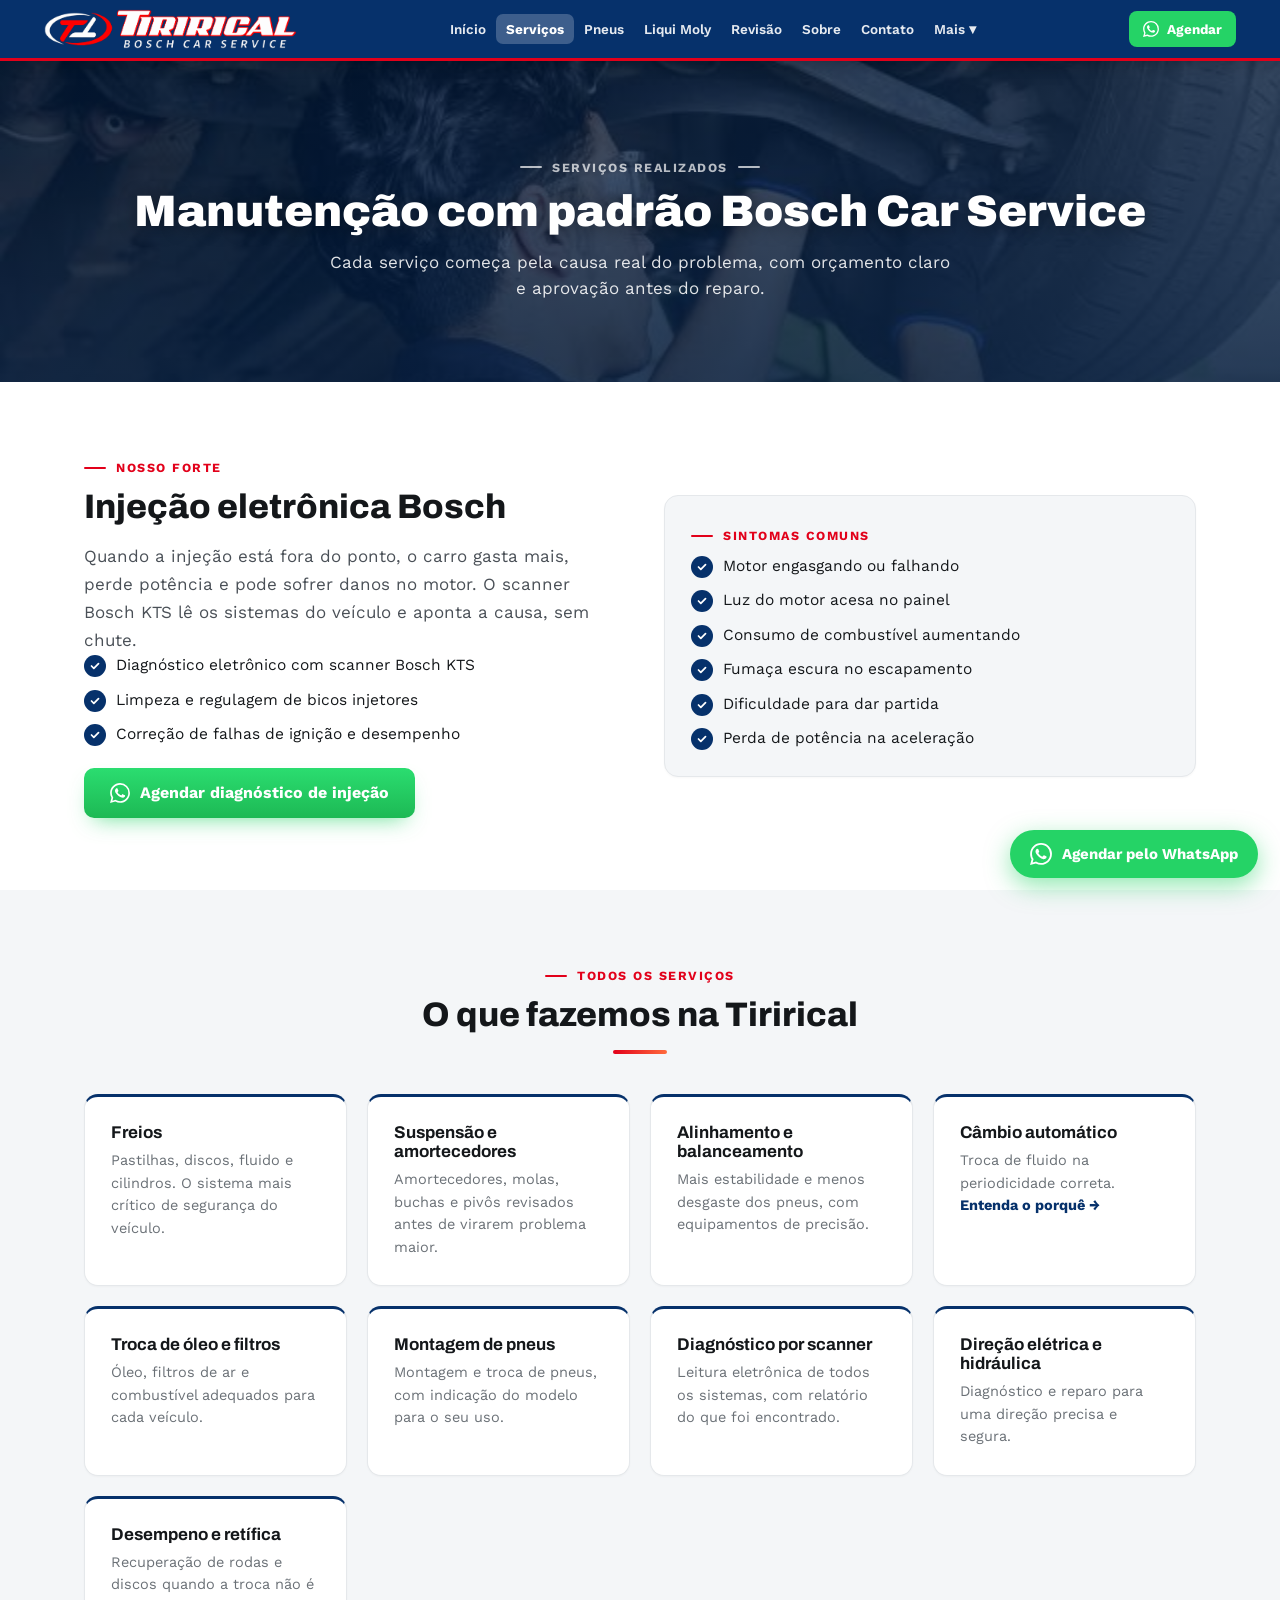
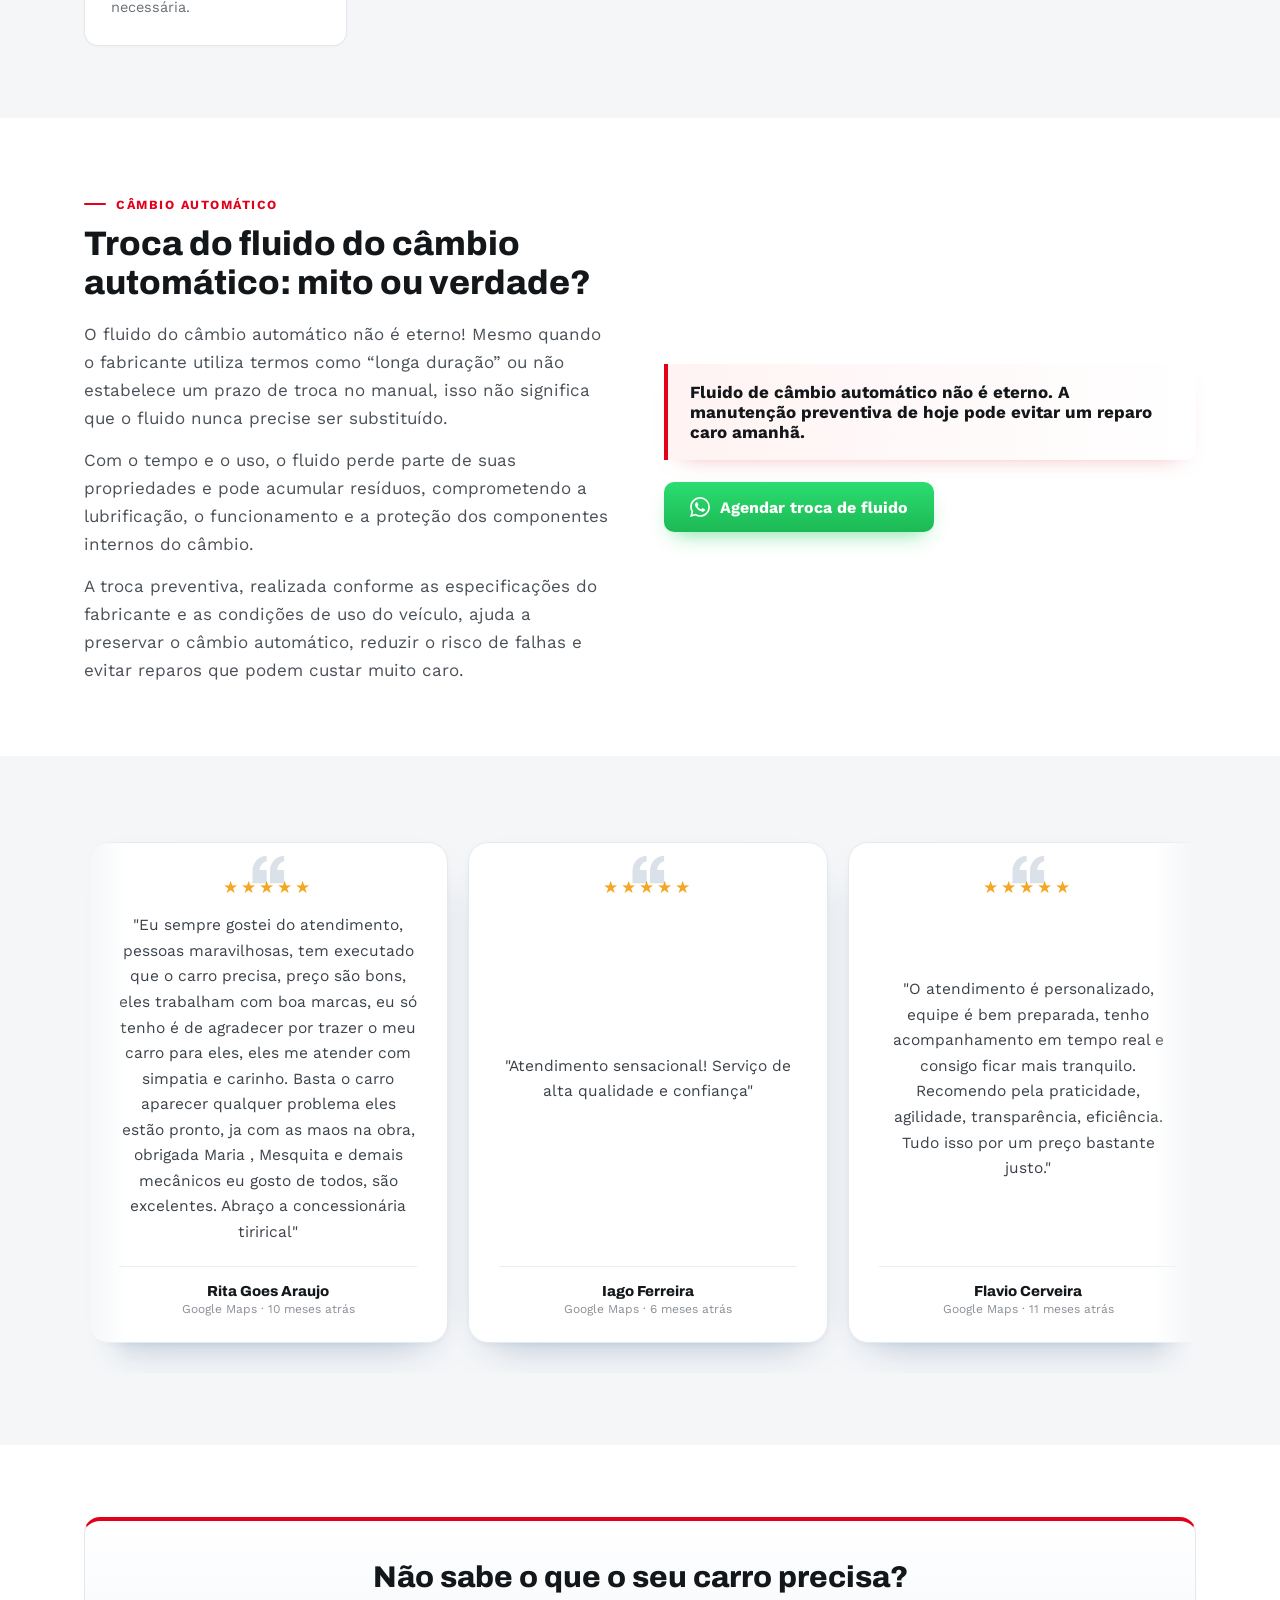
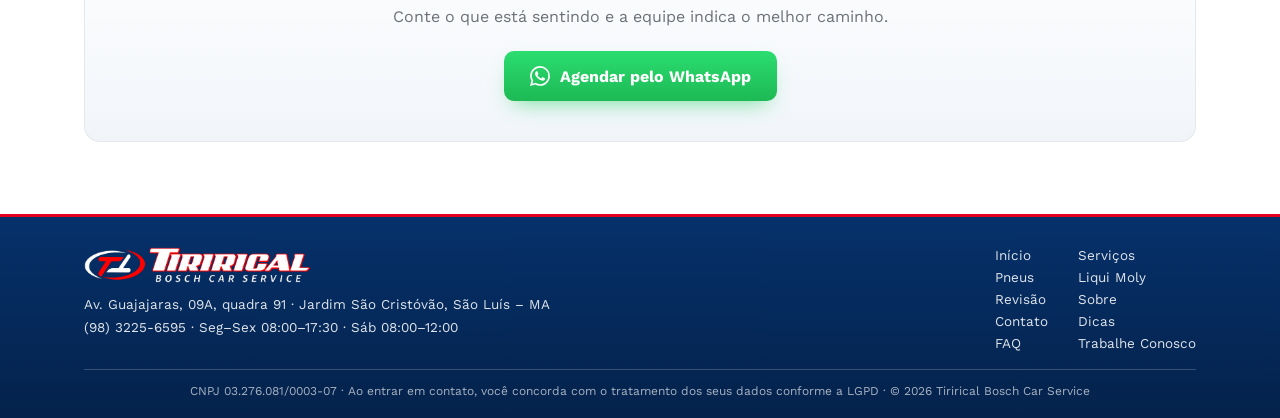
<file: servicos.html>
<!DOCTYPE html>
<html lang="pt-BR"><head><meta charset="utf-8"><meta name="viewport" content="width=device-width,initial-scale=1"><title>Serviços | Tirirical Bosch Car Service</title>
<link rel="preconnect" href="https://fonts.googleapis.com"><link rel="preconnect" href="https://fonts.gstatic.com" crossorigin>
<link href="https://fonts.googleapis.com/css2?family=Archivo:wght@600;700;800;900&family=Work+Sans:wght@400;500;600;700&display=swap" rel="stylesheet">
<link rel="stylesheet" href="site.css"><script src="site.js" defer></script></head><body>
<header class="hdr"><div class="in"><a class="brand" href="index.html"><img class="logo-t" src="assets/logo-tirirical.png" alt="Tirirical Bosch Car Service"></a>
<nav class="nav"><a href="index.html">Início</a><a href="servicos.html" class="on">Serviços</a><a href="pneus.html">Pneus</a><a href="liquimoly.html">Liqui Moly</a><a href="revisao.html">Revisão</a><a href="sobre.html">Sobre</a><a href="contato.html">Contato</a><div class="more"><span tabindex="0">Mais ▾</span><div class="panel"><a href="dicas.html">Dicas</a><a href="faq.html">FAQ</a><a href="trabalhe-conosco.html">Trabalhe Conosco</a></div></div></nav>
<a class="hcta" href="https://wa.me/559832256595?text=Vim%20da%20p%C3%A1gina%20de%20Servi%C3%A7os.%20Gostaria%20de%20agendar%20uma%20avalia%C3%A7%C3%A3o." target="_blank" rel="noopener"><svg viewBox="0 0 24 24" fill="currentColor"><path d="M17.472 14.382c-.297-.149-1.758-.867-2.03-.967-.273-.099-.471-.148-.67.15-.197.297-.767.966-.94 1.164-.173.199-.347.223-.644.075-.297-.15-1.255-.463-2.39-1.475-.883-.788-1.48-1.761-1.653-2.059-.173-.297-.018-.458.13-.606.134-.133.298-.347.446-.52.149-.174.198-.298.298-.497.099-.198.05-.371-.025-.52-.075-.149-.669-1.612-.916-2.207-.242-.579-.487-.5-.669-.51-.173-.008-.371-.01-.57-.01-.198 0-.52.074-.792.372-.272.297-1.04 1.016-1.04 2.479 0 1.462 1.065 2.875 1.213 3.074.149.198 2.096 3.2 5.077 4.487.709.306 1.262.489 1.694.625.712.227 1.36.195 1.871.118.571-.085 1.758-.719 2.006-1.413.248-.694.248-1.289.173-1.413-.074-.124-.272-.198-.57-.347m-5.421 7.403h-.004a9.87 9.87 0 01-5.031-1.378l-.361-.214-3.741.982.998-3.648-.235-.374a9.86 9.86 0 01-1.51-5.26c.001-5.45 4.436-9.884 9.888-9.884 2.64 0 5.122 1.03 6.988 2.898a9.825 9.825 0 012.893 6.994c-.003 5.45-4.437 9.884-9.885 9.884m8.413-18.297A11.815 11.815 0 0012.05 0C5.495 0 .16 5.335.157 11.892c0 2.096.547 4.142 1.588 5.945L.057 24l6.305-1.654a11.882 11.882 0 005.683 1.448h.005c6.554 0 11.89-5.335 11.893-11.893a11.821 11.821 0 00-3.48-8.413Z"/></svg>Agendar</a>
<button class="burger" id="burger" aria-label="Menu"><svg width="20" height="20" viewBox="0 0 24 24" fill="none"><path d="M4 6h16M4 12h16M4 18h16" stroke="#fff" stroke-width="2" stroke-linecap="round"/></svg></button></div>
<div class="mpanel" id="mpanel"><a href="index.html">Início</a><a href="servicos.html" class="on">Serviços</a><a href="pneus.html">Pneus</a><a href="liquimoly.html">Liqui Moly</a><a href="revisao.html">Revisão</a><a href="sobre.html">Sobre</a><a href="contato.html">Contato</a><a href="dicas.html">Dicas</a><a href="faq.html">FAQ</a><a href="trabalhe-conosco.html">Trabalhe Conosco</a></div></header>
<section class="page-hero has-img" style="--bg:url(assets/manutencao-bosch.jpeg);--pos:center 30%"><div class="wrap"><div class="eyebrow">Serviços realizados</div><h1>Manutenção com padrão Bosch Car Service</h1><p>Cada serviço começa pela causa real do problema, com orçamento claro e aprovação antes do reparo.</p></div></section>
<section class="sec"><div class="wrap"><div class="split"><div><div class="eyebrow">Nosso forte</div><h2 class="t">Injeção eletrônica Bosch</h2><p class="lead" style="margin-top:16px">Quando a injeção está fora do ponto, o carro gasta mais, perde potência e pode sofrer danos no motor. O scanner Bosch KTS lê os sistemas do veículo e aponta a causa, sem chute.</p>
<ul class="chk mt"><li>Diagnóstico eletrônico com scanner Bosch KTS</li><li>Limpeza e regulagem de bicos injetores</li><li>Correção de falhas de ignição e desempenho</li></ul><div class="row mt"><a class="btn btn-wa" href="https://wa.me/559832256595?text=Vim%20da%20p%C3%A1gina%20de%20Servi%C3%A7os.%20Gostaria%20de%20agendar%20diagn%C3%B3stico%20de%20inje%C3%A7%C3%A3o." target="_blank" rel="noopener"><svg viewBox="0 0 24 24" fill="currentColor"><path d="M17.472 14.382c-.297-.149-1.758-.867-2.03-.967-.273-.099-.471-.148-.67.15-.197.297-.767.966-.94 1.164-.173.199-.347.223-.644.075-.297-.15-1.255-.463-2.39-1.475-.883-.788-1.48-1.761-1.653-2.059-.173-.297-.018-.458.13-.606.134-.133.298-.347.446-.52.149-.174.198-.298.298-.497.099-.198.05-.371-.025-.52-.075-.149-.669-1.612-.916-2.207-.242-.579-.487-.5-.669-.51-.173-.008-.371-.01-.57-.01-.198 0-.52.074-.792.372-.272.297-1.04 1.016-1.04 2.479 0 1.462 1.065 2.875 1.213 3.074.149.198 2.096 3.2 5.077 4.487.709.306 1.262.489 1.694.625.712.227 1.36.195 1.871.118.571-.085 1.758-.719 2.006-1.413.248-.694.248-1.289.173-1.413-.074-.124-.272-.198-.57-.347m-5.421 7.403h-.004a9.87 9.87 0 01-5.031-1.378l-.361-.214-3.741.982.998-3.648-.235-.374a9.86 9.86 0 01-1.51-5.26c.001-5.45 4.436-9.884 9.888-9.884 2.64 0 5.122 1.03 6.988 2.898a9.825 9.825 0 012.893 6.994c-.003 5.45-4.437 9.884-9.885 9.884m8.413-18.297A11.815 11.815 0 0012.05 0C5.495 0 .16 5.335.157 11.892c0 2.096.547 4.142 1.588 5.945L.057 24l6.305-1.654a11.882 11.882 0 005.683 1.448h.005c6.554 0 11.89-5.335 11.893-11.893a11.821 11.821 0 00-3.48-8.413Z"/></svg>Agendar diagnóstico de injeção</a></div></div>
<div class="card" style="background:var(--bg)"><div class="eyebrow">Sintomas comuns</div><ul class="chk"><li>Motor engasgando ou falhando</li><li>Luz do motor acesa no painel</li><li>Consumo de combustível aumentando</li><li>Fumaça escura no escapamento</li><li>Dificuldade para dar partida</li><li>Perda de potência na aceleração</li></ul></div></div></div></section>
<section class="sec alt"><div class="wrap"><div class="center mb"><div class="eyebrow">Todos os serviços</div><h2 class="t">O que fazemos na Tirirical</h2></div><div class="grid g3">
<div class="card"><h3>Freios</h3><p>Pastilhas, discos, fluido e cilindros. O sistema mais crítico de segurança do veículo.</p></div><div class="card"><h3>Suspensão e amortecedores</h3><p>Amortecedores, molas, buchas e pivôs revisados antes de virarem problema maior.</p></div><div class="card"><h3>Alinhamento e balanceamento</h3><p>Mais estabilidade e menos desgaste dos pneus, com equipamentos de precisão.</p></div>
<div class="card"><h3>Câmbio automático</h3><p>Troca de fluido na periodicidade correta. <a href="#cambio"><b>Entenda o porquê →</b></a></p></div><div class="card"><h3>Troca de óleo e filtros</h3><p>Óleo, filtros de ar e combustível adequados para cada veículo.</p></div><div class="card"><h3>Montagem de pneus</h3><p>Montagem e troca de pneus, com indicação do modelo para o seu uso.</p></div>
<div class="card"><h3>Diagnóstico por scanner</h3><p>Leitura eletrônica de todos os sistemas, com relatório do que foi encontrado.</p></div><div class="card"><h3>Direção elétrica e hidráulica</h3><p>Diagnóstico e reparo para uma direção precisa e segura.</p></div><div class="card"><h3>Desempeno e retífica</h3><p>Recuperação de rodas e discos quando a troca não é necessária.</p></div></div></div></section>
<section class="sec" id="cambio"><div class="wrap"><div class="split"><div><div class="eyebrow">Câmbio automático</div><h2 class="t">Troca do fluido do câmbio automático: mito ou verdade?</h2>
<p class="lead" style="margin-top:18px">O fluido do câmbio automático não é eterno! Mesmo quando o fabricante utiliza termos como “longa duração” ou não estabelece um prazo de troca no manual, isso não significa que o fluido nunca precise ser substituído.</p>
<p class="lead" style="margin-top:14px">Com o tempo e o uso, o fluido perde parte de suas propriedades e pode acumular resíduos, comprometendo a lubrificação, o funcionamento e a proteção dos componentes internos do câmbio.</p>
<p class="lead" style="margin-top:14px">A troca preventiva, realizada conforme as especificações do fabricante e as condições de uso do veículo, ajuda a preservar o câmbio automático, reduzir o risco de falhas e evitar reparos que podem custar muito caro.</p></div>
<div><div class="note">Fluido de câmbio automático não é eterno. A manutenção preventiva de hoje pode evitar um reparo caro amanhã.</div><div class="row mt"><a class="btn btn-wa" href="https://wa.me/559832256595?text=Vim%20do%20site.%20Gostaria%20de%20agendar%20a%20troca%20de%20fluido%20do%20c%C3%A2mbio%20autom%C3%A1tico." target="_blank" rel="noopener"><svg viewBox="0 0 24 24" fill="currentColor"><path d="M17.472 14.382c-.297-.149-1.758-.867-2.03-.967-.273-.099-.471-.148-.67.15-.197.297-.767.966-.94 1.164-.173.199-.347.223-.644.075-.297-.15-1.255-.463-2.39-1.475-.883-.788-1.48-1.761-1.653-2.059-.173-.297-.018-.458.13-.606.134-.133.298-.347.446-.52.149-.174.198-.298.298-.497.099-.198.05-.371-.025-.52-.075-.149-.669-1.612-.916-2.207-.242-.579-.487-.5-.669-.51-.173-.008-.371-.01-.57-.01-.198 0-.52.074-.792.372-.272.297-1.04 1.016-1.04 2.479 0 1.462 1.065 2.875 1.213 3.074.149.198 2.096 3.2 5.077 4.487.709.306 1.262.489 1.694.625.712.227 1.36.195 1.871.118.571-.085 1.758-.719 2.006-1.413.248-.694.248-1.289.173-1.413-.074-.124-.272-.198-.57-.347m-5.421 7.403h-.004a9.87 9.87 0 01-5.031-1.378l-.361-.214-3.741.982.998-3.648-.235-.374a9.86 9.86 0 01-1.51-5.26c.001-5.45 4.436-9.884 9.888-9.884 2.64 0 5.122 1.03 6.988 2.898a9.825 9.825 0 012.893 6.994c-.003 5.45-4.437 9.884-9.885 9.884m8.413-18.297A11.815 11.815 0 0012.05 0C5.495 0 .16 5.335.157 11.892c0 2.096.547 4.142 1.588 5.945L.057 24l6.305-1.654a11.882 11.882 0 005.683 1.448h.005c6.554 0 11.89-5.335 11.893-11.893a11.821 11.821 0 00-3.48-8.413Z"/></svg>Agendar troca de fluido</a></div></div></div></div></section>
<section class="sec alt"><div class="wrap"><div class="rv"><div class="rv-track"><div class="quote"><div class="st">★★★★★</div><p>"Eu sempre gostei do atendimento, pessoas maravilhosas, tem executado que o carro precisa, preço são bons, eles trabalham com boa marcas, eu só tenho é de agradecer por trazer o meu carro para eles, eles me atender com simpatia e carinho. Basta o carro aparecer qualquer problema eles estão pronto, ja com as maos na obra, obrigada Maria , Mesquita e demais mecânicos eu gosto de todos, são excelentes. Abraço a concessionária tirirical"</p><div class="who">Rita Goes Araujo<small>Google Maps · 10 meses atrás</small></div></div><div class="quote"><div class="st">★★★★★</div><p>"Atendimento sensacional! Serviço de alta qualidade e confiança"</p><div class="who">Iago Ferreira<small>Google Maps · 6 meses atrás</small></div></div><div class="quote"><div class="st">★★★★★</div><p>"O atendimento é personalizado, equipe é bem preparada, tenho acompanhamento em tempo real e consigo ficar mais tranquilo. Recomendo pela praticidade, agilidade, transparência, eficiência. Tudo isso por um preço bastante justo."</p><div class="who">Flavio Cerveira<small>Google Maps · 11 meses atrás</small></div></div><div class="quote"><div class="st">★★★★★</div><p>"Ótimo atendimento 👏<br>Qualidade do serviço 10"</p><div class="who">Emilly Cirqueira<small>Google Maps · um ano atrás</small></div></div><div class="quote"><div class="st">★★★★★</div><p>"Excelente serviço. Oficina totalmente equipada com preços honestos. Recomendo."</p><div class="who">José Edmundo de Medeiros Soares<small>Google Maps · Local Guide · um ano atrás</small></div></div><div class="quote"><div class="st">★★★★★</div><p>"Atendimento atencioso, honesto e competente. Equipe coordenada por Mesquita faz um ótimo serviço. Honestidade e Competência."</p><div class="who">Justino Macieira Neto<small>Google Maps · Local Guide · 2 anos atrás</small></div></div><div class="quote"><div class="st">★★★★★</div><p>"Oficina séria, com profissionais honestos e preços justos. Atendimento sem igual, com feedback! Parabéns, virei cliente da loja!"</p><div class="who">Rafael Fiuza<small>Google Maps · Local Guide · 7 anos atrás</small></div></div><div class="quote"><div class="st">★★★★★</div><p>"Excelente atendimento, serviço e preço justo."</p><div class="who">Jussara Lins<small>Google Maps · Local Guide · 6 anos atrás</small></div></div><div class="quote"><div class="st">★★★★★</div><p>"Super recomendo, local de pessoas honestas. O mecânico líder, Sr. Mesquita, é a maior razão de eu frequentar o ambiente."</p><div class="who">André Serra<small>Google Maps · Local Guide · 3 anos atrás</small></div></div><div class="quote"><div class="st">★★★★★</div><p>"Ótimo atendimento e serviço de qualidade. Indico."</p><div class="who">Villa Encantada<small>Google Maps · Local Guide · 6 anos atrás</small></div></div><span style="display:contents" aria-hidden="true"><div class="quote"><div class="st">★★★★★</div><p>"Eu sempre gostei do atendimento, pessoas maravilhosas, tem executado que o carro precisa, preço são bons, eles trabalham com boa marcas, eu só tenho é de agradecer por trazer o meu carro para eles, eles me atender com simpatia e carinho. Basta o carro aparecer qualquer problema eles estão pronto, ja com as maos na obra, obrigada Maria , Mesquita e demais mecânicos eu gosto de todos, são excelentes. Abraço a concessionária tirirical"</p><div class="who">Rita Goes Araujo<small>Google Maps · 10 meses atrás</small></div></div><div class="quote"><div class="st">★★★★★</div><p>"Atendimento sensacional! Serviço de alta qualidade e confiança"</p><div class="who">Iago Ferreira<small>Google Maps · 6 meses atrás</small></div></div><div class="quote"><div class="st">★★★★★</div><p>"O atendimento é personalizado, equipe é bem preparada, tenho acompanhamento em tempo real e consigo ficar mais tranquilo. Recomendo pela praticidade, agilidade, transparência, eficiência. Tudo isso por um preço bastante justo."</p><div class="who">Flavio Cerveira<small>Google Maps · 11 meses atrás</small></div></div><div class="quote"><div class="st">★★★★★</div><p>"Ótimo atendimento 👏<br>Qualidade do serviço 10"</p><div class="who">Emilly Cirqueira<small>Google Maps · um ano atrás</small></div></div><div class="quote"><div class="st">★★★★★</div><p>"Excelente serviço. Oficina totalmente equipada com preços honestos. Recomendo."</p><div class="who">José Edmundo de Medeiros Soares<small>Google Maps · Local Guide · um ano atrás</small></div></div><div class="quote"><div class="st">★★★★★</div><p>"Atendimento atencioso, honesto e competente. Equipe coordenada por Mesquita faz um ótimo serviço. Honestidade e Competência."</p><div class="who">Justino Macieira Neto<small>Google Maps · Local Guide · 2 anos atrás</small></div></div><div class="quote"><div class="st">★★★★★</div><p>"Oficina séria, com profissionais honestos e preços justos. Atendimento sem igual, com feedback! Parabéns, virei cliente da loja!"</p><div class="who">Rafael Fiuza<small>Google Maps · Local Guide · 7 anos atrás</small></div></div><div class="quote"><div class="st">★★★★★</div><p>"Excelente atendimento, serviço e preço justo."</p><div class="who">Jussara Lins<small>Google Maps · Local Guide · 6 anos atrás</small></div></div><div class="quote"><div class="st">★★★★★</div><p>"Super recomendo, local de pessoas honestas. O mecânico líder, Sr. Mesquita, é a maior razão de eu frequentar o ambiente."</p><div class="who">André Serra<small>Google Maps · Local Guide · 3 anos atrás</small></div></div><div class="quote"><div class="st">★★★★★</div><p>"Ótimo atendimento e serviço de qualidade. Indico."</p><div class="who">Villa Encantada<small>Google Maps · Local Guide · 6 anos atrás</small></div></div></span></div></div></div></section>
<section class="sec"><div class="wrap"><div class="cta-box"><h2>Não sabe o que o seu carro precisa?</h2><p>Conte o que está sentindo e a equipe indica o melhor caminho.</p><div class="row c"><a class="btn btn-wa" href="https://wa.me/559832256595?text=Vim%20da%20p%C3%A1gina%20de%20Servi%C3%A7os.%20Gostaria%20de%20agendar%20uma%20avalia%C3%A7%C3%A3o." target="_blank" rel="noopener"><svg viewBox="0 0 24 24" fill="currentColor"><path d="M17.472 14.382c-.297-.149-1.758-.867-2.03-.967-.273-.099-.471-.148-.67.15-.197.297-.767.966-.94 1.164-.173.199-.347.223-.644.075-.297-.15-1.255-.463-2.39-1.475-.883-.788-1.48-1.761-1.653-2.059-.173-.297-.018-.458.13-.606.134-.133.298-.347.446-.52.149-.174.198-.298.298-.497.099-.198.05-.371-.025-.52-.075-.149-.669-1.612-.916-2.207-.242-.579-.487-.5-.669-.51-.173-.008-.371-.01-.57-.01-.198 0-.52.074-.792.372-.272.297-1.04 1.016-1.04 2.479 0 1.462 1.065 2.875 1.213 3.074.149.198 2.096 3.2 5.077 4.487.709.306 1.262.489 1.694.625.712.227 1.36.195 1.871.118.571-.085 1.758-.719 2.006-1.413.248-.694.248-1.289.173-1.413-.074-.124-.272-.198-.57-.347m-5.421 7.403h-.004a9.87 9.87 0 01-5.031-1.378l-.361-.214-3.741.982.998-3.648-.235-.374a9.86 9.86 0 01-1.51-5.26c.001-5.45 4.436-9.884 9.888-9.884 2.64 0 5.122 1.03 6.988 2.898a9.825 9.825 0 012.893 6.994c-.003 5.45-4.437 9.884-9.885 9.884m8.413-18.297A11.815 11.815 0 0012.05 0C5.495 0 .16 5.335.157 11.892c0 2.096.547 4.142 1.588 5.945L.057 24l6.305-1.654a11.882 11.882 0 005.683 1.448h.005c6.554 0 11.89-5.335 11.893-11.893a11.821 11.821 0 00-3.48-8.413Z"/></svg>Agendar pelo WhatsApp</a></div></div></div></section>
<footer class="ftr"><div class="wrap"><div class="fr"><div><a class="brand" href="index.html"><img class="logo-t" src="assets/logo-tirirical.png" alt="Tirirical Bosch Car Service"></a><div class="fi">Av. Guajajaras, 09A, quadra 91 · Jardim São Cristóvão, São Luís – MA<br>(98) 3225-6595 · Seg–Sex 08:00–17:30 · Sáb 08:00–12:00</div></div>
<nav><a href="index.html">Início</a><a href="servicos.html">Serviços</a><a href="pneus.html">Pneus</a><a href="liquimoly.html">Liqui Moly</a><a href="revisao.html">Revisão</a><a href="sobre.html">Sobre</a><a href="contato.html">Contato</a><a href="dicas.html">Dicas</a><a href="faq.html">FAQ</a><a href="trabalhe-conosco.html">Trabalhe Conosco</a></nav></div>
<div class="legal">CNPJ 03.276.081/0003-07 · Ao entrar em contato, você concorda com o tratamento dos seus dados conforme a LGPD · © 2026 Tirirical Bosch Car Service</div></div></footer>
<a class="fwa" href="https://wa.me/559832256595?text=Vim%20da%20p%C3%A1gina%20de%20Servi%C3%A7os.%20Gostaria%20de%20agendar%20uma%20avalia%C3%A7%C3%A3o." target="_blank" rel="noopener"><svg viewBox="0 0 24 24" fill="currentColor"><path d="M17.472 14.382c-.297-.149-1.758-.867-2.03-.967-.273-.099-.471-.148-.67.15-.197.297-.767.966-.94 1.164-.173.199-.347.223-.644.075-.297-.15-1.255-.463-2.39-1.475-.883-.788-1.48-1.761-1.653-2.059-.173-.297-.018-.458.13-.606.134-.133.298-.347.446-.52.149-.174.198-.298.298-.497.099-.198.05-.371-.025-.52-.075-.149-.669-1.612-.916-2.207-.242-.579-.487-.5-.669-.51-.173-.008-.371-.01-.57-.01-.198 0-.52.074-.792.372-.272.297-1.04 1.016-1.04 2.479 0 1.462 1.065 2.875 1.213 3.074.149.198 2.096 3.2 5.077 4.487.709.306 1.262.489 1.694.625.712.227 1.36.195 1.871.118.571-.085 1.758-.719 2.006-1.413.248-.694.248-1.289.173-1.413-.074-.124-.272-.198-.57-.347m-5.421 7.403h-.004a9.87 9.87 0 01-5.031-1.378l-.361-.214-3.741.982.998-3.648-.235-.374a9.86 9.86 0 01-1.51-5.26c.001-5.45 4.436-9.884 9.888-9.884 2.64 0 5.122 1.03 6.988 2.898a9.825 9.825 0 012.893 6.994c-.003 5.45-4.437 9.884-9.885 9.884m8.413-18.297A11.815 11.815 0 0012.05 0C5.495 0 .16 5.335.157 11.892c0 2.096.547 4.142 1.588 5.945L.057 24l6.305-1.654a11.882 11.882 0 005.683 1.448h.005c6.554 0 11.89-5.335 11.893-11.893a11.821 11.821 0 00-3.48-8.413Z"/></svg><span>Agendar pelo WhatsApp</span></a>
</body></html>
</file>
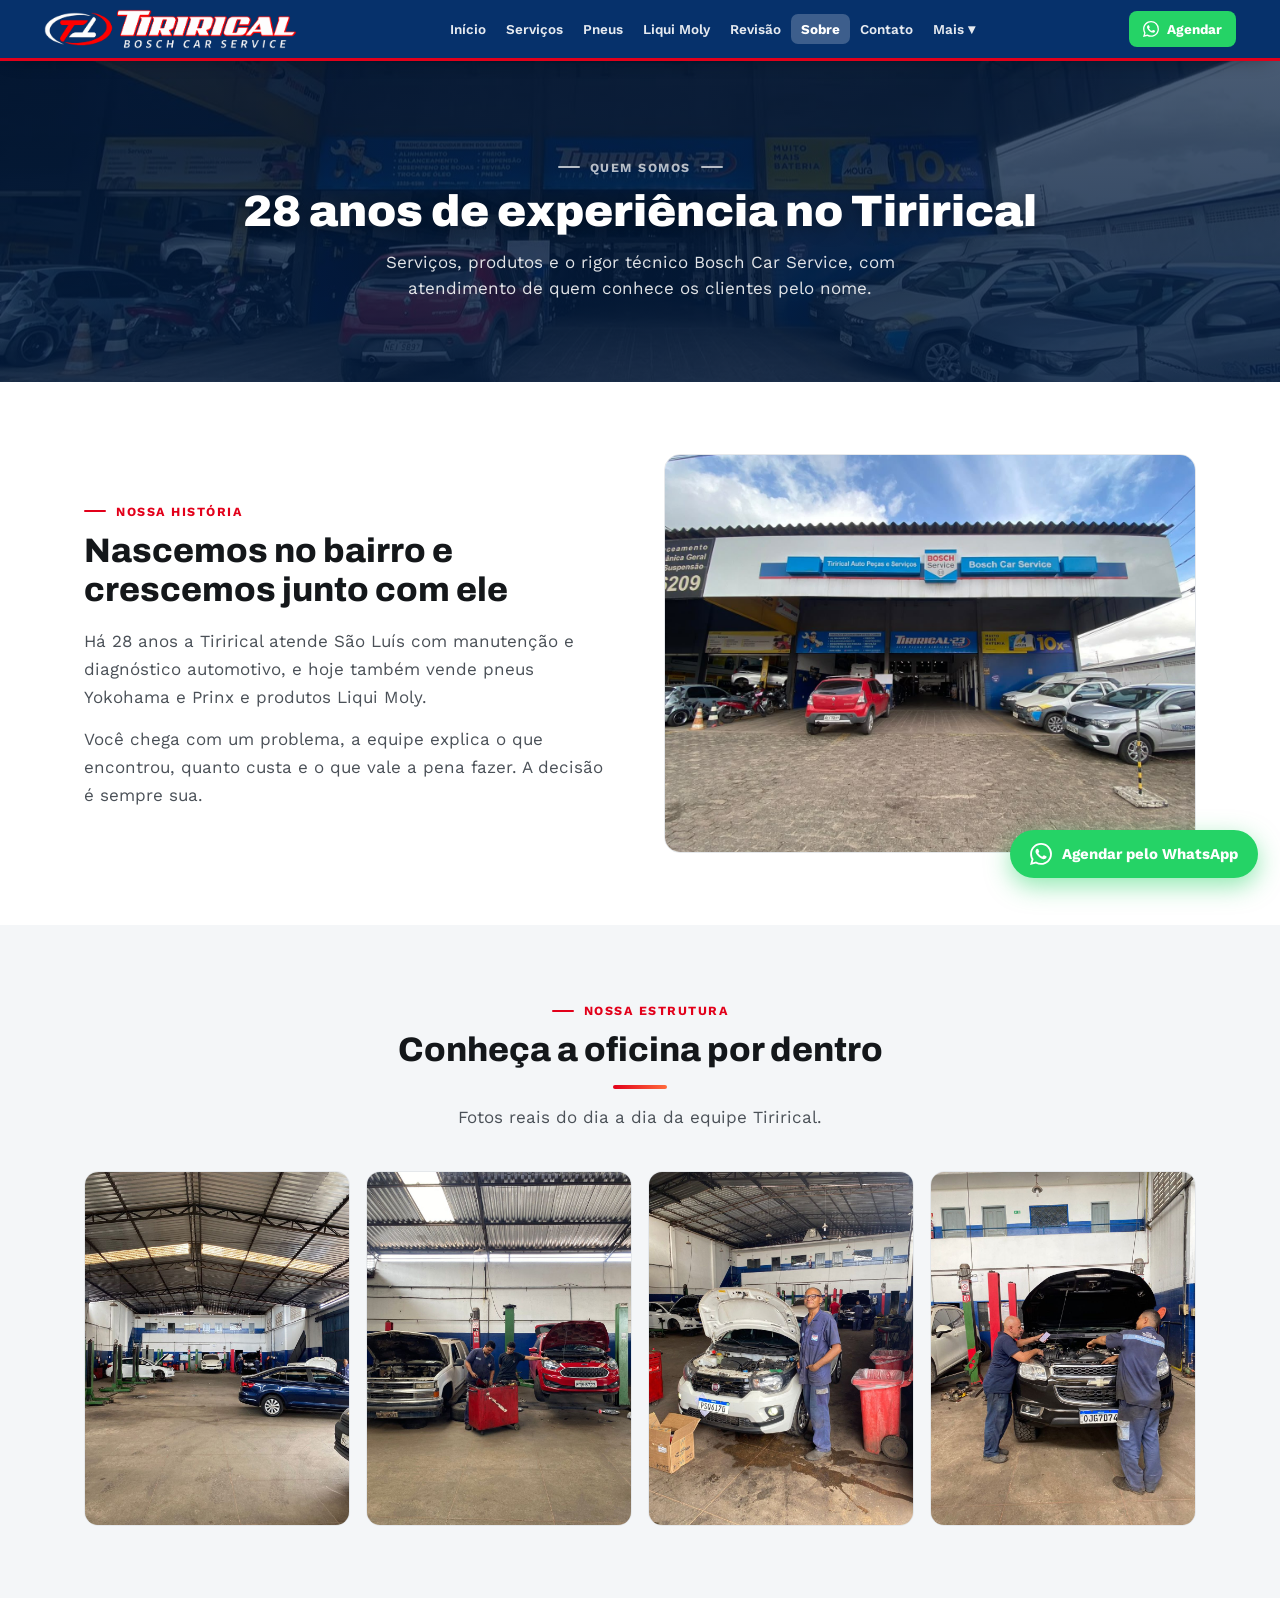
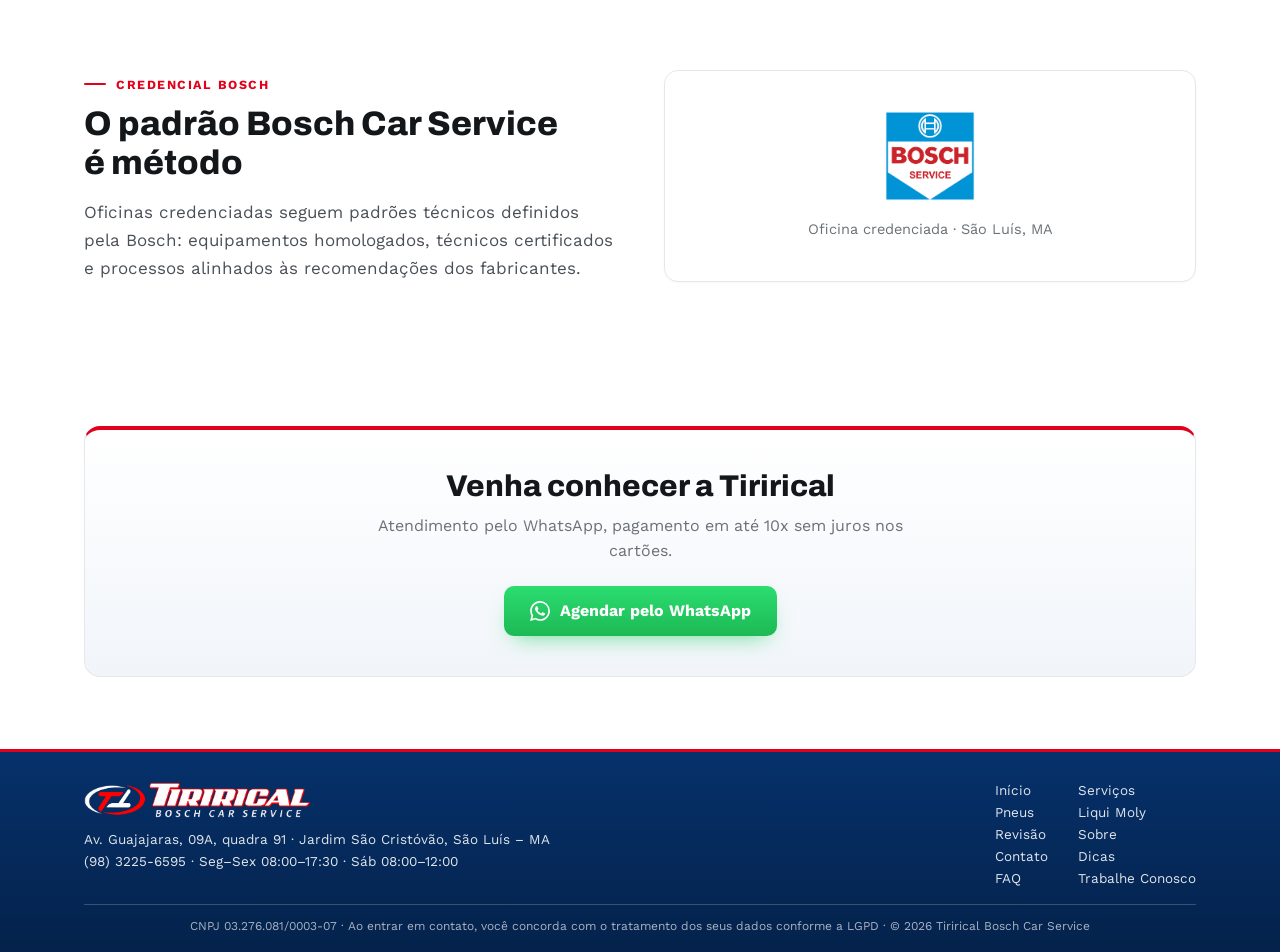
<file: sobre.html>
<!DOCTYPE html>
<html lang="pt-BR"><head><meta charset="utf-8"><meta name="viewport" content="width=device-width,initial-scale=1"><title>Sobre | Tirirical Bosch Car Service</title>
<link rel="preconnect" href="https://fonts.googleapis.com"><link rel="preconnect" href="https://fonts.gstatic.com" crossorigin>
<link href="https://fonts.googleapis.com/css2?family=Archivo:wght@600;700;800;900&family=Work+Sans:wght@400;500;600;700&display=swap" rel="stylesheet">
<link rel="stylesheet" href="site.css"><script src="site.js" defer></script></head><body>
<header class="hdr"><div class="in"><a class="brand" href="index.html"><img class="logo-t" src="assets/logo-tirirical.png" alt="Tirirical Bosch Car Service"></a>
<nav class="nav"><a href="index.html">Início</a><a href="servicos.html">Serviços</a><a href="pneus.html">Pneus</a><a href="liquimoly.html">Liqui Moly</a><a href="revisao.html">Revisão</a><a href="sobre.html" class="on">Sobre</a><a href="contato.html">Contato</a><div class="more"><span tabindex="0">Mais ▾</span><div class="panel"><a href="dicas.html">Dicas</a><a href="faq.html">FAQ</a><a href="trabalhe-conosco.html">Trabalhe Conosco</a></div></div></nav>
<a class="hcta" href="https://wa.me/559832256595?text=Vim%20da%20p%C3%A1gina%20Sobre.%20Gostaria%20de%20agendar%20uma%20visita." target="_blank" rel="noopener"><svg viewBox="0 0 24 24" fill="currentColor"><path d="M17.472 14.382c-.297-.149-1.758-.867-2.03-.967-.273-.099-.471-.148-.67.15-.197.297-.767.966-.94 1.164-.173.199-.347.223-.644.075-.297-.15-1.255-.463-2.39-1.475-.883-.788-1.48-1.761-1.653-2.059-.173-.297-.018-.458.13-.606.134-.133.298-.347.446-.52.149-.174.198-.298.298-.497.099-.198.05-.371-.025-.52-.075-.149-.669-1.612-.916-2.207-.242-.579-.487-.5-.669-.51-.173-.008-.371-.01-.57-.01-.198 0-.52.074-.792.372-.272.297-1.04 1.016-1.04 2.479 0 1.462 1.065 2.875 1.213 3.074.149.198 2.096 3.2 5.077 4.487.709.306 1.262.489 1.694.625.712.227 1.36.195 1.871.118.571-.085 1.758-.719 2.006-1.413.248-.694.248-1.289.173-1.413-.074-.124-.272-.198-.57-.347m-5.421 7.403h-.004a9.87 9.87 0 01-5.031-1.378l-.361-.214-3.741.982.998-3.648-.235-.374a9.86 9.86 0 01-1.51-5.26c.001-5.45 4.436-9.884 9.888-9.884 2.64 0 5.122 1.03 6.988 2.898a9.825 9.825 0 012.893 6.994c-.003 5.45-4.437 9.884-9.885 9.884m8.413-18.297A11.815 11.815 0 0012.05 0C5.495 0 .16 5.335.157 11.892c0 2.096.547 4.142 1.588 5.945L.057 24l6.305-1.654a11.882 11.882 0 005.683 1.448h.005c6.554 0 11.89-5.335 11.893-11.893a11.821 11.821 0 00-3.48-8.413Z"/></svg>Agendar</a>
<button class="burger" id="burger" aria-label="Menu"><svg width="20" height="20" viewBox="0 0 24 24" fill="none"><path d="M4 6h16M4 12h16M4 18h16" stroke="#fff" stroke-width="2" stroke-linecap="round"/></svg></button></div>
<div class="mpanel" id="mpanel"><a href="index.html">Início</a><a href="servicos.html">Serviços</a><a href="pneus.html">Pneus</a><a href="liquimoly.html">Liqui Moly</a><a href="revisao.html">Revisão</a><a href="sobre.html" class="on">Sobre</a><a href="contato.html">Contato</a><a href="dicas.html">Dicas</a><a href="faq.html">FAQ</a><a href="trabalhe-conosco.html">Trabalhe Conosco</a></div></header>
<section class="page-hero has-img" style="--bg:url(assets/fachada-nova.jpg);--pos:center 55%"><div class="wrap"><div class="eyebrow">Quem somos</div><h1>28 anos de experiência no Tirirical</h1><p>Serviços, produtos e o rigor técnico Bosch Car Service, com atendimento de quem conhece os clientes pelo nome.</p></div></section>
<section class="sec"><div class="wrap"><div class="split"><div><div class="eyebrow">Nossa história</div><h2 class="t">Nascemos no bairro e crescemos junto com ele</h2>
<p class="lead" style="margin-top:18px">Há 28 anos a Tirirical atende São Luís com manutenção e diagnóstico automotivo, e hoje também vende pneus Yokohama e Prinx e produtos Liqui Moly.</p>
<p class="lead" style="margin-top:14px">Você chega com um problema, a equipe explica o que encontrou, quanto custa e o que vale a pena fazer. A decisão é sempre sua.</p></div>
<div class="photo"><img src="assets/fachada-nova.jpg" alt="Fachada da Tirirical"></div></div></div></section>
<section class="sec alt"><div class="wrap"><div class="center mb"><div class="eyebrow">Nossa estrutura</div><h2 class="t">Conheça a oficina por dentro</h2><p class="lead mx" style="margin-top:14px">Fotos reais do dia a dia da equipe Tirirical.</p></div><div class="gal"><div class="photo"><img src="assets/oficina-interior.jpg" alt="Interior da oficina com elevadores e carros em atendimento" loading="lazy" style="object-position:center 45%"></div><div class="photo"><img src="assets/equipe-oficina.jpg" alt="Mecânicos trabalhando em dois veículos" loading="lazy" style="object-position:center 55%"></div><div class="photo"><img src="assets/equipe-mobi.jpg" alt="Mecânico Bosch Service ao lado de um carro em revisão" loading="lazy" style="object-position:center 40%"></div><div class="photo"><img src="assets/equipe-diagnostico.jpg" alt="Dois técnicos fazendo diagnóstico no motor de uma caminhonete" loading="lazy" style="object-position:center 45%"></div></div></div></section>
<section class="sec"><div class="wrap"><div class="split"><div><div class="eyebrow">Credencial Bosch</div><h2 class="t">O padrão Bosch Car Service é método</h2><p class="lead" style="margin-top:16px">Oficinas credenciadas seguem padrões técnicos definidos pela Bosch: equipamentos homologados, técnicos certificados e processos alinhados às recomendações dos fabricantes.</p></div>
<div class="card center" style="padding:40px"><img src="assets/bosch-car-service-logo.png" alt="Bosch Car Service" style="height:90px;width:auto"><p style="margin-top:14px">Oficina credenciada · São Luís, MA</p></div></div></div></section>
<section class="sec"><div class="wrap"><div class="cta-box"><h2>Venha conhecer a Tirirical</h2><p>Atendimento pelo WhatsApp, pagamento em até 10x sem juros nos cartões.</p><div class="row c"><a class="btn btn-wa" href="https://wa.me/559832256595?text=Vim%20da%20p%C3%A1gina%20Sobre.%20Gostaria%20de%20agendar%20uma%20visita." target="_blank" rel="noopener"><svg viewBox="0 0 24 24" fill="currentColor"><path d="M17.472 14.382c-.297-.149-1.758-.867-2.03-.967-.273-.099-.471-.148-.67.15-.197.297-.767.966-.94 1.164-.173.199-.347.223-.644.075-.297-.15-1.255-.463-2.39-1.475-.883-.788-1.48-1.761-1.653-2.059-.173-.297-.018-.458.13-.606.134-.133.298-.347.446-.52.149-.174.198-.298.298-.497.099-.198.05-.371-.025-.52-.075-.149-.669-1.612-.916-2.207-.242-.579-.487-.5-.669-.51-.173-.008-.371-.01-.57-.01-.198 0-.52.074-.792.372-.272.297-1.04 1.016-1.04 2.479 0 1.462 1.065 2.875 1.213 3.074.149.198 2.096 3.2 5.077 4.487.709.306 1.262.489 1.694.625.712.227 1.36.195 1.871.118.571-.085 1.758-.719 2.006-1.413.248-.694.248-1.289.173-1.413-.074-.124-.272-.198-.57-.347m-5.421 7.403h-.004a9.87 9.87 0 01-5.031-1.378l-.361-.214-3.741.982.998-3.648-.235-.374a9.86 9.86 0 01-1.51-5.26c.001-5.45 4.436-9.884 9.888-9.884 2.64 0 5.122 1.03 6.988 2.898a9.825 9.825 0 012.893 6.994c-.003 5.45-4.437 9.884-9.885 9.884m8.413-18.297A11.815 11.815 0 0012.05 0C5.495 0 .16 5.335.157 11.892c0 2.096.547 4.142 1.588 5.945L.057 24l6.305-1.654a11.882 11.882 0 005.683 1.448h.005c6.554 0 11.89-5.335 11.893-11.893a11.821 11.821 0 00-3.48-8.413Z"/></svg>Agendar pelo WhatsApp</a></div></div></div></section>
<footer class="ftr"><div class="wrap"><div class="fr"><div><a class="brand" href="index.html"><img class="logo-t" src="assets/logo-tirirical.png" alt="Tirirical Bosch Car Service"></a><div class="fi">Av. Guajajaras, 09A, quadra 91 · Jardim São Cristóvão, São Luís – MA<br>(98) 3225-6595 · Seg–Sex 08:00–17:30 · Sáb 08:00–12:00</div></div>
<nav><a href="index.html">Início</a><a href="servicos.html">Serviços</a><a href="pneus.html">Pneus</a><a href="liquimoly.html">Liqui Moly</a><a href="revisao.html">Revisão</a><a href="sobre.html">Sobre</a><a href="contato.html">Contato</a><a href="dicas.html">Dicas</a><a href="faq.html">FAQ</a><a href="trabalhe-conosco.html">Trabalhe Conosco</a></nav></div>
<div class="legal">CNPJ 03.276.081/0003-07 · Ao entrar em contato, você concorda com o tratamento dos seus dados conforme a LGPD · © 2026 Tirirical Bosch Car Service</div></div></footer>
<a class="fwa" href="https://wa.me/559832256595?text=Vim%20da%20p%C3%A1gina%20Sobre.%20Gostaria%20de%20agendar%20uma%20visita." target="_blank" rel="noopener"><svg viewBox="0 0 24 24" fill="currentColor"><path d="M17.472 14.382c-.297-.149-1.758-.867-2.03-.967-.273-.099-.471-.148-.67.15-.197.297-.767.966-.94 1.164-.173.199-.347.223-.644.075-.297-.15-1.255-.463-2.39-1.475-.883-.788-1.48-1.761-1.653-2.059-.173-.297-.018-.458.13-.606.134-.133.298-.347.446-.52.149-.174.198-.298.298-.497.099-.198.05-.371-.025-.52-.075-.149-.669-1.612-.916-2.207-.242-.579-.487-.5-.669-.51-.173-.008-.371-.01-.57-.01-.198 0-.52.074-.792.372-.272.297-1.04 1.016-1.04 2.479 0 1.462 1.065 2.875 1.213 3.074.149.198 2.096 3.2 5.077 4.487.709.306 1.262.489 1.694.625.712.227 1.36.195 1.871.118.571-.085 1.758-.719 2.006-1.413.248-.694.248-1.289.173-1.413-.074-.124-.272-.198-.57-.347m-5.421 7.403h-.004a9.87 9.87 0 01-5.031-1.378l-.361-.214-3.741.982.998-3.648-.235-.374a9.86 9.86 0 01-1.51-5.26c.001-5.45 4.436-9.884 9.888-9.884 2.64 0 5.122 1.03 6.988 2.898a9.825 9.825 0 012.893 6.994c-.003 5.45-4.437 9.884-9.885 9.884m8.413-18.297A11.815 11.815 0 0012.05 0C5.495 0 .16 5.335.157 11.892c0 2.096.547 4.142 1.588 5.945L.057 24l6.305-1.654a11.882 11.882 0 005.683 1.448h.005c6.554 0 11.89-5.335 11.893-11.893a11.821 11.821 0 00-3.48-8.413Z"/></svg><span>Agendar pelo WhatsApp</span></a>
</body></html>
</file>
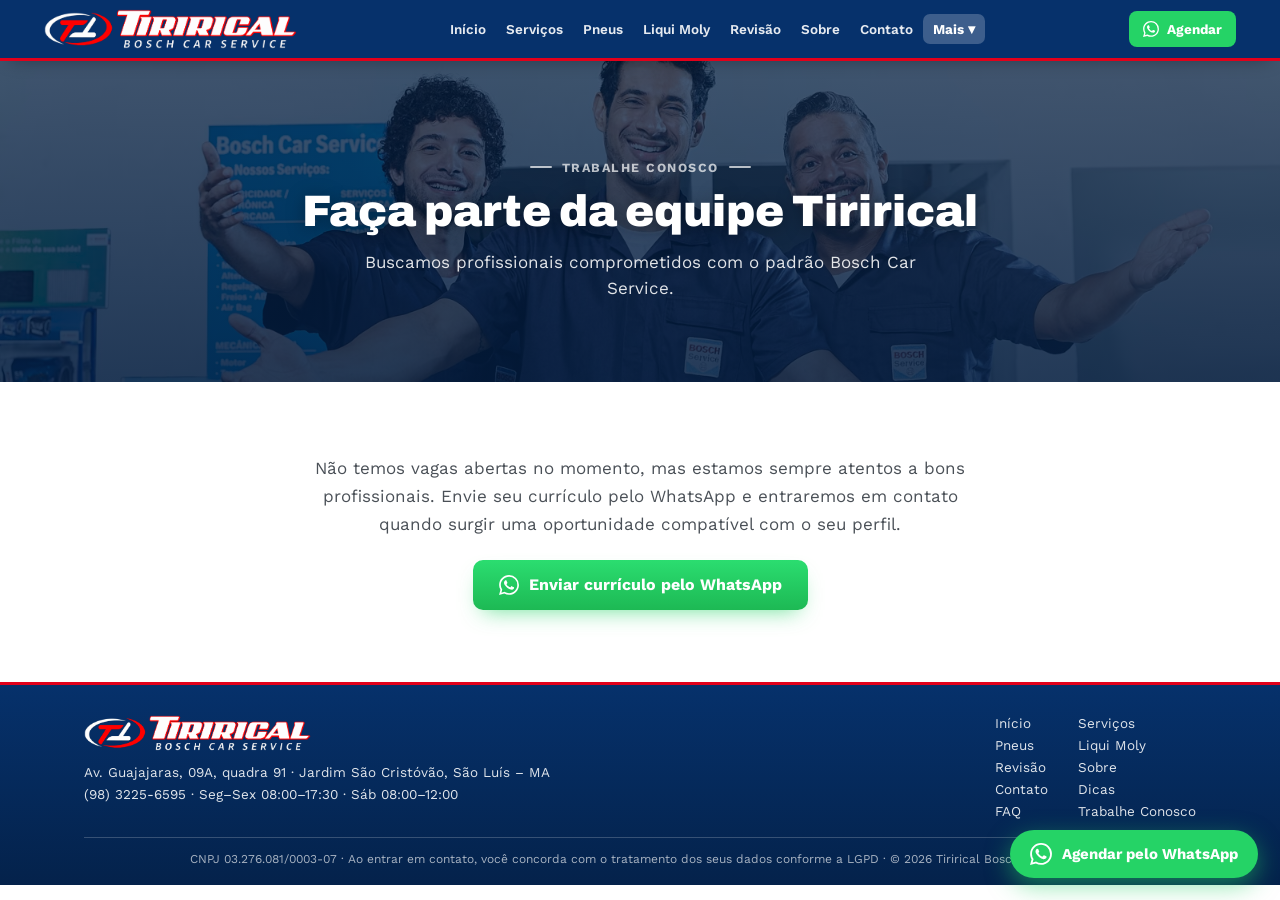
<file: trabalhe-conosco.html>
<!DOCTYPE html>
<html lang="pt-BR"><head><meta charset="utf-8"><meta name="viewport" content="width=device-width,initial-scale=1"><title>Trabalhe Conosco | Tirirical Bosch Car Service</title>
<link rel="preconnect" href="https://fonts.googleapis.com"><link rel="preconnect" href="https://fonts.gstatic.com" crossorigin>
<link href="https://fonts.googleapis.com/css2?family=Archivo:wght@600;700;800;900&family=Work+Sans:wght@400;500;600;700&display=swap" rel="stylesheet">
<link rel="stylesheet" href="site.css"><script src="site.js" defer></script></head><body>
<header class="hdr"><div class="in"><a class="brand" href="index.html"><img class="logo-t" src="assets/logo-tirirical.png" alt="Tirirical Bosch Car Service"></a>
<nav class="nav"><a href="index.html">Início</a><a href="servicos.html">Serviços</a><a href="pneus.html">Pneus</a><a href="liquimoly.html">Liqui Moly</a><a href="revisao.html">Revisão</a><a href="sobre.html">Sobre</a><a href="contato.html">Contato</a><div class="more"><span tabindex="0" class="on">Mais ▾</span><div class="panel"><a href="dicas.html">Dicas</a><a href="faq.html">FAQ</a><a href="trabalhe-conosco.html">Trabalhe Conosco</a></div></div></nav>
<a class="hcta" href="https://wa.me/559832256595?text=Ol%C3%A1%2C%20gostaria%20de%20enviar%20meu%20curr%C3%ADculo%20para%20trabalhar%20na%20Tirirical%20Bosch%20Car%20Service." target="_blank" rel="noopener"><svg viewBox="0 0 24 24" fill="currentColor"><path d="M17.472 14.382c-.297-.149-1.758-.867-2.03-.967-.273-.099-.471-.148-.67.15-.197.297-.767.966-.94 1.164-.173.199-.347.223-.644.075-.297-.15-1.255-.463-2.39-1.475-.883-.788-1.48-1.761-1.653-2.059-.173-.297-.018-.458.13-.606.134-.133.298-.347.446-.52.149-.174.198-.298.298-.497.099-.198.05-.371-.025-.52-.075-.149-.669-1.612-.916-2.207-.242-.579-.487-.5-.669-.51-.173-.008-.371-.01-.57-.01-.198 0-.52.074-.792.372-.272.297-1.04 1.016-1.04 2.479 0 1.462 1.065 2.875 1.213 3.074.149.198 2.096 3.2 5.077 4.487.709.306 1.262.489 1.694.625.712.227 1.36.195 1.871.118.571-.085 1.758-.719 2.006-1.413.248-.694.248-1.289.173-1.413-.074-.124-.272-.198-.57-.347m-5.421 7.403h-.004a9.87 9.87 0 01-5.031-1.378l-.361-.214-3.741.982.998-3.648-.235-.374a9.86 9.86 0 01-1.51-5.26c.001-5.45 4.436-9.884 9.888-9.884 2.64 0 5.122 1.03 6.988 2.898a9.825 9.825 0 012.893 6.994c-.003 5.45-4.437 9.884-9.885 9.884m8.413-18.297A11.815 11.815 0 0012.05 0C5.495 0 .16 5.335.157 11.892c0 2.096.547 4.142 1.588 5.945L.057 24l6.305-1.654a11.882 11.882 0 005.683 1.448h.005c6.554 0 11.89-5.335 11.893-11.893a11.821 11.821 0 00-3.48-8.413Z"/></svg>Agendar</a>
<button class="burger" id="burger" aria-label="Menu"><svg width="20" height="20" viewBox="0 0 24 24" fill="none"><path d="M4 6h16M4 12h16M4 18h16" stroke="#fff" stroke-width="2" stroke-linecap="round"/></svg></button></div>
<div class="mpanel" id="mpanel"><a href="index.html">Início</a><a href="servicos.html">Serviços</a><a href="pneus.html">Pneus</a><a href="liquimoly.html">Liqui Moly</a><a href="revisao.html">Revisão</a><a href="sobre.html">Sobre</a><a href="contato.html">Contato</a><a href="dicas.html">Dicas</a><a href="faq.html">FAQ</a><a href="trabalhe-conosco.html" class="on">Trabalhe Conosco</a></div></header>
<section class="page-hero has-img" style="--bg:url(assets/equipe-bosch.avif);--pos:center 45%"><div class="wrap"><div class="eyebrow">Trabalhe conosco</div><h1>Faça parte da equipe Tirirical</h1><p>Buscamos profissionais comprometidos com o padrão Bosch Car Service.</p></div></section><section class="sec"><div class="wrap center mx"><p class="lead">Não temos vagas abertas no momento, mas estamos sempre atentos a bons profissionais. Envie seu currículo pelo WhatsApp e entraremos em contato quando surgir uma oportunidade compatível com o seu perfil.</p><div class="row c mt"><a class="btn btn-wa" href="https://wa.me/559832256595?text=Ol%C3%A1%2C%20gostaria%20de%20enviar%20meu%20curr%C3%ADculo%20para%20trabalhar%20na%20Tirirical%20Bosch%20Car%20Service." target="_blank" rel="noopener"><svg viewBox="0 0 24 24" fill="currentColor"><path d="M17.472 14.382c-.297-.149-1.758-.867-2.03-.967-.273-.099-.471-.148-.67.15-.197.297-.767.966-.94 1.164-.173.199-.347.223-.644.075-.297-.15-1.255-.463-2.39-1.475-.883-.788-1.48-1.761-1.653-2.059-.173-.297-.018-.458.13-.606.134-.133.298-.347.446-.52.149-.174.198-.298.298-.497.099-.198.05-.371-.025-.52-.075-.149-.669-1.612-.916-2.207-.242-.579-.487-.5-.669-.51-.173-.008-.371-.01-.57-.01-.198 0-.52.074-.792.372-.272.297-1.04 1.016-1.04 2.479 0 1.462 1.065 2.875 1.213 3.074.149.198 2.096 3.2 5.077 4.487.709.306 1.262.489 1.694.625.712.227 1.36.195 1.871.118.571-.085 1.758-.719 2.006-1.413.248-.694.248-1.289.173-1.413-.074-.124-.272-.198-.57-.347m-5.421 7.403h-.004a9.87 9.87 0 01-5.031-1.378l-.361-.214-3.741.982.998-3.648-.235-.374a9.86 9.86 0 01-1.51-5.26c.001-5.45 4.436-9.884 9.888-9.884 2.64 0 5.122 1.03 6.988 2.898a9.825 9.825 0 012.893 6.994c-.003 5.45-4.437 9.884-9.885 9.884m8.413-18.297A11.815 11.815 0 0012.05 0C5.495 0 .16 5.335.157 11.892c0 2.096.547 4.142 1.588 5.945L.057 24l6.305-1.654a11.882 11.882 0 005.683 1.448h.005c6.554 0 11.89-5.335 11.893-11.893a11.821 11.821 0 00-3.48-8.413Z"/></svg>Enviar currículo pelo WhatsApp</a></div></div></section>
<footer class="ftr"><div class="wrap"><div class="fr"><div><a class="brand" href="index.html"><img class="logo-t" src="assets/logo-tirirical.png" alt="Tirirical Bosch Car Service"></a><div class="fi">Av. Guajajaras, 09A, quadra 91 · Jardim São Cristóvão, São Luís – MA<br>(98) 3225-6595 · Seg–Sex 08:00–17:30 · Sáb 08:00–12:00</div></div>
<nav><a href="index.html">Início</a><a href="servicos.html">Serviços</a><a href="pneus.html">Pneus</a><a href="liquimoly.html">Liqui Moly</a><a href="revisao.html">Revisão</a><a href="sobre.html">Sobre</a><a href="contato.html">Contato</a><a href="dicas.html">Dicas</a><a href="faq.html">FAQ</a><a href="trabalhe-conosco.html">Trabalhe Conosco</a></nav></div>
<div class="legal">CNPJ 03.276.081/0003-07 · Ao entrar em contato, você concorda com o tratamento dos seus dados conforme a LGPD · © 2026 Tirirical Bosch Car Service</div></div></footer>
<a class="fwa" href="https://wa.me/559832256595?text=Ol%C3%A1%2C%20gostaria%20de%20enviar%20meu%20curr%C3%ADculo%20para%20trabalhar%20na%20Tirirical%20Bosch%20Car%20Service." target="_blank" rel="noopener"><svg viewBox="0 0 24 24" fill="currentColor"><path d="M17.472 14.382c-.297-.149-1.758-.867-2.03-.967-.273-.099-.471-.148-.67.15-.197.297-.767.966-.94 1.164-.173.199-.347.223-.644.075-.297-.15-1.255-.463-2.39-1.475-.883-.788-1.48-1.761-1.653-2.059-.173-.297-.018-.458.13-.606.134-.133.298-.347.446-.52.149-.174.198-.298.298-.497.099-.198.05-.371-.025-.52-.075-.149-.669-1.612-.916-2.207-.242-.579-.487-.5-.669-.51-.173-.008-.371-.01-.57-.01-.198 0-.52.074-.792.372-.272.297-1.04 1.016-1.04 2.479 0 1.462 1.065 2.875 1.213 3.074.149.198 2.096 3.2 5.077 4.487.709.306 1.262.489 1.694.625.712.227 1.36.195 1.871.118.571-.085 1.758-.719 2.006-1.413.248-.694.248-1.289.173-1.413-.074-.124-.272-.198-.57-.347m-5.421 7.403h-.004a9.87 9.87 0 01-5.031-1.378l-.361-.214-3.741.982.998-3.648-.235-.374a9.86 9.86 0 01-1.51-5.26c.001-5.45 4.436-9.884 9.888-9.884 2.64 0 5.122 1.03 6.988 2.898a9.825 9.825 0 012.893 6.994c-.003 5.45-4.437 9.884-9.885 9.884m8.413-18.297A11.815 11.815 0 0012.05 0C5.495 0 .16 5.335.157 11.892c0 2.096.547 4.142 1.588 5.945L.057 24l6.305-1.654a11.882 11.882 0 005.683 1.448h.005c6.554 0 11.89-5.335 11.893-11.893a11.821 11.821 0 00-3.48-8.413Z"/></svg><span>Agendar pelo WhatsApp</span></a>
</body></html>
</file>
<file: site.css>
:root{--blue:#06316B;--blue-d:#042552;--red:#E2001A;--ink:#14171A;--mut:#6B7177;--bg:#F4F6F8;--line:#E5E8EB;--wa:#25D366;--wa-d:#1DA851}
*{box-sizing:border-box}html{scroll-behavior:smooth}
html{overflow-x:clip;max-width:100%}body{overflow-x:clip;max-width:100%;margin:0;font-family:'Work Sans',sans-serif;color:var(--ink);background:#fff;-webkit-font-smoothing:antialiased;overflow-x:hidden}
h1,h2,h3,h4{font-family:'Archivo',sans-serif;margin:0}p{margin:0}a{color:var(--blue);text-decoration:none}a:hover{color:var(--blue-d)}img{max-width:100%}
.wrap{max-width:1160px;margin:0 auto;padding:0 24px}
.sec{padding:72px 0}.sec.alt{background:var(--bg)}.sec.blue{background:var(--blue);color:#fff}.sec.sm{padding:48px 0}
.eyebrow{font-size:12.5px;font-weight:700;letter-spacing:1.5px;color:var(--red);margin-bottom:12px;text-transform:uppercase}.blue .eyebrow{color:rgba(255,255,255,.72)}
.t{font-size:clamp(24px,3vw,34px);font-weight:800;line-height:1.15;text-wrap:pretty}
.lead{font-size:17px;line-height:1.65;color:#4A5057}.blue .lead{color:rgba(255,255,255,.88)}
.center{text-align:center}.mx{max-width:700px;margin-left:auto;margin-right:auto}.mb{margin-bottom:40px}.mt{margin-top:22px}
.btn{display:inline-flex;align-items:center;gap:10px;font-weight:700;font-size:16px;padding:15px 26px;border-radius:10px;border:0;cursor:pointer;font-family:inherit}
.btn svg{width:20px;height:20px;flex-shrink:0}
.btn-wa{background:var(--wa);color:#fff}.btn-wa:hover{background:var(--wa-d);color:#fff}
.btn-line{border:1.5px solid rgba(255,255,255,.5);color:#fff}.btn-line:hover{border-color:#fff;color:#fff}
.row{display:flex;gap:14px;flex-wrap:wrap}.row.c{justify-content:center}
.grid{display:grid;gap:20px}.g2{grid-template-columns:repeat(auto-fit,minmax(min(300px,100%),1fr))}.g3{grid-template-columns:repeat(auto-fit,minmax(min(260px,100%),1fr))}.g4{grid-template-columns:repeat(auto-fit,minmax(210px,1fr))}
.card{background:#fff;border:1px solid var(--line);border-radius:14px;padding:26px}
.card h3{font-size:17px;font-weight:700}.card p{margin-top:8px;font-size:14.5px;color:var(--mut);line-height:1.55}
.split{display:flex;gap:48px;align-items:center;flex-wrap:wrap}.split>*{flex:1 1 420px;min-width:min(280px,100%)}
.chk{list-style:none;margin:0;padding:0;display:flex;flex-direction:column;gap:12px}.chk li{position:relative;padding-left:32px;font-size:15.5px;line-height:1.45}
.chk li::before{content:"";position:absolute;left:0;top:1px;width:22px;height:22px;border-radius:50%;background:var(--blue) url("data:image/svg+xml,%3Csvg xmlns='http://www.w3.org/2000/svg' viewBox='0 0 24 24' fill='none' stroke='white' stroke-width='3' stroke-linecap='round' stroke-linejoin='round'%3E%3Cpath d='M6 12l4 4 8-8'/%3E%3C/svg%3E") center/14px no-repeat}
.photo{border-radius:16px;overflow:hidden;border:1px solid var(--line);aspect-ratio:4/3}.photo img{width:100%;height:100%;object-fit:cover;display:block}
.hdr{position:sticky;top:0;z-index:60;background:var(--blue);border-bottom:3px solid var(--red)}
.hdr .in{max-width:1240px;margin:0 auto;display:flex;align-items:center;justify-content:space-between;gap:14px;padding:9px 24px}
.brand{display:flex;align-items:center;gap:10px;flex-shrink:0}.brand .lg{background:#fff;border-radius:8px;padding:4px 8px;display:flex}.brand .lg img{height:34px;width:auto;display:block}
.brand b{font-family:'Archivo',sans-serif;font-weight:800;font-size:17px;color:#fff;display:block;line-height:1.1}.brand small{font-size:10px;letter-spacing:1.4px;color:rgba(255,255,255,.78);font-weight:600}
.logo-t{height:40px;width:auto;display:block}.ftr .logo-t{height:36px}
.nav{display:flex;align-items:center}
.nav>a,.more>span{font-size:13.5px;font-weight:600;color:rgba(255,255,255,.9);padding:7px 10px;border-radius:7px;cursor:pointer;display:flex;gap:4px;align-items:center;user-select:none}
.nav>a:hover,.more>span:hover{background:rgba(255,255,255,.16);color:#fff}.nav>a.on,.more>span.on{background:rgba(255,255,255,.22);color:#fff;font-weight:700}
.more{position:relative}
.panel{visibility:hidden;opacity:0;position:absolute;top:calc(100% + 10px);right:0;background:var(--blue-d);border-radius:10px;padding:6px;min-width:190px;box-shadow:0 14px 30px rgba(0,0,0,.3);transition:opacity .15s,visibility 0s linear .35s}
.panel::before{content:"";position:absolute;left:-20px;right:-20px;top:-18px;height:18px}
.more:hover .panel,.more:focus-within .panel,.more.open .panel{visibility:visible;opacity:1;transition-delay:0s}
.panel a{display:block;font-size:13.5px;font-weight:500;color:rgba(255,255,255,.9);padding:9px 12px;border-radius:6px;white-space:nowrap}.panel a:hover{background:rgba(255,255,255,.16);color:#fff}
.hcta{display:flex;align-items:center;gap:8px;background:var(--wa);color:#fff;font-weight:700;font-size:13.5px;padding:10px 14px;border-radius:8px;white-space:nowrap}.hcta:hover{background:var(--wa-d);color:#fff}.hcta svg{width:16px;height:16px}
.burger{display:none;width:40px;height:40px;border-radius:8px;background:rgba(255,255,255,.16);border:0;cursor:pointer;align-items:center;justify-content:center}
.mpanel{display:none;background:var(--blue-d);padding:12px 24px 16px;flex-direction:column;gap:2px}.mpanel.open{display:flex}
.mpanel a{color:rgba(255,255,255,.92);font-weight:600;font-size:14.5px;padding:10px 8px;border-radius:6px}.mpanel a.on{background:rgba(255,255,255,.14);color:#fff;font-weight:800}
@media(max-width:1080px){.nav{display:none}.burger{display:flex}}
@media(min-width:1081px){.mpanel,.mpanel.open{display:none}}
.promo{background:var(--ink);color:#fff;text-align:center;font-size:14px;padding:9px 16px}.promo b{color:#FFD24D}.promo a{color:#fff;text-decoration:underline;margin-left:10px}
.hero{position:relative;overflow:hidden;background:#06316B}
.slides{position:relative;height:clamp(440px,54vw,600px)}
.slide{position:absolute;inset:0;opacity:0;transition:opacity .7s;pointer-events:none;display:flex;align-items:center}.slide.on{opacity:1;pointer-events:auto}
.slide>img{position:absolute;inset:0;width:100%;height:100%;object-fit:cover}
.slide::after{content:"";position:absolute;inset:0;background:linear-gradient(90deg,rgba(3,24,56,.88) 0%,rgba(3,24,56,.62) 48%,rgba(3,24,56,.12) 100%)}
.slide .wrap{position:relative;z-index:2;width:100%}.cap{max-width:560px;color:#fff}
.cap .eyebrow{color:#FFD24D}.cap h1{font-size:clamp(30px,4.6vw,52px);font-weight:900;line-height:1.08;text-wrap:pretty}.cap p{margin-top:16px;font-size:18px;line-height:1.55;color:rgba(255,255,255,.9)}.cap .row{margin-top:26px}
.arrow{position:absolute;top:50%;z-index:5;transform:translateY(-50%);width:44px;height:44px;border-radius:50%;border:0;background:rgba(255,255,255,.22);color:#fff;font-size:22px;cursor:pointer}.arrow:hover{background:rgba(255,255,255,.4)}.arrow.l{left:14px}.arrow.r{right:14px}
@media(max-width:1280px){.arrow{top:auto;bottom:10px;transform:none;width:36px;height:36px;font-size:18px}.arrow.l{left:calc(50% - 110px)}.arrow.r{right:calc(50% - 110px)}.slide .wrap{padding-bottom:36px}}
.dots{position:absolute;bottom:18px;left:0;right:0;z-index:5;display:flex;justify-content:center;gap:8px}.dots button{width:10px;height:10px;border-radius:50%;border:0;background:rgba(255,255,255,.5);cursor:pointer;padding:0}.dots button.on{background:#fff;width:26px;border-radius:6px}
.page-hero{background:var(--blue);color:#fff;padding:56px 0 48px;text-align:center}.page-hero h1{font-size:clamp(28px,4vw,44px);font-weight:900;line-height:1.1;text-wrap:pretty}.page-hero p{margin:14px auto 0;max-width:620px;font-size:17px;line-height:1.55;color:rgba(255,255,255,.88)}.page-hero .eyebrow{color:rgba(255,255,255,.7)}
.page-hero.has-img{background:linear-gradient(180deg,rgba(3,28,62,.72),rgba(3,28,62,.82)),var(--bg) var(--pos,center)/cover;padding:92px 0 80px}.page-hero.has-img h1{text-shadow:0 2px 18px rgba(0,0,0,.35)}
.page-hero.light{background:#fff;color:var(--ink);border-bottom:1px solid var(--line);padding:44px 0 48px}.page-hero.light h1{color:var(--ink)}.page-hero.light p{color:var(--mut)}.page-hero.light .eyebrow{color:var(--red)}.lm-banner{display:block;width:365px;max-width:100%;height:auto;margin:0 auto 26px}
.pwa{display:inline-flex;align-items:center;gap:5px;margin-top:10px;background:var(--wa);color:#fff;font-size:12px;font-weight:700;padding:6px 12px;border-radius:100px}.pwa:hover{background:var(--wa-d);color:#fff}.pwa svg{width:13px;height:13px}
.promo-card{border-radius:14px;padding:18px 20px;background:var(--ink);color:#fff;text-align:center;align-self:center}.promo-card b{font-family:'Archivo',sans-serif;font-size:24px;display:block;color:#FFD24D;line-height:1.1}.promo-card p{margin-top:6px;color:rgba(255,255,255,.85);font-size:14px;line-height:1.45}
.promo-img{display:block;border-radius:14px;overflow:hidden;border:1px solid var(--line);box-shadow:0 10px 24px -12px rgba(0,0,0,.35);transition:transform .2s}.promo-img:hover{transform:translateY(-3px)}.promo-img img{display:block;width:100%;height:auto}
.ph{border:2px dashed #C7CDD3;border-radius:14px;display:flex;flex-direction:column;align-items:center;justify-content:center;text-align:center;padding:20px;color:#8A9096;font-size:14px;line-height:1.4;background:#fff}.ph b{color:#5B6167;font-size:14.5px;display:block;margin-bottom:2px}
.gal{display:grid;grid-template-columns:repeat(auto-fit,minmax(230px,1fr));gap:16px}.gal>*{aspect-ratio:4/3}.gal .photo{border-radius:14px}
.brands{display:flex;gap:14px;flex-wrap:wrap;justify-content:center}.brands a{padding:14px 28px;border:1.5px solid var(--line);border-radius:10px;font-family:'Archivo',sans-serif;font-weight:800;font-size:17px;color:#3D4348;background:#fff}.brands a:hover{border-color:var(--blue);color:var(--blue)}
.stats{display:flex;gap:48px;justify-content:center;flex-wrap:wrap;text-align:center}.stats b{font-family:'Archivo',sans-serif;font-weight:900;font-size:52px;line-height:1;display:block}.stats span{font-size:14.5px;opacity:.85;display:block;margin-top:6px}
.quote{background:var(--bg);border:1px solid var(--line);border-radius:14px;padding:26px}.quote .st{color:#F5A623;font-size:18px}.quote p{margin-top:10px;font-size:15px;line-height:1.6;color:#4A5057;font-style:italic}.quote .who{margin-top:14px;font-size:14px;font-weight:700}.quote small{display:block;font-weight:400;color:#9AA0A6;font-size:12px}
.sec.alt .quote{background:#fff}
.rv{overflow:hidden;-webkit-mask-image:linear-gradient(90deg,transparent,#000 4%,#000 96%,transparent);mask-image:linear-gradient(90deg,transparent,#000 4%,#000 96%,transparent)}
.rv-track{display:flex;gap:20px;width:max-content;animation:rv 90s linear infinite}.rv:hover .rv-track{animation-play-state:paused}
.rv-track{align-items:stretch;padding:14px 4px 30px}
.rv-track .quote{width:360px;flex-shrink:0;background:#fff;border:1px solid #E3EAF0;border-radius:20px;padding:34px 30px 26px;display:flex;flex-direction:column;align-items:center;text-align:center;position:relative;box-shadow:0 18px 40px -24px rgba(6,49,107,.4),0 2px 6px rgba(0,0,0,.04);min-height:290px}
.rv-track .quote::before{content:"\201C";position:absolute;top:2px;left:50%;transform:translateX(-50%);font-family:'Archivo',sans-serif;font-weight:900;font-size:76px;line-height:1;color:var(--blue);opacity:.14;pointer-events:none}
.rv-track .quote .st{font-size:17px;letter-spacing:3px;color:#F5A623}
.rv-track .quote p{flex:1;display:flex;align-items:center;justify-content:center;margin:16px 0 20px;font-style:normal;font-size:15.5px;line-height:1.65;color:#3A4148}
.rv-track .quote .who{width:100%;border-top:1px solid #E8EEF3;padding-top:16px;margin-top:auto;font-family:'Archivo',sans-serif;font-size:14.5px;font-weight:800;color:var(--ink)}
.rv-track .quote small{font-family:'Work Sans',sans-serif;margin-top:3px;font-size:12px;color:#8A9096}
@keyframes rv{to{transform:translateX(calc(-50% - 10px))}}
@media(prefers-reduced-motion:reduce){.rv-track{animation:none}.rv{overflow-x:auto}}
.note{background:#fff;border-left:4px solid var(--red);padding:18px 22px;border-radius:0 10px 10px 0;font-size:17px;font-weight:700;margin-top:22px}
.cta-box{background:var(--bg);border:1px solid var(--line);border-radius:16px;padding:40px 28px;text-align:center}.cta-box h2{font-size:clamp(22px,2.8vw,30px);font-weight:800}.cta-box p{margin:12px auto 0;max-width:560px;color:var(--mut);font-size:16px;line-height:1.55}.cta-box .row{margin-top:22px}
.prod{text-align:center;padding:18px}.prod .im{aspect-ratio:1/1.3;display:flex;align-items:center;justify-content:center;margin-bottom:10px}.prod .im img{max-height:100%;object-fit:contain}.prod b{font-size:14px;display:block}.prod span{font-size:12.5px;color:#8A9096;display:block;margin-top:2px;line-height:1.4}
.tire{text-align:center;padding:20px}.tire .ph2{position:relative;aspect-ratio:1/1.4;margin-bottom:12px}.tire .ph2 img{position:absolute;inset:0;width:100%;height:100%;object-fit:contain;opacity:0}.tire .ph2 img:first-child{opacity:1}.tire b{font-size:14.5px;display:block}.tire span{font-size:12.5px;color:#8A9096;display:block;margin-top:2px}
@keyframes a2{0%,49%{opacity:1}50%,100%{opacity:0}}@keyframes b2{0%,49%{opacity:0}50%,99%{opacity:1}100%{opacity:0}}
@keyframes a3{0%,32%{opacity:1}33%,100%{opacity:0}}@keyframes b3{0%,32%{opacity:0}33%,65%{opacity:1}66%,100%{opacity:0}}@keyframes c3{0%,65%{opacity:0}66%,98%{opacity:1}100%{opacity:0}}
.tire:hover .n2 img:nth-child(1){animation:a2 1s steps(1) infinite}.tire:hover .n2 img:nth-child(2){animation:b2 1s steps(1) infinite}
.tire:hover .n3 img:nth-child(1){animation:a3 1.5s steps(1) infinite}.tire:hover .n3 img:nth-child(2){animation:b3 1.5s steps(1) infinite}.tire:hover .n3 img:nth-child(3){animation:c3 1.5s steps(1) infinite}
details{background:#fff;border:1px solid var(--line);border-radius:12px;margin-bottom:12px}summary{list-style:none;cursor:pointer;padding:18px 22px;font-family:'Archivo',sans-serif;font-weight:700;font-size:15.5px;display:flex;justify-content:space-between;gap:16px}summary::-webkit-details-marker{display:none}summary::after{content:"+";font-size:22px;color:var(--blue);transition:transform .2s}details[open] summary::after{transform:rotate(45deg)}details p{padding:0 22px 20px;font-size:15px;color:var(--mut);line-height:1.6}
.info{display:flex;flex-direction:column;gap:20px}.info div b{display:block;font-size:15px}.info div span{display:block;font-size:15px;color:var(--mut);margin-top:3px;line-height:1.5}
.ftr{background:var(--blue);color:#fff;padding:30px 0 16px}.ftr .fr{display:flex;justify-content:space-between;gap:28px;flex-wrap:wrap;align-items:flex-start}
.ftr .brand .lg img{height:30px}.ftr .fi{font-size:13.5px;line-height:1.65;color:rgba(255,255,255,.88);margin-top:10px}
.ftr nav{display:grid;grid-template-columns:repeat(2,auto);gap:6px 30px}.ftr nav a{color:rgba(255,255,255,.88);font-size:13.5px}.ftr nav a:hover{color:#fff}
.ftr .legal{border-top:1px solid rgba(255,255,255,.2);margin-top:18px;padding-top:12px;font-size:12px;color:rgba(255,255,255,.65);text-align:center;line-height:1.6}
.fwa{position:fixed;bottom:22px;right:22px;z-index:70;display:flex;align-items:center;gap:10px;background:var(--wa);color:#fff;font-weight:700;font-size:15px;padding:13px 20px;border-radius:100px;box-shadow:0 8px 24px rgba(37,211,102,.5)}.fwa:hover{background:var(--wa-d);color:#fff}.fwa svg{width:22px;height:22px}
@media(max-width:560px){.fwa span{display:none}.fwa{padding:14px}.sec{padding:52px 0}}

.mpanel{max-height:calc(100vh - 70px);overflow-y:auto}
.brand{min-width:0}.logo-t{max-width:100%}
@media(max-width:640px){
.hdr .in{padding:8px 14px;gap:10px}
.logo-t{height:30px}.ftr .logo-t{height:30px}
.hcta{display:none}
.burger{width:42px;height:42px;flex-shrink:0}
.promo{font-size:12.5px;padding:8px 12px;line-height:1.4}
.slides{height:auto;min-height:560px}
.slide{padding:44px 0 84px}
.slide::after{background:linear-gradient(180deg,rgba(3,24,56,.72),rgba(3,24,56,.88))}
.cap h1{font-size:30px}.cap p{font-size:15.5px;margin-top:12px}.cap .row{margin-top:20px;gap:10px}
.cap .btn{width:100%;justify-content:center}
.dots{bottom:20px}.arrow{bottom:12px}.arrow.l{left:calc(50% - 100px)}.arrow.r{right:calc(50% - 100px)}
.btn{font-size:15px;padding:14px 20px}
.sec{padding:44px 0}.sec.sm{padding:32px 0}
.wrap{padding:0 18px}
.t{font-size:24px}.lead{font-size:15.5px}
.page-hero{padding:40px 0 36px}.page-hero.has-img{padding:56px 0 48px}.page-hero p{font-size:15.5px}
.stats{gap:24px}.stats b{font-size:38px}
.cta-box{padding:28px 18px}
.rv-track .quote{width:290px;padding:30px 22px 22px;min-height:260px}
.ftr .fr{flex-direction:column;gap:18px}.ftr nav{grid-template-columns:repeat(2,1fr);width:100%}
.note{font-size:15.5px;padding:14px 16px}
.brands a{padding:11px 18px;font-size:15px}
.info div span{word-break:break-word}
.photo iframe{min-height:300px}
}
@media(max-width:380px){.logo-t{height:26px}.cap h1{font-size:27px}}

/* ===== Acabamento premium ===== */
.sec.blue{position:relative;background:radial-gradient(900px 340px at 12% -10%,rgba(255,255,255,.10),transparent 60%),radial-gradient(700px 320px at 92% 110%,rgba(226,0,26,.20),transparent 60%),linear-gradient(135deg,#0A3F87 0%,#06316B 55%,#04224B 100%);overflow:hidden}
.sec.blue::before{content:"";position:absolute;inset:0;background:repeating-linear-gradient(135deg,rgba(255,255,255,.035) 0 2px,transparent 2px 22px);pointer-events:none}
.sec.blue>.wrap{position:relative}
.stats{gap:0;align-items:stretch}
.stats>div{position:relative;padding:6px 44px}
.stats>div+div::before{content:"";position:absolute;left:0;top:14%;bottom:14%;width:1px;background:linear-gradient(180deg,transparent,rgba(255,255,255,.4),transparent)}
.stats b{font-size:clamp(46px,6vw,68px);letter-spacing:-1px;background:linear-gradient(180deg,#fff 20%,#FFD24D 120%);-webkit-background-clip:text;background-clip:text;color:transparent;-webkit-text-fill-color:transparent;filter:drop-shadow(0 6px 18px rgba(0,0,0,.35))}
.stats b::after{content:"";display:block;width:34px;height:3px;border-radius:3px;background:var(--red);margin:12px auto 0}
.stats span{font-size:12.5px;font-weight:600;letter-spacing:1.6px;text-transform:uppercase;opacity:1;color:rgba(255,255,255,.82);margin-top:12px}
.sec.blue .lead.center{font-size:18px;line-height:1.7;max-width:760px;padding-top:26px;border-top:1px solid rgba(255,255,255,.16);color:rgba(255,255,255,.9)}
.lead strong,.lead b{color:#FFD24D;font-weight:700}
.eyebrow{display:inline-flex;align-items:center;gap:10px}
.eyebrow::before{content:"";width:22px;height:2px;background:currentColor;border-radius:2px}
.center>.eyebrow,.center .eyebrow{justify-content:center}.page-hero .eyebrow::after{content:"";width:22px;height:2px;background:currentColor;border-radius:2px}
.center>.t::after,.mx>.t::after,.mb>.t::after{content:"";display:block;width:54px;height:4px;border-radius:4px;background:linear-gradient(90deg,var(--red),#FF6B3D);margin:16px auto 0}
.card{transition:transform .25s,box-shadow .25s,border-color .25s;box-shadow:0 1px 2px rgba(0,0,0,.03)}
.card:hover{transform:translateY(-4px);box-shadow:0 22px 40px -22px rgba(6,49,107,.45);border-color:#C9D6E6}
.grid.g3>.card:not(.tire):not(.prod),.grid.g2>.card{border-top:3px solid var(--blue)}
.btn-wa{background:linear-gradient(180deg,#2BDD70,#1DB954);box-shadow:0 10px 22px -10px rgba(37,211,102,.7);transition:transform .2s,box-shadow .2s}
.btn-wa:hover{transform:translateY(-2px);box-shadow:0 16px 28px -10px rgba(37,211,102,.8);background:linear-gradient(180deg,#2BDD70,#1DB954)}
.cta-box{position:relative;overflow:hidden;background:linear-gradient(180deg,#fff,#F1F5FA);border-top:4px solid var(--red)}
.page-hero:not(.light){background-image:radial-gradient(700px 260px at 85% 0%,rgba(226,0,26,.22),transparent 60%),linear-gradient(135deg,#0A3F87,#06316B 60%,#04224B)}
.page-hero.has-img{background-image:linear-gradient(180deg,rgba(3,28,62,.72),rgba(3,28,62,.86)),var(--bg)}
.page-hero h1{text-shadow:0 3px 20px rgba(0,0,0,.3)}
.note{background:linear-gradient(90deg,#FFF3F3,#fff);box-shadow:0 10px 24px -18px rgba(226,0,26,.5)}
.ftr{background:linear-gradient(180deg,#06316B,#04224B);border-top:3px solid var(--red)}
.hdr{box-shadow:0 6px 20px -10px rgba(0,0,0,.45)}
@media(max-width:640px){.stats>div{padding:10px 18px;width:50%}.stats>div:nth-child(3){width:100%}.stats>div:nth-child(3)::before{display:none}.stats>div:nth-child(2)::before{display:block}.sec.blue .lead.center{font-size:15.5px}}
.brands{gap:16px;align-items:center}.brands a{display:flex;align-items:center;justify-content:center;padding:16px 26px;height:70px;background:#fff;border:1px solid var(--line);border-radius:12px;transition:transform .2s,box-shadow .2s}.brands a:hover{transform:translateY(-3px);box-shadow:0 14px 26px -16px rgba(6,49,107,.5)}.brands img{width:auto;max-width:130px;display:block}
@media(max-width:640px){.brands a{padding:12px 16px;height:58px}.brands img{max-width:96px;transform:scale(.85)}}
.gal{grid-template-columns:repeat(auto-fit,minmax(min(260px,100%),1fr))}.gal .photo{aspect-ratio:3/4;transition:transform .3s,box-shadow .3s}.gal .photo:hover{transform:translateY(-4px);box-shadow:0 22px 40px -22px rgba(6,49,107,.5)}.gal .photo img{transition:transform .5s}.gal .photo:hover img{transform:scale(1.04)}
</file>
